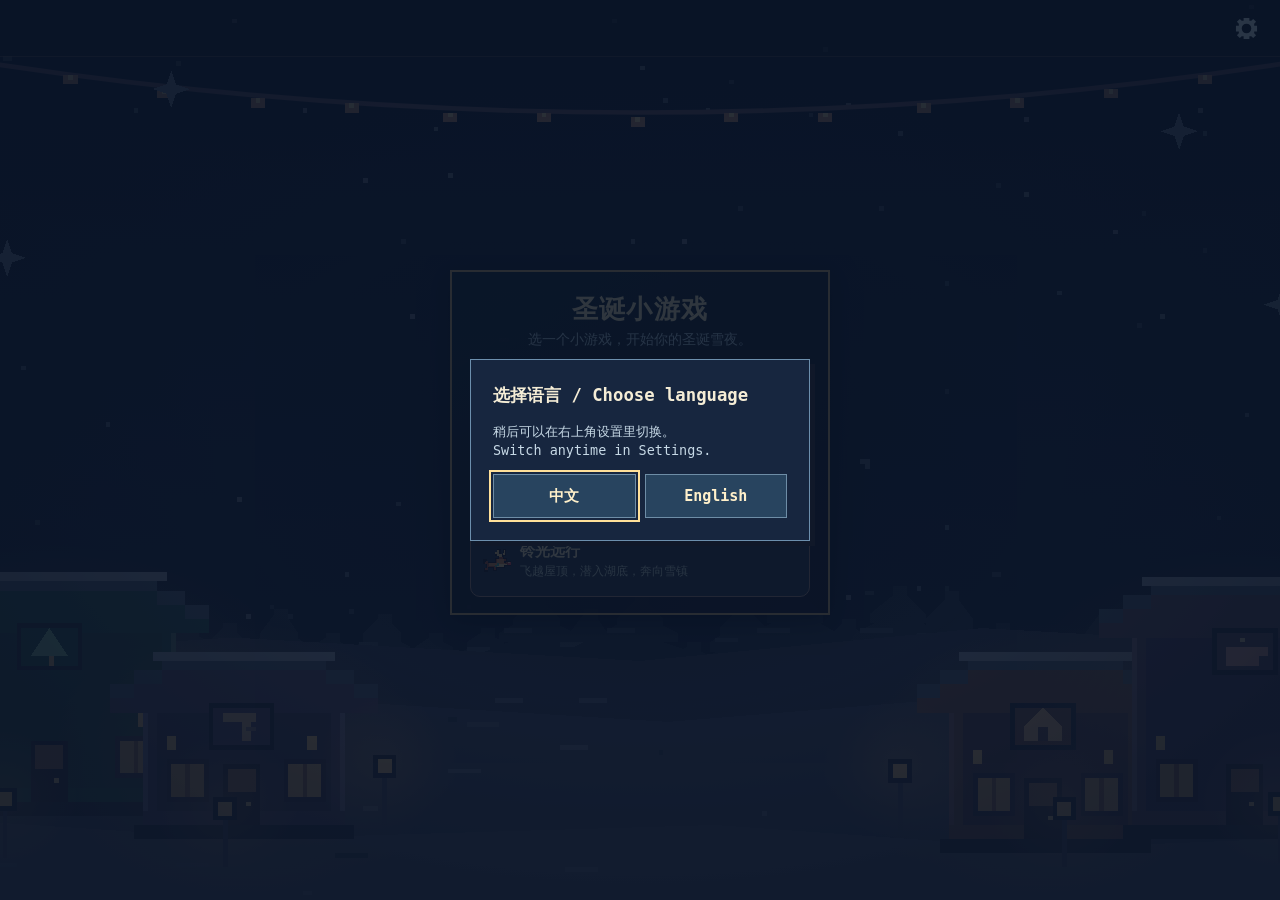
<file: index.html>
<!doctype html>
<html lang="zh-CN"><head><meta charset="utf-8"><meta name="viewport" content="width=device-width,initial-scale=1,viewport-fit=cover"><meta name="theme-color" content="#11162b"><meta name="description" content="松针雪夜圣诞小游戏合集。垒松树、造树工坊、搭姜饼屋、雪夜可可铺与铃光远行。"><title>松针雪夜 · 圣诞小游戏</title><link rel="icon" href="./assets/pixel-leaf.svg" type="image/svg+xml"><link rel="stylesheet" href="./style.css?v=bellbound-1"><script defer src="./game-core.js?v=journey-18"></script><script defer src="./locale.js?v=bellbound-1"></script><script defer src="./share.js?v=keepsake-29"></script><script defer src="./journey-finale.js?v=journey-18"></script><script defer src="./audio.js?v=audio-21" data-mode="tree"></script><script defer src="./game.js?v=cocoa-26"></script><style>.panel.settlement-panel #shareActions{grid-template-columns:repeat(3,minmax(0,1fr));gap:5px}.panel.settlement-panel #shareActions button{min-width:0;white-space:normal;overflow-wrap:anywhere;line-height:1.18}</style></head>
<body><main class="shell is-arcade" id="shell"><div class="arcade-backdrop" aria-hidden="true"></div>
<header class="mast"><h1 class="brand" data-l10n="brand">松针雪夜</h1><details id="settingsMenu" class="settings-menu"><summary id="settingsToggle" data-l10n-aria="settings" aria-label="设置"><svg viewBox="0 0 24 24" width="23" height="23" aria-hidden="true"><path fill="currentColor" d="M9 1h6v3h2l2-2 3 3-2 2v2h3v6h-3v2l2 2-3 3-2-2h-2v3H9v-3H7l-2 2-3-3 2-2v-2H1V9h3V7L2 5l3-3 2 2h2zm3 6a5 5 0 1 0 0 10 5 5 0 0 0 0-10"/></svg></summary><div class="settings"><button class="help-toggle" type="button" id="helpToggle" aria-expanded="false" aria-controls="rules"><span data-l10n="help">玩法</span></button><label class="sense" for="sensitivity"><span data-l10n="sensitivity">灵敏度</span> <select id="sensitivity" data-l10n-aria="sensitivity"><option value="low" data-l10n="low">低</option><option value="medium" selected data-l10n="medium">标准</option><option value="high" data-l10n="high">高</option></select></label><button id="languageToggle" class="language-toggle" type="button" aria-label="选择语言" data-l10n-aria="language" aria-haspopup="dialog" aria-controls="languagePicker" aria-expanded="false"><span aria-hidden="true">🌐</span><span id="languageBadge" aria-hidden="true">中</span></button><button id="music" class="sound" type="button" data-pine-audio="music" aria-pressed="true">背景音乐 · 开</button><button id="sound" class="sound" type="button" data-pine-audio="sfx" aria-pressed="true"><span>操作音效 · 开</span></button><button type="button" id="focusToggle" class="focus-toggle" aria-pressed="false" aria-label="打开放大模式">↗</button></div></details></header>
<section class="stage">
<div class="play">
<div class="frame">
<div class="screen" id="screen" data-scene="0">
<div class="journey-scenes" aria-hidden="true"><span class="journey-land journey-forest"></span><span class="journey-land journey-bridge"></span><span class="journey-land journey-village"></span><span class="journey-lit journey-forest-lit"></span><span class="journey-lit journey-bridge-lit"></span><span class="journey-lit journey-village-lit"></span></div>
<div class="readout"><div class="hud" aria-label="游戏状态" data-l10n-aria="hud"><div><span data-l10n="score">分数</span><b id="score">000</b></div><div><span data-l10n="combo">连击</span><b id="combo">0<span> / 4</span></b></div><div><span data-l10n="levels">层数</span><b id="progress">0<span> 层</span></b></div><div><span data-l10n="wobble">晃动</span><b id="risk">0<span>%</span></b></div></div>
<div class="chapter"><span id="hearts" aria-label="生命 5">♥♥♥♥♥</span><span id="wind">无风</span><b id="chapter">稳稳起步</b></div>
</div>

<button type="button" id="focusLanguageToggle" class="language-toggle focus-language" aria-label="选择语言" data-l10n-aria="language" aria-haspopup="dialog" aria-controls="languagePicker" aria-expanded="false"><span aria-hidden="true">🌐</span><span id="focusLanguageBadge" aria-hidden="true">中</span></button>
<div id="skillTip" class="skill-tip" role="status" aria-live="polite" aria-atomic="true" hidden><span id="skillTipIcon" aria-hidden="true"></span><div><strong id="skillTipTitle"></strong><small id="skillTipText"></small></div></div>
<div id="riskHint" class="risk-hint" role="status" aria-live="polite" aria-atomic="true" hidden></div>
<div class="buffs" id="buffs" hidden aria-hidden="true"></div>
<canvas id="field" aria-label="游戏场地：按左右键移动雪橇，用树顶接住松枝" data-l10n-aria="field" width="640" height="420"></canvas>
<div class="banner" id="banner" hidden aria-hidden="true"></div><div id="eventHud" class="event-hud" role="status" aria-live="polite" aria-atomic="true" hidden></div>
<canvas id="journeyFinale" width="640" height="420" aria-hidden="true" hidden></canvas>
<button id="skipFinale" class="skip-finale" type="button" data-l10n="skipFinale" hidden>跳过动画</button>
<div class="panel" id="panel"><div class="card">
<div id="panelIcon" class="panel-icon" hidden aria-hidden="true">✦</div>
<p id="panelTag" class="panel-tag" hidden></p>
<h2 id="panelTitle" data-l10n="readyTitle">圣诞小游戏</h2>
<div id="resultScore" class="result-score" hidden><strong id="resultScoreValue">0</strong><span data-l10n="scoreUnit">分</span></div>
<p id="panelText" data-l10n="readyText">选一个小游戏，开始你的圣诞雪夜。</p>
<div class="mode-grid">
<button id="start" type="button" class="mode-card tree-mode"><span data-l10n="treeGame">垒松树</span><small data-l10n="treeDesc">接松枝，垒圣诞树</small></button>
<a id="gingerbreadHome" class="workshop-home mode-card gingerbread-home" href="./gingerbread/"><span data-l10n="gingerbreadGame">搭姜饼屋</span><small data-l10n="gingerbreadDesc">接姜饼，拼出小屋</small></a>
<button id="workshopHome" class="workshop-home mode-card workshop-mode" type="button" aria-haspopup="dialog" aria-controls="workshopDialog"><span data-l10n="workshop">造树工坊</span><small data-l10n="workshopDesc">自由造树和装饰</small></button>
<a id="cocoaHome" class="workshop-home mode-card cocoa-mode" href="./cocoa/"><span data-l10n="cocoaGame">雪夜可可铺</span><small data-l10n="cocoaDesc">调热可可，招待雪夜客人</small></a>
<a class="workshop-home mode-card bellbound-mode" href="./bellbound/"><span data-l10n="bellboundGame">铃光远行</span><small data-l10n="bellboundDesc">飞越屋顶，潜入湖底，奔向雪镇</small></a>
</div>
<div id="shareActions" class="share-actions" hidden>
<button id="saveTree" type="button" aria-disabled="true"><span data-l10n="save">保存我的树</span></button>
<button id="shareTree" type="button" aria-disabled="true"><span data-l10n="share">分享</span></button>
<button id="copyTreeLink" type="button">复制游戏链接</button>
</div>
<p id="shareStatus" class="share-status" role="status" hidden></p>
<label id="shareLinkLabel" class="share-link" hidden><span data-l10n="copy">复制游戏链接</span>
<input id="shareLink" type="url" readonly spellcheck="false">
</label>

<p id="panelFine" class="panel-fine"></p>
</div><canvas id="settlementTree" width="520" height="610" hidden aria-hidden="true"></canvas></div></div>
<div class="controls" id="controls"><button id="left" type="button" aria-label="向左移动" data-l10n-aria="left"><svg viewBox="0 0 16 16" aria-hidden="true"><path fill="currentColor" d="M2 7h2V5h2V3h2v4h6v3H8v4H6v-2H4v-2H2z"/></svg></button><p><span class="deskHint"><span data-l10n="keyboard">键盘</span> <kbd>←</kbd> <kbd>→</kbd> <span data-l10n="or">或</span> <kbd>A</kbd> <kbd>D</kbd></span><span class="touchHint" data-l10n="touch">点按或长按下方左右箭头</span></p><button id="right" type="button" aria-label="向右移动" data-l10n-aria="right"><svg viewBox="0 0 16 16" aria-hidden="true"><path fill="currentColor" d="M14 7h-2V5h-2V3H8v4H2v3h6v4h2v-2h2v-2h2z"/></svg></button></div>
</div><div class="footer"><span id="best">最高 0 层 · 最高 0 分</span></div><div id="announcer" class="sr" role="status"></div>
</div><aside class="rules" id="rules" hidden aria-labelledby="rulesTitle">
<div class="rail-head"><h2 id="rulesTitle" data-l10n="help">玩法</h2><button type="button" id="helpClose" aria-label="收起玩法" data-l10n-aria="closeHelp">×</button></div>
<div class="rule"><span class="badge leaf">✿</span><span><b data-l10n="rule1">树顶接叶</b><small data-l10n="rule1body">手机用下方箭头；松枝接得越准，分越高</small></span></div>
<div class="rule"><span class="badge coal">◒</span><span><b data-l10n="rule2">别让树倒</b><small data-l10n="rule2body">松叶漏接 −10 分、−1 心</small></span></div>
<div class="rule"><span class="badge light">✦</span><span><b data-l10n="rule3">4 连准触发彩灯雨</b><small data-l10n="rule3body">平时也会掉灯串；接住可挂树、加分并稳固</small></span></div>
<div class="rule"><span class="badge power-icon">◇</span><span><b data-l10n="rule4">压缩 · 加宽 · 吸附</b><small data-l10n="rule4body">用树顶接住道具，漏接不扣分</small></span></div>
<div class="rule"><span class="badge light">♢</span><span><b data-l10n="rule5">200 分后 · 随机访客</b><small data-l10n="rule5body">小心反转和冷色驯鹿；圣诞老人会推正树底</small></span></div>
</aside>
</section></main>
<dialog id="workshopDialog" class="workshop-dialog" aria-labelledby="workshopTitle">
  <header><div><h2 id="workshopTitle" data-l10n="workshop">造树工坊</h2><p id="workshopStatus">自由搭树，不计分。</p></div><button id="workshopBack" type="button">返回首页</button></header>
  <iframe id="workshopFrame" title="造树工坊" data-l10n-title="workshop"></iframe>
</dialog>
<dialog id="languagePicker" class="language-picker" aria-labelledby="languageTitle">
  <h2 id="languageTitle">选择语言 <span lang="en">/ Choose language</span></h2>
  <p>稍后可以在右上角设置里切换。<br><span lang="en">Switch anytime in Settings.</span></p>
  <div class="language-options"><button type="button" id="languageZH" lang="zh-CN">中文</button><button type="button" id="languageEN" lang="en">English</button></div>
  <button type="button" id="languageBack" class="language-back" data-l10n="cancel" hidden>返回</button>
</dialog></body></html>
</file>
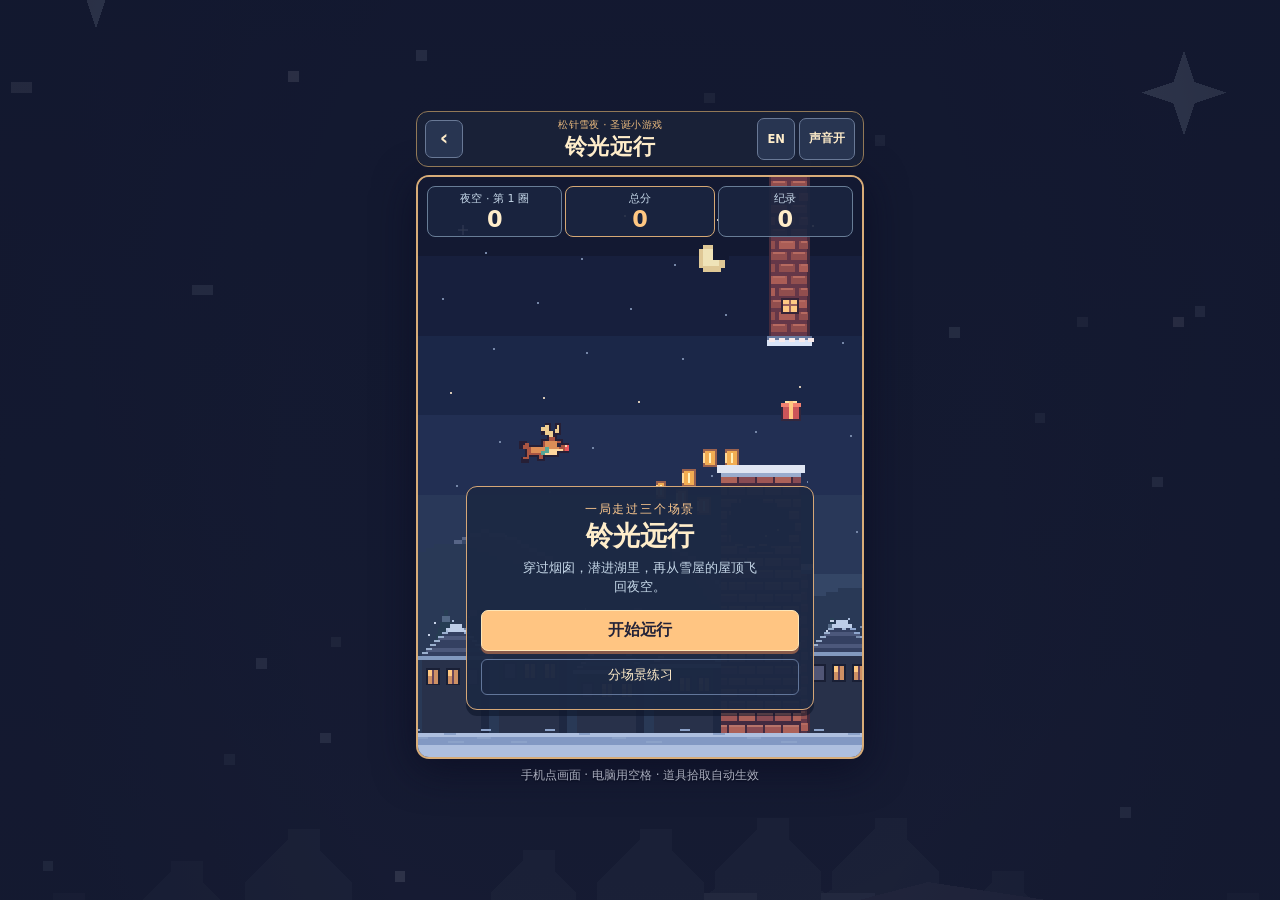
<file: bellbound/index.html>
<!doctype html>
<html lang="zh-CN"><head><meta charset="utf-8"><meta name="viewport" content="width=device-width,initial-scale=1,viewport-fit=cover">
<meta name="theme-color" content="#171f36"><meta name="description" content="从夜空钻入湖底，带着铃光回到雪镇。海陆空三段旅程，圈圈加速。">
<title>铃光远行 · Bellbound</title>
<link rel="icon" href="./deer.svg" type="image/svg+xml"><link rel="stylesheet" href="./style.css?v=release-1">
<script defer src="./core.js?v=release-1"></script><script defer src="./art.js?v=release-1"></script><script defer src="./postcard.js?v=release-1"></script><script defer src="./app.js?v=release-1"></script></head>
<body><main>
<header><a class="tool back-tool" id="arcade" href="../" aria-label="返回游戏合集" title="返回游戏合集">‹</a><div class="mast"><p data-t="brand">松针雪夜 · 圣诞小游戏</p><h1 data-t="title">铃光远行</h1></div>
<div class="tools"><button class="tool" id="lang" type="button" aria-label="Switch to English">EN</button><button class="tool" id="sound" type="button" aria-pressed="true">声音</button><button class="tool" id="pause" type="button" data-t="pause" hidden>暂停</button></div></header>
<section class="board" id="board" aria-labelledby="heading">
<canvas id="scene" width="224" height="292" aria-hidden="true"></canvas>
<div class="hud"><div><span id="world">夜空 · 第 1 圈</span><output id="collect">0</output></div><div class="score"><span data-t="score">总分</span><output id="score">0</output></div><div><span data-t="best">纪录</span><output id="best">0</output></div></div>
<div class="ann" aria-live="polite"><b id="notice" hidden></b></div>
<div class="power" aria-label="Power-ups"><span id="dash" hidden></span><span id="shield" hidden></span><span id="magnet" hidden></span></div>
<div class="overlay" id="overlay"><div class="card">
<p id="eyebrow" class="eyebrow"></p><h2 id="heading">铃光远行</h2><p id="intro"></p>
<div class="results" id="results" hidden><div><span data-t="coins">金币</span><b id="lastCoins">0</b></div><div><span data-t="fish">吃到的鱼</span><b id="lastFish">0</b></div></div>
<button id="primary" type="button" class="gold">开始远行</button>
<details id="practice" class="practice"><summary data-t="practice">分场景练习</summary><div class="stagePick"><button type="button" data-stage="air" data-t="air">夜空</button><button type="button" data-stage="sea" data-t="sea">海里</button><button type="button" data-stage="land" data-t="land">雪地</button></div></details>
<div class="resultActions" id="resultActions" hidden><button id="card" type="button" data-t="card">保存明信片</button><button id="menu" type="button" data-t="menu">回到菜单</button></div>
<button id="pauseMenu" type="button" data-t="menu" hidden>回到菜单</button>
</div></div>
<button id="tapZone" type="button" hidden aria-label="点一下移动"></button>
</section><p class="hint tipFoot" id="hint"></p>
</main><dialog id="postcardDialog" aria-labelledby="postcardHeading">
<div class="sharehead"><h2 id="postcardHeading" data-t="postcardTitle">明信片</h2><button id="closePostcard" type="button" data-t="close">关闭</button></div>
<img id="postcardPreview" width="1500" height="1000" alt="">
<div class="actions"><a class="tool gold" id="downloadPostcard" download="bellbound-postcard.png" data-t="download">下载 PNG</a></div>
</dialog></body></html>
</file>
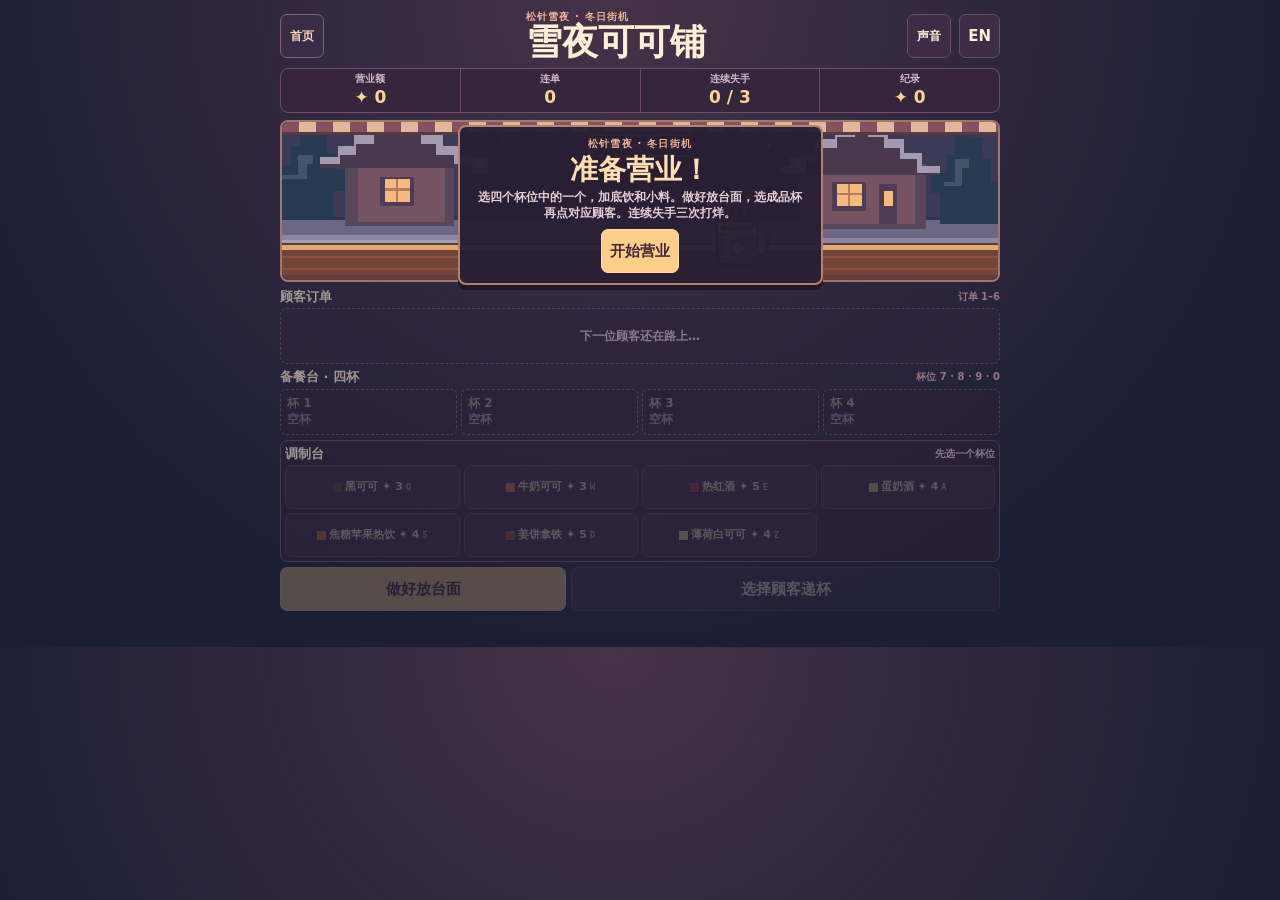
<file: cocoa/index.html>
<!doctype html><html lang="zh-CN"><head><meta charset="utf-8"><meta name="viewport" content="width=device-width,initial-scale=1,viewport-fit=cover"><meta name="theme-color" content="#251b30"><title>雪夜可可铺</title><link rel="stylesheet" href="./style.css?v=cocoa-cups-29"><script defer src="../audio.js?v=audio-21" data-mode="tree"></script><script defer src="./core.js?v=cocoa-share-28"></script><script defer src="./cup-art.js?v=cocoa-cups-29"></script><script defer src="./share-art.js?v=cocoa-cups-29"></script><script defer src="./cocoa-share.js?v=cocoa-share-28"></script><script defer src="./app.js?v=cocoa-cups-29"></script></head><body>
<main>
<header><a class="home" href="../" data-t="home">首页</a><div><span class="label" data-t="brand">松针雪夜 · 冬日街机</span><h1 data-t="title">雪夜可可铺</h1></div><div class="tools"><details id="audioSettings"><summary id="soundLabel" data-t="sound">声音</summary><div><label><input type="checkbox" id="music" checked><span data-t="music">背景音乐</span></label><label><input type="checkbox" id="sfx" checked><span data-t="sfx">操作音效</span></label></div></details><button id="language" aria-label="Switch to English">EN</button><button id="pause" data-t="pause" hidden>暂停</button></div></header>
<section class="hud"><div><small data-t="money">营业额</small><output id="money">0</output></div><div><small data-t="streak">连单</small><output id="streak">0</output></div><div><small data-t="fails">连续失手</small><output id="fails">0 / 3</output></div><div><small data-t="best">纪录</small><output id="best">0</output></div></section>
<section class="scene" aria-hidden="true"><div class="skyArt"></div><div class="awning"></div><div class="shopSign">✦ COCOA ✦</div><div id="patron"></div><div class="counter"></div><div id="counterDisplay" hidden></div><div class="cup" id="mixCup"><span id="mixCupArt"></span><div class="steam"><i></i><i></i><i></i></div><div id="liquid"></div><span id="garnish"></span></div></section>
<div id="overlay" class="overlay" data-screen="ready"><div><p class="label" data-t="brand">松针雪夜 · 冬日街机</p><h2 id="banner"></h2><p id="intro"></p><div class="honors" id="honors" hidden><div><span data-t="money">营业额</span><output id="finalMoney">0</output></div><div><span data-t="served">完成</span><output id="finalServed">0</output></div><div><span data-t="tips">小费</span><output id="finalTips">0</output></div></div><p id="breakdown" hidden></p><button id="start" class="gold"></button><button id="openShare" hidden>分享今晚的吧台</button><button id="restart" data-t="retry" hidden>重新开局</button><button id="skipAnimation" data-t="skip" hidden>跳过动画</button></div></div>
<section id="kitchen" inert>
<div class="section-title"><h2 data-t="orders">顾客订单</h2><span data-t="orderKeys">订单键 1–6</span></div><div id="orders"></div>
<div class="section-title"><h2 data-t="cups">备餐台 · 四杯</h2><span data-t="cupKeys">杯位键 7、8、9、0</span></div><div id="cups"></div>
<div class="bench"><div class="section-title"><h2 data-t="mix">调制台</h2><span id="formula"></span></div><p id="reaction" class="label" hidden></p><div id="ingredients"></div></div>
<div class="actions"><button id="seal" class="gold" data-t="seal">做好放台面</button><button id="serve" data-t="serve">选择顾客递杯</button></div>
</section><p id="feedback" role="status" aria-live="polite"></p>
<dialog id="shareDialog"><div class="share-head"><h2 id="shareTitle">今晚的热饮吧台</h2><button id="closeShare" autofocus>关闭</button></div><canvas id="sharePoster" width="900" height="1080" role="img"></canvas><div class="share-actions"><button id="saveShare" class="gold">保存 PNG</button><button id="nativeShare">分享</button><button id="copyShare">复制游戏链接</button></div><p id="shareFeedback" role="status"></p><input id="manualShare" type="url" readonly hidden></dialog></main></body></html>
</file>
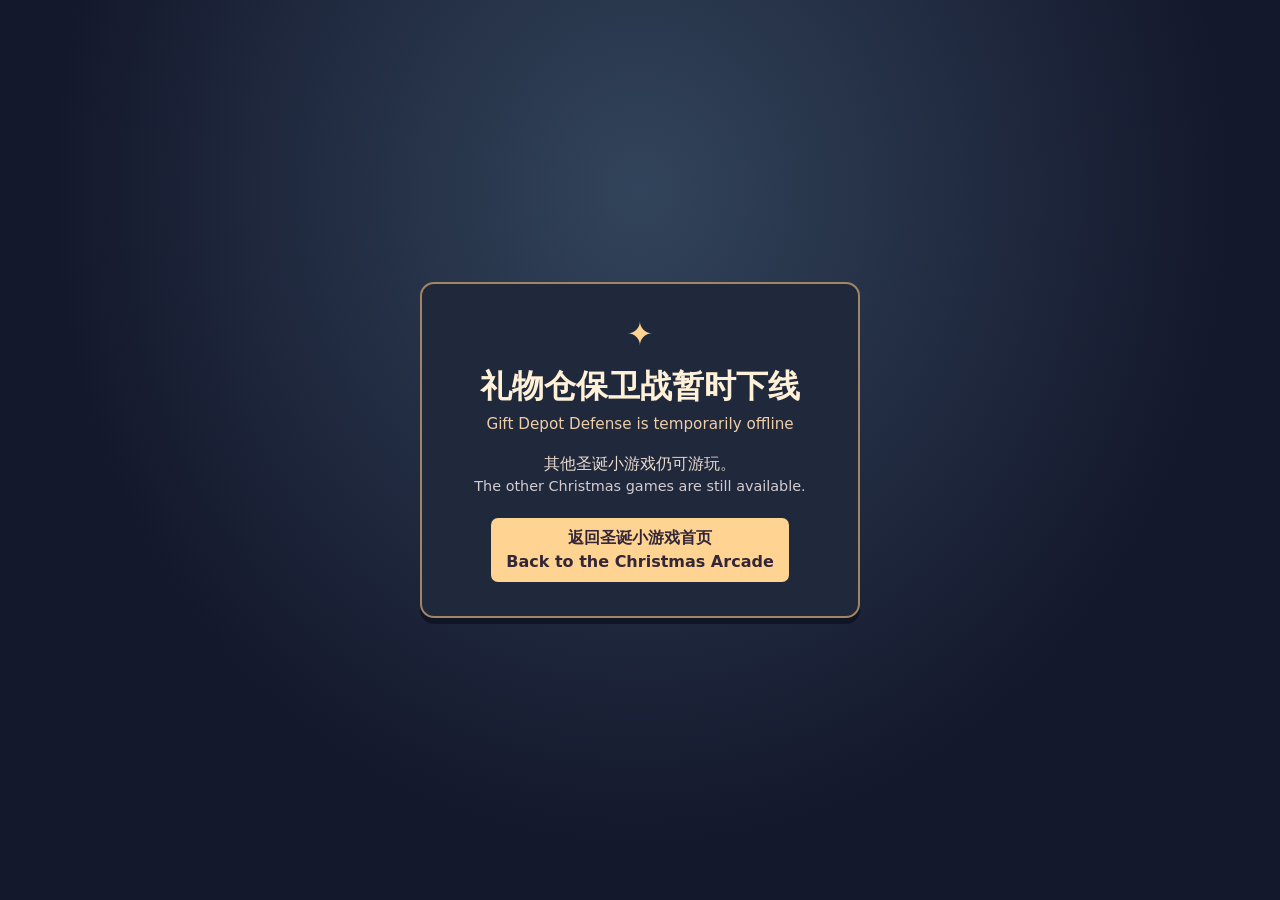
<file: gift-defense/index.html>
<!doctype html>
<html lang="zh-CN">
<head>
  <meta charset="utf-8">
  <meta name="viewport" content="width=device-width, initial-scale=1, viewport-fit=cover">
  <meta name="theme-color" content="#14182c">
  <title>礼物仓保卫战暂时下线 | Gift Depot Defense</title>
  <style>
    :root{color-scheme:dark}*{box-sizing:border-box}
    body{margin:0;min-height:100vh;min-height:100svh;display:grid;place-items:center;padding:20px;background:radial-gradient(ellipse at 50% 21%,#32445b,transparent 65%),#14182c;color:#fff1d8;font:500 1rem/1.5 system-ui,sans-serif}
    main{width:min(100%,440px);padding:clamp(20px,6vw,34px);background:#20283c;border:2px solid #a38463;border-radius:14px;text-align:center;box-shadow:0 6px #101526}
    .star{color:#ffd391;font-size:2rem;line-height:1}
    h1{margin:12px 0 3px;font-size:clamp(1.4rem,6vw,2rem)}
    .translated{margin:0;color:#eecea8;font-size:.95rem}
    .note{margin:16px 0 20px;color:#eadccf}
    .note span{display:block;color:#d2ccd1;font-size:.9rem}
    a{display:inline-grid;align-content:center;min-height:46px;padding:8px 15px;border-radius:7px;background:#ffd391;color:#322638;font-weight:750;text-decoration:none}
    a:focus-visible{outline:3px solid #fff;outline-offset:4px}
  </style>
</head>
<body>
  <main>
    <div class="star" aria-hidden="true">✦</div>
    <h1>礼物仓保卫战暂时下线</h1>
    <p class="translated" lang="en">Gift Depot Defense is temporarily offline</p>
    <p class="note">其他圣诞小游戏仍可游玩。<span lang="en">The other Christmas games are still available.</span></p>
    <a href="../">返回圣诞小游戏首页 <span lang="en">Back to the Christmas Arcade</span></a>
  </main>
</body>
</html>
</file>
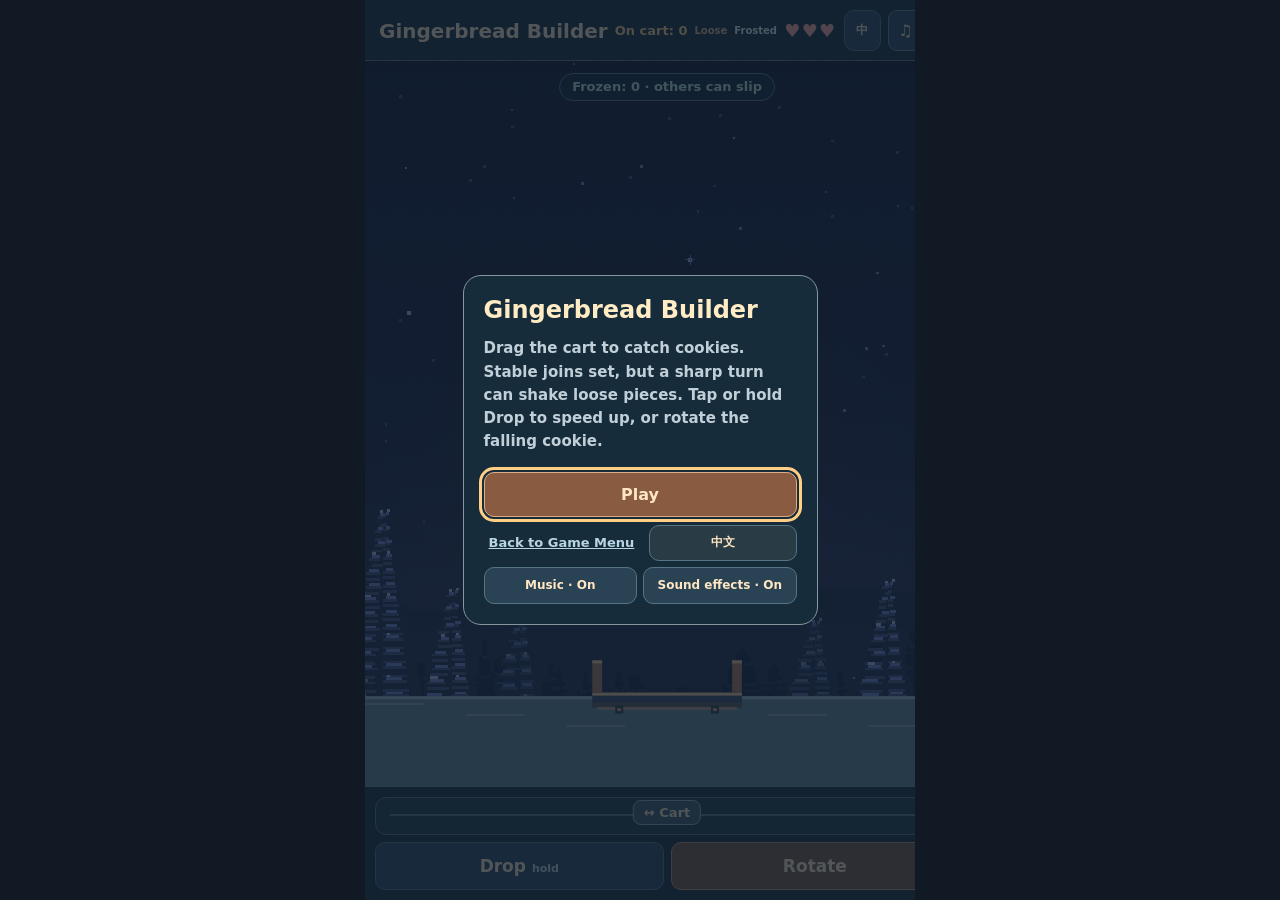
<file: gingerbread/index.html>
<!doctype html><html lang="zh-CN"><meta charset="utf-8"><meta name="viewport" content="width=device-width,initial-scale=1,viewport-fit=cover"><title>搭姜饼屋</title><script defer src="../audio.js?v=audio-21" data-mode="gingerbread"></script><meta name="description" content="接住姜饼，拼起你的雪夜小屋。"><link rel="canonical" href="https://kendrick-stein.github.io/christmas-elf-game/gingerbread/">
<style>
*{box-sizing:border-box}body{margin:0;background:#101924;color:#ffe6c2;font:600 16px system-ui,sans-serif;overflow:hidden}button{font:inherit;color:inherit;background:#294355;border:1px solid #567486;border-radius:10px;cursor:pointer;min-height:45px;touch-action:manipulation;-webkit-tap-highlight-color:transparent}button:focus-visible{outline:3px solid #ffcf86;outline-offset:2px}button:disabled{opacity:.4;cursor:default}.app{height:100vh;height:100dvh;max-width:550px;position:relative;margin:auto;display:grid;grid-template-rows:auto 1fr auto;overflow:hidden;background:#202d45}header{padding:calc(10px + env(safe-area-inset-top)) 14px 9px;background:#152735;display:flex;align-items:center;gap:12px;z-index:1;border-bottom:1px solid #587281}h1{font-size:21px;margin:0 auto 0 0}header button{font-size:14px;padding:0 10px}#score{color:#ffca87;font-variant-numeric:tabular-nums}.arena{min-height:0;position:relative}canvas{width:100%;height:100%;display:block}.msg{position:absolute;top:12px;left:50%;transform:translateX(-50%);pointer-events:none;background:#142636dc;border:1px solid #587080;border-radius:999px;padding:5px 12px;white-space:nowrap;color:#bde7d0;font-size:13px}.controls{display:grid;grid-template-columns:repeat(3,1fr);gap:7px;padding:10px 10px calc(10px + env(safe-area-inset-bottom));background:#152835;user-select:none;-webkit-user-select:none;-webkit-touch-callout:none}.controls button{min-height:55px;font-size:17px;touch-action:none}.controls button:last-child{background:#765540;border-color:#bc916c}.screen{position:absolute;inset:0;background:#112031ba;display:grid;place-items:center;z-index:3;padding:20px}.sheet{width:min(100%,355px);border:1px solid #8498a0;border-radius:18px;background:#172c3b;padding:20px}.sheet p{color:#c1d0d8;font-size:15px;line-height:1.55;margin:13px 0 18px}.sheet h2{margin:0;color:#ffebc4}.sheet .row{display:flex;flex-wrap:wrap;gap:7px}.sheet button{flex:1;padding:0 9px}.sheet button.primary{background:#895c42;border-color:#deac85}.screen[hidden]{display:none}.screen[data-mode=capped],.screen[data-mode=collapse]{align-items:end;padding-bottom:calc(87px + env(safe-area-inset-bottom));background:linear-gradient(0deg,#112031d0,transparent 65%);pointer-events:none}.screen .sheet{pointer-events:auto}.sr{position:absolute;clip:rect(0,0,0,0);width:1px;height:1px;overflow:hidden} @media (max-width:350px){h1{font-size:17px}header{gap:7px}header button{padding:0 7px}} 
.screen[data-mode=capped],.screen[data-mode=collapse]{background:#152734;align-items:center;padding:12px 12px calc(12px + env(safe-area-inset-bottom));pointer-events:auto;overflow:auto}.screen[data-mode=capped] .sheet,.screen[data-mode=collapse] .sheet{width:min(100%,470px);margin:auto;padding:12px 14px;background:linear-gradient(165deg,#233b4c,#172a38 70%);border-color:#647886;box-shadow:0 15px 45px #0b1521}.result-tag{font-size:12px;letter-spacing:.13em;color:#eabb91;margin:4px 0}.result h2{font-size:21px}.result-score{display:flex;align-items:baseline;gap:6px;color:#ffca8c;font-size:14px}.result-score strong{font-size:38px;font-variant-numeric:tabular-nums;line-height:1.04}.result figure{margin:10px 0 11px;height:min(49dvh,435px);min-height:155px;border-radius:11px;background:#142639;padding:3px;overflow:hidden;border:1px solid #475f71}.result figure canvas{object-fit:contain}.sheet .result-fine{margin:7px 0;font-size:12px;line-height:1.35;color:#bbccd3}.result-actions{display:grid;grid-template-columns:1fr 1fr;gap:6px;margin-top:6px}.result-actions button{font-size:14px;padding:0 4px}.result .row button.primary{margin-top:1px}.result .share-status{margin:7px 0 0;min-height:16px;color:#f3cf9b;font-size:12px}.result[hidden],.result-actions[hidden],.row [hidden]{display:none}.screen.is-result #dialogCopy{display:none}
@media (max-height:610px){.result figure{height:39dvh}.result-score strong{font-size:30px}}
.arena{touch-action:none}.controls{grid-template-columns:repeat(2,1fr);gap:7px}.controls small{font-size:11px;color:#c6d6d5}.cart-handle{grid-column:1/-1;position:relative;height:38px;border:1px solid #506f80;border-radius:11px;background:#1d3340;touch-action:none;cursor:ew-resize}.cart-handle:before{content:"";position:absolute;inset:16px 14px auto;height:2px;background:#587687}.cart-handle span{position:absolute;top:2px;left:50%;transform:translateX(-50%);background:#405867;border:1px solid #9bacb1;border-radius:8px;padding:4px 10px;white-space:nowrap;font-size:13px;pointer-events:none}#hearts{font-size:18px;color:#ffa79b;letter-spacing:.07em;min-width:53px;text-align:center}.controls button{min-height:48px}.controls button:active{background:#9b684b}canvas{touch-action:none}
.ice-key{font-size:10px;white-space:nowrap;color:#e1b18a}.ice-key b{color:#b8eaf5;font-weight:700}.ice-key b:before{content:' ';white-space:pre} @media(max-width:340px){.ice-key{font-size:9px}}
.next-box{position:absolute;top:49px;right:9px;min-width:74px;min-height:41px;padding:4px 6px 4px 8px;display:grid;grid-template-columns:auto auto;align-items:center;gap:5px;border:1px solid #627382;border-radius:8px;background:#172a38eb;color:#ebc9a5;font-size:10px;pointer-events:none}.next-box small{grid-column:1/-1;color:#bae6f2;text-align:center;font-size:9px;letter-spacing:.01em}.next-box[hidden],.next-box small[hidden]{display:none}.ice-key b{color:#e8f4ec}
header{gap:7px}header h1{min-width:0;overflow:hidden;text-overflow:ellipsis;font-size:clamp(13px,3.9vw,20px);white-space:nowrap}header button{padding:0 7px;min-height:41px}.language{font-size:12px;min-width:37px}.ice-key{display:none}@media(min-width:460px){.ice-key{display:inline}}#score{font-size:13px;white-space:nowrap}.home-link{display:block;text-align:center;margin:10px 0 0;color:#b9d4e4;font-size:13px;padding:5px}.copy-link{grid-column:1/-1;min-height:39px}.msg{max-width:94%;white-space:normal;text-align:center;width:max-content;line-height:1.2}.finale-controls{position:absolute;z-index:2;inset:auto 14px calc(109px + env(safe-area-inset-bottom));display:flex;align-items:center;justify-content:space-between;gap:8px;pointer-events:none}.finale-controls[hidden]{display:none}.finale-controls output{border-radius:8px;background:#172a3beb;color:#ffe5bb;font-size:13px;padding:8px 10px}.finale-controls button{pointer-events:auto;padding:0 12px;font-size:13px;background:#293d4a;border-color:#967964}
.result-nav{display:flex;align-items:center;justify-content:center;gap:10px;margin:8px 0 0}.result-nav .home-link{margin:0}.sheet .screen-language{min-height:36px;font-size:12px;padding:4px 9px;background:#293c45}
.audio-menu{position:relative;z-index:8}.audio-menu summary{list-style:none;display:grid;place-items:center;min-width:35px;min-height:41px;cursor:pointer;border:1px solid #6c8594;border-radius:9px;background:#294355;color:#ffe5b2}.audio-menu summary::-webkit-details-marker{display:none}.audio-menu>div{position:absolute;right:0;top:45px;min-width:153px;padding:6px;display:grid;gap:5px;background:#182b3a;border:1px solid #748995;border-radius:9px}.audio-menu:not([open])>div{display:none}.audio-menu button,.sheet .audio-sheet button{min-height:37px;font-size:12px;white-space:nowrap}.audio-sheet{display:flex;justify-content:center;gap:6px;margin-top:6px}.sheet .audio-sheet button{padding:0 7px}.audio-menu button[aria-pressed=false],.audio-sheet button[aria-pressed=false]{color:#afc2cf}@media(max-width:370px){header{gap:5px;padding-left:7px;padding-right:7px}.language{min-width:33px}.audio-menu summary{min-width:30px}#hearts{font-size:15px;min-width:40px}#score{font-size:11px}}

/* Final share panel: the preview is the very same canvas that is saved. */
.screen.is-result{padding:12px 12px calc(12px + env(safe-area-inset-bottom));overscroll-behavior:contain;background:radial-gradient(ellipse at 50% 15%,#324758,#152734 69%)}
.screen.is-result .sheet{width:min(100%,474px);padding:15px 16px;border-color:#807b80;border-radius:15px}
.screen.is-result #dialogTitle{font-size:clamp(21px,5vw,27px);line-height:1.15}
.screen.is-result .result-tag{margin:5px 0 0}
.screen.is-result .result-summary{display:flex;align-items:center;justify-content:space-between;flex-wrap:wrap;gap:4px 10px;margin:2px 0 10px}
.screen.is-result .result-score{font-size:13px;white-space:nowrap}.screen.is-result .result-score strong{font-size:22px}
.screen.is-result .result-fine{margin:0;color:#bcccd4;font-size:11px}
.screen.is-result figure{min-height:0;height:auto;display:grid;place-items:center;margin:0 auto 10px;padding:0;border:0;background:none;max-width:min(100%,36dvh);overflow:visible}
.screen.is-result figure canvas{height:auto;aspect-ratio:3/4;border-radius:8px;box-shadow:0 5px 18px #0a1420;touch-action:auto}
.screen.is-result .result-actions{gap:8px;margin:0}.screen.is-result .result-actions button{min-height:44px}
.screen.is-result #save{background:#9a6243;border-color:#efbf8e;color:#fff5dd}
.screen.is-result #copyLink{grid-column:auto;background:none;border-color:transparent;color:#c0d8e4;font-size:12px}
.screen.is-result .row{margin-top:2px;display:grid;grid-template-columns:1fr 1fr;gap:8px}.screen.is-result .row button{min-height:44px}
.row:not(:has(#copyLink:not([hidden]))) {grid-template-columns:1fr}.screen.is-result #start{order:0;border-color:#67878e;background:#2e495a;font-size:14px}
.screen.is-result .result-nav{margin:7px 0 0}.screen.is-result .audio-sheet{display:none}
.screen.is-result .share-status{margin:4px 0 0;line-height:1.35;font-size:12px;overflow-wrap:anywhere}
.screen.is-result .share-url{width:100%;font:inherit;font-size:13px;color:#f2dbc1;background:#102131;border:1px solid #718997;border-radius:6px;padding:7px;margin:5px 0 0}
@media(max-height:600px){.screen.is-result figure{max-width:min(100%,32dvh)}}
</style>
<main class="app"><header><h1 id="brand">搭姜饼屋</h1><span id="score" aria-label="车上姜饼">车上 0</span><span class="ice-key" id="iceLegend" aria-label="普通姜饼可滑，蓝白糖霜表示冻结"><span id="normalKey">普通可滑</span> <b id="freezeKey">白霜冻结</b></span><span id="hearts" role="status" aria-label="剩余 3 心">♥♥♥</span><button id="language" class="language" aria-label="切换语言">EN</button><details class="audio-menu"><summary id="audioOptions" aria-label="音频设置">♫</summary><div><button type="button" data-pine-audio="music">背景音乐 · 开</button><button type="button" data-pine-audio="sfx">操作音效 · 开</button></div></details><button id="pause" aria-label="暂停">Ⅱ</button></header>
<div class="arena"><canvas id="field" role="img" aria-label="姜饼屋叠放区域"></canvas><output class="msg" id="message" aria-live="polite">拖推车去接住姜饼</output><div class="next-box" id="nextBox" hidden role="img" aria-label="下一块"><span id="nextLabel">下一块</span><svg id="nextIcon" width="35" height="28" viewBox="0 0 32 26" aria-hidden="true"></svg><small id="nextCondition" hidden>接住后掉糖霜</small></div></div>
<footer class="controls"><div id="cartHandle" class="cart-handle" tabindex="0" role="slider" aria-label="推车把手，拖动或使用左右键" aria-valuemin="0" aria-valuemax="100" aria-valuenow="50"><span id="cartThumb">↔ 推车</span></div><button id="drop"><span id="dropLabel">下落</span> <small id="holdLabel">可长按</small></button><button id="rotate">旋转</button></footer>
<div id="finaleControls" class="finale-controls" hidden><output id="finaleStatus" aria-live="polite"></output><button id="skipFinale" type="button">跳过动画</button></div>
<section id="screen" class="screen"><div class="sheet" role="dialog" aria-modal="true" aria-labelledby="dialogTitle"><h2 id="dialogTitle">搭姜饼屋</h2><p id="dialogCopy">拖动推车接姜饼。接触够宽会先粘住，贴稳后更牢，移动时仍可微滑；大幅甩车会甩掉薄粘块。点按或长按「下落」加速，也可以旋转。</p><div class="result" id="result" hidden><div id="resultTag" class="result-tag" aria-hidden="true">✦  雪夜留影  ✦</div><div class="result-summary"><div class="result-score"><strong id="resultScore">0</strong><span id="resultUnit">块留存</span></div><p id="resultFine" class="result-fine"></p></div><figure><canvas id="resultHouse" role="img" aria-label="本局实际留下的姜饼屋以及屋顶和彩灯"></canvas></figure></div><div id="resultActions" class="result-actions" hidden><button id="save" disabled>保存图片</button><button id="share" disabled>分享图片</button></div><div class="row"><button class="primary" id="start">开始</button><button id="copyLink" class="copy-link" type="button" hidden>复制游戏链接</button></div><div class="result-nav"><a id="homeLink" class="home-link" href="../">返回游戏首页</a><button id="screenLanguage" class="screen-language" type="button" aria-label="切换语言">English</button></div><div class="audio-sheet"><button type="button" data-pine-audio="music">背景音乐 · 开</button><button type="button" data-pine-audio="sfx">操作音效 · 开</button></div><p id="shareStatus" class="share-status" role="status" hidden></p><input id="shareUrl" class="share-url" type="url" readonly hidden aria-label="游戏链接"></div></section>
</main>
<script id="engine">
const GB=(()=>{
 const SHAPES={L:[[0,0],[1,0],[0,1],[0,2]],T:[[0,0],[1,0],[2,0],[1,1]],Z:[[0,0],[1,0],[1,1],[2,1]],S:[[1,0],[2,0],[0,1],[1,1]],O:[[0,0],[1,0],[0,1],[1,1]],I:[[0,0],[1,0],[2,0],[3,0]],J:[[0,0],[1,0],[1,1],[1,2]],U:[[0,0],[1,0],[2,0],[0,1],[2,1]],D:[[0,0],[4,0],[0,1],[4,1],[0,2],[1,2],[3,2],[4,2],[0,3],[1,3],[2,3],[3,3],[4,3]],N:[[0,0],[1,0],[0,1],[1,1],[0,2],[1,2],[0,3],[1,3]],M:[[0,0],[1,0],[2,0],[3,0],[4,0],[5,0]],R:[[0,0],[1,0],[0,1],[1,1],[0,2],[1,2],[1,3]]};
 const SEQ=['D','N','R','M','J','I','M','U','T','Z','N','L','O','S','M','D'],OPEN=[14.5,12.5,19.5,14.55],DECOR=['bulb','wreath','garland'],ITEM_NAMES={P:'补缝饼干',F:'急凝糖霜',bulb:'彩灯',wreath:'圣诞花环',garland:'彩色灯带'};
 const LIMIT=34,TRAY=[-5.20,5.20],TRAVEL=[6.06,27.94],MID=17,EPS=.00001,ICE=.12,BOND_TIME=.86,HP=3,RAIL_HEIGHT=2.24,VIEW=42;
 const clamp=(v,a,b)=>Math.max(a,Math.min(b,v)), toward=(from,to,step)=>from+clamp(to-from,-step,step);
 const ov=(a,b,c,d)=>Math.min(b,d)-Math.max(a,c);
 const spin=a=>{const b=a.map(([x,y])=>[-y,x]),m=Math.min(...b.map(i=>i[0])),n=Math.min(...b.map(i=>i[1]));return b.map(([x,y])=>[x-m,y-n]);};
 const world=(p,x=p.x,y=p.y)=>p.cells.map(([a,b])=>[a+x,b+y]);
 const top=s=>{let t=0;for(const p of s.stack)for(const [,z] of p.cells)t=Math.max(t,p.y+z+1);return t;};
 const center=p=>world(p).reduce((n,c)=>n+c[0]+.5,0)/p.cells.length;
 function tray(s,at=s.cart.x){const a=at+TRAY[0],b=at+TRAY[1];return [[a,-.96,b,0,-1],[a,0,a+.68,RAIL_HEIGHT,-2],[b-.68,0,b,RAIL_HEIGHT,-3]];}
 function obstacles(s,subject,live=false){
  const a=tray(s);
  for(const p of (live&&s.active?s.stack.concat(s.active):s.stack)){if(p===subject)continue;for(const [x,y] of world(p))a.push([x,y,x+1,y+1,p.id]);}
  return a;
 }
 function intersects(p,x,y,a,fx=x,fy=y){
  return world(p).some(([u,v])=>{u-=p.x;v-=p.y;
   const lo=Math.min(x,fx)+u,hi=Math.max(x,fx)+u+1,bot=Math.min(y,fy)+v,end=Math.max(y,fy)+v+1;
   return a.some(([b,d,c,e])=>ov(lo,hi,b,c)>EPS&&ov(bot,end,d,e)>EPS);
  });
 }
 // Leading surfaces only; swept axis movement stops at the genuine first contact.
 function sweepY(p,down,a){
  if(down<=0)return 0;
  let travel=down;
  for(const [x,y] of world(p))for(const [l,,r,t] of a){
   const gap=y-t;if(gap>=-EPS&&gap<travel&&ov(x,x+1,l,r)>EPS)travel=Math.max(0,gap);
  }
  return travel;
 }
 function sweepX(p,dx,a){
  if(Math.abs(dx)<EPS)return 0;let travel=Math.abs(dx);
  for(const [x,y] of world(p))for(const [l,b,r,t] of a){
   if(ov(y,y+1,b,t)<=EPS)continue;
   const gap=dx>0?l-(x+1):x-r;
   if(gap>=-EPS&&gap<travel)travel=Math.max(0,gap);
  }
  return Math.sign(dx)*travel;
 }
 function contacts(p,a){
  const out=[];
  for(const [x,y] of world(p))for(const [l,,r,t,id] of a)if(Math.abs(y-t)<=EPS&&ov(x,x+1,l,r)>EPS)out.push({x0:Math.max(x,l),x1:Math.min(x+1,r),y,parent:id});
  return out;
 }
 function connected(s){
  const kept=new Set();
  let changed=true;
  while(changed){changed=false;
   for(const p of s.stack){if(kept.has(p.id))continue;
    if(contacts(p,obstacles(s,p)).some(k=>k.parent<0||kept.has(k.parent))){kept.add(p.id);changed=true;}
   }
  }return s.stack.filter(p=>kept.has(p.id));
 }
 function make(){const s={stack:[],active:null,hearts:HP,mode:'playing',flash:'',cart:{x:MID,target:MID,v:0},turn:0,landed:0,next:0,debris:null,time:0,drop:false,id:0};spawn(s);return s;}
 function dueItem(s,n){
  if(n>=4&&(n-4)%5===0&&s.patchAt!==n)return 'P';
  if(n>0&&n%4===0&&s.frostAt!==n)return 'F';
  if((n===2||n===5||(n>=7&&(n-7)%3===0))&&s.decorAt!==n)return DECOR[(s.decorTurns||0)%DECOR.length];
  return '';
 }
 function spawn(s){
  const pattern=[-.7,-1.3,-.2,-1.2,.65,-1.9,2.7,-2.3,1.3,-3.4,3.9,-1.6];
  const kind=dueItem(s,s.landed)||SEQ[s.turn%SEQ.length],item=!!ITEM_NAMES[kind];
  if(kind==='P'){s.patchAt=s.landed;s.flash='补缝饼干来了 · 接到屋子上试试';}
  else if(kind==='F'){s.frostAt=s.landed;s.flash='急凝糖霜来了 · 冻结命中周围的接触区';}
  else if(item){s.decorAt=s.landed;s.decorTurns=(s.decorTurns||0)+1;s.flash=ITEM_NAMES[kind]+'来了 · 接在姜饼上 · 漏掉不扣心';}
  const iw=kind==='wreath'?2:kind==='garland'?3:1;
  const cells=item?Array.from({length:iw},(_,i)=>[i,0]):SHAPES[kind];
  const x=item?clamp(s.cart.x+(kind==='P'?2.30:-(iw===1?.35:iw*.5)),0,LIMIT-iw):OPEN[s.turn]??MID+pattern[s.turn%pattern.length]*(s.turn<4?1:Math.min(2.05,1+s.turn*.085));
  s.active={id:++s.id,x,y:top(s)+(s.turn===0?15:14.2),cells,kind,item,window:kind==='N'||kind==='R',reserved:kind==='D'?[[1,0],[2,0],[3,0],[1,1],[2,1],[3,1],[2,2]]:null,vx:0,vy:0,dwell:0,bond:null,tack:null,coolUntil:0};
  if(!item||kind==='F')s.turn++;
 }
 function nextPreview(s){
  if(s.mode!=='playing')return {kind:'',bonus:''};
  const pending=dueItem(s,s.landed);
  const bonus=s.active&&!s.active.item&&!pending?dueItem(s,s.landed+1):'';
  return {kind:pending||SEQ[s.turn%SEQ.length],bonus};
 }
 function target(s,x){if(Number.isFinite(x))s.cart.target=clamp(x,...TRAVEL);}
 function rotate(s){
  const p=s.active;if(s.mode!=='playing'||!p||p.item)return false;
  const cells=spin(p.cells),q={...p,cells};if(cells.some(([x])=>p.x+x<0||p.x+x+1>LIMIT)||intersects(q,q.x,q.y,obstacles(s)))return false;
  if(p.reserved){const maxY=Math.max(...p.cells.map(c=>c[1]));p.reserved=p.reserved.map(([x,y])=>[maxY-y,x]);}
  p.cells=cells;return true;
 }
 function bind(s,p,c,instant=false){
  // Real joint only. Store local span on the child so it rides the whole tree.
  if(p.bond||!c||c.x1-c.x0<ICE)return false;
  p.bond={parent:c.parent,a:c.x0-p.x,b:c.x1-p.x,z:c.y-p.y,instant};p.vx=0;p.vy=0;return true;
 }
 function iced(s,p,y){
  const hit=contacts({...p,y},obstacles(s)).sort((a,b)=>(b.x1-b.x0)-(a.x1-a.x0)||b.parent-a.parent)[0];
  if(!hit){s.flash='糖霜没接住 · 不扣心';return false;}
  const cx=(hit.x0+hit.x1)/2,cy=hit.y,radius=3.35;
  const near=q=>world(q).some(([x,yy])=>Math.hypot(clamp(cx,x,x+1)-cx,clamp(cy,yy,yy+1)-cy)<=radius+EPS);
  const fixed=anchors(s,true),queue=[],seen=new Set(),selected=[];
  if(hit.parent<0){
   const a=s.cart.x,lo=clamp(cx-a-.8,TRAY[0],TRAY[1]),hi=clamp(cx-a+.8,TRAY[0],TRAY[1]);
   (s.trayFrost??=[]).push({lo,hi,y:cy});if(s.trayFrost.length>4)s.trayFrost.shift();
   for(const q of s.stack)if(near(q)&&contacts(q,obstacles(s,q)).some(c=>c.parent===hit.parent&&c.x1-c.x0>=ICE))queue.push({q,hops:0});
  }else{
   const q=s.stack.find(q=>q.id===hit.parent);if(q)queue.push({q,hops:0});
  }
  function touch(q,r){
   return world(q).some(([x,z])=>world(r).some(([xx,zz])=>
    (((Math.abs(x+1-xx)<=EPS||Math.abs(xx+1-x)<=EPS)&&ov(z,z+1,zz,zz+1)>=ICE-EPS)||
     ((Math.abs(z+1-zz)<=EPS||Math.abs(zz+1-z)<=EPS)&&ov(x,x+1,xx,xx+1)>=ICE-EPS))));
  }
  while(queue.length&&selected.length<5){
   const {q,hops}=queue.shift();if(seen.has(q.id)||!near(q))continue;seen.add(q.id);
   if(!fixed.has(q.id)){
    const contact=contacts(q,obstacles(s,q)).filter(c=>c.parent<0||fixed.has(c.parent)).sort((a,b)=>b.x1-b.x0-(a.x1-a.x0))[0];
    if(!bind(s,q,contact,true))continue;fixed.add(q.id);
   }
   if(!q.frozen){
    if(q.tack){
     const j=q.tack;q.tack=null;bind(s,q,{parent:j.parent,x0:q.x+j.a,x1:q.x+j.b,y:q.y+j.z},true);
    }
    if(q.bond){q.bond.instant=true;q.frozen=true;q.frozenAt=s.time;q.frozenX=q.x-s.cart.x;selected.push(q);}
   }
   if(hops<2)for(const r of s.stack){if(!seen.has(r.id)&&near(r)&&touch(q,r))queue.push({q:r,hops:hops+1});}
  }
  s.iceWave={x:cx-s.cart.x,y:cy,until:s.time+.58};
  s.flash=selected.length?'局部冻结 '+selected.length+' 块 · 白霜接缝不再滑动':hit.parent<0?'推车结霜 · 附近没有可冻结的姜饼':'接触区域已经冻结或还没有可靠支撑';
  return selected.length>0||hit.parent<0;
 }
 const patchCells=s=>s.stack.flatMap(p=>p.cells.map(([a,b],i)=>({p,i,x:p.x+a,y:p.y+b})));
 function patchRegion(s,m,material=patchCells(s)){
  const l=material.find(a=>a.p.id===m.l&&a.i===m.li),r=material.find(a=>a.p.id===m.r&&a.i===m.ri);
  if(!l||!r)return null;
  const x0=l.x+1,x1=r.x,y0=Math.max(l.y,r.y),y1=Math.min(l.y+1,r.y+1),w=x1-x0,h=y1-y0;
  if(w<.18||w>1.25||h<.42||w*h<.12)return null;
  if(material.some(c=>ov(x0,x1,c.x,c.x+1)>EPS&&ov(y0,y1,c.y,c.y+1)>EPS))return null;
  for(const q of s.stack)for(const [a,b] of q.reserved||[])if(ov(x0,x1,q.x+a,q.x+a+1)>EPS&&ov(y0,y1,q.y+b,q.y+b+1)>EPS)return null;
  // At least one real horizontal closing face, in addition to both vertical walls.
  const frames=material.filter(c=>(Math.abs(c.y+1-y0)<=EPS||Math.abs(c.y-y1)<=EPS)&&ov(x0,x1,c.x,c.x+1)>=w*.58);
  if(!frames.length||(m.f!==undefined&&!frames.some(c=>c.p.id===m.f&&c.i===m.fi)))return null;
  return {x0,x1,y0,y1,frame:frames[0]};
 }
 function findPatch(s,x,y){
  const all=patchCells(s),supported=new Set(connected(s).map(q=>q.id));
  const local=all.filter(c=>supported.has(c.p.id)&&Math.abs(x-c.x-.5)<5.6&&Math.abs(y-c.y-.5)<4.8);
  const existing=s.patches||[];let best=null;
  for(const l of local)for(const r of local){
   if(l.p===r.p||r.x-l.x-1<.18||r.x-l.x-1>1.25||ov(l.y,l.y+1,r.y,r.y+1)<.42)continue;
   const key={l:l.p.id,li:l.i,r:r.p.id,ri:r.i};
   if(existing.some(a=>a.l===key.l&&a.li===key.li&&a.r===key.r&&a.ri===key.ri))continue;
   const box=patchRegion(s,key,all);if(!box||!supported.has(box.frame.p.id))continue;
   const dist=Math.hypot(x-(box.x0+box.x1)/2,y-(box.y0+box.y1)/2);
   if(dist>4.25)continue;
   const merit=dist-(box.x1-box.x0)*(box.y1-box.y0)*.42;
   if(!best||merit<best.merit)best={...key,f:box.frame.p.id,fi:box.frame.i,merit};
  }return best;
 }
 function seal(s,p){
  const hit=contacts(p,obstacles(s)).filter(c=>c.parent>=0).sort((a,b)=>b.x1-b.x0-(a.x1-a.x0))[0];
  if(!hit){s.flash='补缝饼干没接到屋子 · 不扣心';return false;}
  const found=findPatch(s,(hit.x0+hit.x1)/2,hit.y);
  if(!found){s.flash='这附近没有可填的小缝';return false;}
  (s.patches??=[]).push({...found,when:s.time});
  s.flash='补上了一处小缝 · 门洞保留';return true;
 }
 function visiblePatches(s){
  if(!s.patches?.length)return [];
  const material=patchCells(s),out=[];
  for(const p of s.patches){const box=patchRegion(s,p,material);if(box)out.push({...box,when:p.when});}
  return out;
 }
 function decorate(s,p){
  const hit=contacts(p,obstacles(s)).filter(c=>c.parent>=0).sort((a,b)=>(b.x1-b.x0)-(a.x1-a.x0)||a.parent-b.parent)[0];
  const host=hit&&s.stack.find(q=>q.id===hit.parent);
  if(!host){s.flash=ITEM_NAMES[p.kind]+'没挂住 · 不扣心';return false;}
  (host.ornaments??=[]).push({kind:p.kind,dx:(hit.x0+hit.x1)/2-host.x,dz:hit.y-host.y});
  s.flash=ITEM_NAMES[p.kind]+'已挂上 · 会留在这块姜饼上';return true;
 }
 function loss(s,n){
  if(n<=0||s.mode!=='playing')return;
  s.hearts=Math.max(0,s.hearts-n);s.flash='掉了 '+n+' 块 · −'+n+' 心';
  if(s.hearts===0){s.stack=connected(s);s.active=null;s.mode='collapse';s.drop=false;}
 }
 function anchors(s,includeTack=false){
  const out=new Set();let changed=true;
  while(changed){changed=false;for(const p of s.stack)if(!out.has(p.id)){const joint=p.bond||(includeTack&&p.tack);if(joint&&(joint.parent<0||out.has(joint.parent))){out.add(p.id);changed=true;}}}
  return out;
 }
 function tackable(s,p,fixed){
  if(p.bond||p.tack||s.time<(p.coolUntil||0))return false;
  const hit=contacts(p,obstacles(s,p)).filter(c=>c.parent<0||fixed.has(c.parent));
  if(!hit.length)return false;
  // Real horizontal contact: merge contiguous coverage per parent rather than awarding
  // grip twice for shared support. No center correction or air-gap tolerance.
  const groups=new Map();
  for(const c of hit){const key=c.parent+':'+c.y;if(!groups.has(key))groups.set(key,[]);groups.get(key).push(c);}
  let best=null;
  for(const list of groups.values()){
   list.sort((a,b)=>a.x0-b.x0);let now=null;
   for(const c of list){
    if(now&&c.x0<=now.x1+EPS)now.x1=Math.max(now.x1,c.x1);
    else{now={...c};}
    if(!best||now.x1-now.x0>best.x1-best.x0)best={...now};
   }
  }
  const low=Math.min(...p.cells.map(c=>c[1]));
  const width=p.cells.filter(c=>c[1]===low).length;
  const span=best.x1-best.x0;
  if(span+EPS<Math.max(.30,.17*width))return false;
  const cx=center(p);
  const bearing=hit.filter(c=>c.parent===best.parent&&Math.abs(c.y-best.y)<=EPS);
  const left=Math.min(...bearing.map(c=>c.x0)),right=Math.max(...bearing.map(c=>c.x1));
  p.tack={...best,a:best.x0-p.x,b:best.x1-p.x,z:best.y-p.y,weak:span<.72||cx<left||cx>right,stress:0,age:0};p.dwell=0;p.vx=p.vy=0;
  return true;
 }
 function updateTack(s,dt){
  const fixed=anchors(s,true),protectedIds=new Set();
  const byId=new Map(s.stack.map(p=>[p.id,p]));
  for(const p of s.stack)if(p.frozen){
   let j=p.bond,watch=new Set();
   while(j&&j.parent>=0&&!watch.has(j.parent)){
    watch.add(j.parent);protectedIds.add(j.parent);const parent=byId.get(j.parent);j=parent&&(parent.bond||parent.tack);
   }
  }
  for(const p of [...s.stack].sort((a,b)=>a.y-b.y)){
   const j=p.tack;if(!j)continue;
   if(j.parent>=0&&!fixed.has(j.parent)){p.tack=null;p.dwell=0;p.coolUntil=s.time+.4;fixed.delete(p.id);continue;}
   j.age+=dt;
   if(!protectedIds.has(p.id)&&j.weak&&j.age>.24&&Math.abs(s.cart.actual||0)>12){
    j.stress+=dt;
   }else j.stress=Math.max(0,j.stress-dt*1.35);
   if(j.stress>.24){
    p.tack=null;p.dwell=0;p.coolUntil=s.time+.55;p.vx=(s.cart.actual||0)*.28;p.vy=0;fixed.delete(p.id);
   }else if(j.age>=BOND_TIME&&(j.parent<0||s.stack.some(q=>q.id===j.parent&&q.bond))){
    p.tack=null;p.dwell=BOND_TIME;
    if(bind(s,p,{parent:j.parent,x0:p.x+j.a,x1:p.x+j.b,y:p.y+j.z}))s.flash='凝结完成 · 接缝稳住';
   }else p.dwell=Math.min(BOND_TIME,j.age);
  }
  return fixed;
 }
 function flexJoints(s,dt,fixed){
  const v=s.cart.actual||0;
  if(Math.abs(v)<.22||!fixed.size)return;
  // A mature natural seam grips but is not welded. Its tiny cumulative drift is
  // bounded relative to the original placement and stops with actual cart motion.
  // Move the entire supporting subtree together, only through a free sweep.
  for(const p of [...s.stack].sort((a,b)=>a.y-b.y)){
   const joint=p.bond||p.tack;
   if(!joint||p.frozen||joint.instant||!fixed.has(p.id))continue;
   const previous=p.flex||0,cap=p.bond?.34:.25;
   let dx=clamp(previous-v*.077*dt,-cap,cap)-previous;
   if(Math.abs(dx)<EPS)continue;
   const group=new Set([p.id]),pinned=[];
   for(const q of [...s.stack].sort((a,b)=>a.y-b.y)){
    const j=q.bond||q.tack;if(j&&fixed.has(q.id)&&group.has(j.parent)){if(q.frozen||j.instant)pinned.push(q);else group.add(q.id);}
   }
   const bodies=s.stack.filter(q=>group.has(q.id));
   const other=tray(s).concat(s.stack.filter(q=>!group.has(q.id)).concat(s.active?[s.active]:[]).flatMap(q=>world(q).map(([x,y])=>[x,y,x+1,y+1,q.id])));
   for(const q of bodies)dx=sweepX(q,dx,other);
   if(Math.abs(dx)<EPS)continue;
   const hold=contacts({...p,x:p.x+dx},other).filter(c=>c.parent===joint.parent).sort((a,b)=>(b.x1-b.x0)-(a.x1-a.x0));
   if(hold.reduce((w,c)=>w+c.x1-c.x0,0)<.155)continue;
   // Leave frozen subtrees at their cart-relative positions even if the lower
   // warm support slips; the support may move only while the actual bond still touches.
   let keep=true;const retouch=[];
   for(const q of pinned){
    const j=q.bond||q.tack,carrier=bodies.find(r=>r.id===j.parent);
    const c=contacts(q,world(carrier,carrier.x+dx,carrier.y).map(([x,y])=>[x,y,x+1,y+1,carrier.id])).sort((a,b)=>b.x1-b.x0-(a.x1-a.x0))[0];
    if(!c||c.x1-c.x0<.155){keep=false;break;}retouch.push([q,j,c]);
   }
   if(!keep)continue;
   for(const q of bodies)q.x+=dx;
   p.flex=previous+dx;
   for(const [q,j,c] of retouch){j.a=c.x0-q.x;j.b=c.x1-q.x;j.z=c.y-q.y;}
   // Represent actual retained contact on the seam (not its previous location).
   joint.a=hold[0].x0-p.x;joint.b=hold[0].x1-p.x;joint.z=hold[0].y-p.y;
  }
 }
 function moveCart(s,dt){
  const cart=s.cart, oldX=cart.x, ideal=clamp((cart.target-cart.x)*7.6,-16.4,16.4);
  cart.v=toward(cart.v,ideal,48*dt);
  let dx=cart.v*dt;
  if((cart.target-cart.x)*dx>0&&Math.abs(dx)>Math.abs(cart.target-cart.x)){dx=cart.target-cart.x;cart.v=0;}
  dx=clamp(cart.x+dx,...TRAVEL)-cart.x;
  const fixed=anchors(s,true),loose=s.stack.filter(p=>!fixed.has(p.id));
  // A loose parcel touching the solid guard can be nudged rather than pinning the cart.
  // Only the free, swept horizontal displacement is allowed; frozen and falling bodies
  // still block an unsafe cart sweep below.
  if(Math.abs(dx)>EPS){
   const dir=Math.sign(dx),rails=tray(s).slice(1);
   const order=loose.slice().sort((a,b)=>dir*(b.x-a.x));
   for(const p of order){
    let freeGap=Infinity;
    for(const [x,y] of world(p))for(const [l,b,r,t] of rails){
     if(ov(y,y+1,b,t)<=EPS)continue;
     const gap=dir>0?x-r:l-(x+1);
     if(gap>=-EPS)freeGap=Math.min(freeGap,Math.max(0,gap));
    }
    if(freeGap>=Math.abs(dx))continue;
    const pushed=sweepX(p,dir*(Math.abs(dx)-freeGap),obstacles(s,p,true));
    p.x+=pushed;
    if(Math.sign(pushed)===dir&&p.vx*dir<Math.abs(pushed)/dt)p.vx=pushed/dt;
   }
  }
  const a=loose.concat(s.active?[s.active]:[]).flatMap(p=>world(p).map(([x,y])=>[x,y,x+1,y+1,p.id]));
  for(const p of s.stack)if(fixed.has(p.id))dx=sweepX(p,dx,a);
  // Sweep each cart rail/floor against non-carried bodies before moving the cart.
  for(const [l,b,r,t] of tray(s)){
   for(const [x,y,x2,y2] of a){
    if(ov(b,t,y,y2)<=EPS)continue;
    const gap=dx>0?x-r:l-x2;
    if(gap>=-EPS&&gap<Math.abs(dx))dx=Math.sign(dx)*Math.max(0,gap);
   }
  }
  cart.x=oldX+dx;cart.actual=dx/dt;
  for(const p of s.stack)if(fixed.has(p.id))p.x+=dx;
  return fixed;
 }
 function tickPart(s,dt){
  if(s.mode!=='playing')return;
  s.time+=dt;
  moveCart(s,dt);
  const fixed=updateTack(s,dt);
  flexJoints(s,dt,fixed);
  for(const p of [...s.stack].sort((a,b)=>a.y-b.y)){
   if(fixed.has(p.id))continue;
   const a=obstacles(s,p,true),support=contacts(p,a);
   if(p.bond){
    // A child with an unanchored parent is temporarily held jointly in place; it cannot
    // freeze on unstable pieces, so this branch is an exceptional icing attachment only.
    if(!support.some(c=>c.parent===p.bond.parent))p.bond=null;
   }
   const reliable=support.filter(c=>c.parent<0||fixed.has(c.parent));
   const carry=reliable.length?s.cart.actual:0;
   const left=support.length?Math.min(...support.map(c=>c.x0)):0,right=support.length?Math.max(...support.map(c=>c.x1)):0;
   const com=center(p),over=support.length?(com<left-.015?com-left:com>right+.015?com-right:0):0;
   const desired=clamp(carry*.97+over*16,-20,20);
   p.vx=toward(p.vx,desired,(support.length?46:2.4)*dt);
   const dx=sweepX(p,p.vx*dt,a);
   p.x+=dx;if(Math.abs(dx-p.vx*dt)>EPS)p.vx=0;
   p.vy=Math.min(34,p.vy+44*dt);
   const dy=sweepY(p,p.vy*dt,a);p.y-=dy;
   if(dy+EPS<p.vy*dt)p.vy=0;
   if(p.vy===0&&tackable(s,p,fixed))fixed.add(p.id);
  }
  let off=0;
  s.stack=s.stack.filter(p=>{if(p.y< -5.1){off++;return false;}return true;});
  if(!s.active){
   s.next-=dt;if(s.next<=0&&s.mode==='playing'&&s.hearts>off)spawn(s);
  }else{
   const p=s.active, rate=s.drop?36:4.24+Math.min(3.44,s.turn*.144),a=obstacles(s);
   const fall=rate*dt,dy=sweepY(p,fall,a);p.y-=dy;
   if(dy+EPS<fall){
    if(p.item){if(p.kind==='F')iced(s,p,p.y);else if(p.kind==='P')seal(s,p);else decorate(s,p);}
    else{p.vy=0;p.vx=0;s.stack.push(p);s.landed++;s.flash=tackable(s,p,fixed)?'已暂时粘住 · 正在凝结':'接触过窄 · 姜饼还没站稳';s.flashTime=s.time;}
    s.active=null;s.next=.39;
   }else if(p.y< -5.1){
    if(p.item)s.flash=ITEM_NAMES[p.kind]+'没接住 · 不扣心';else off++;
    s.active=null;s.next=.33;
   }
  }
  loss(s,off);
 }
 function tick(s,dt){if(!Number.isFinite(dt)||dt<=0)return;let t=Math.min(dt,.12);while(t>1e-6){const step=Math.min(1/120,t);tickPart(s,step);t-=step;}}
 function rewardFor(s){
  const rows=s.stack,height=top(s);
  if(!rows.length)return {rows,height,x0:s.cart.x+TRAY[0]+.45,x1:s.cart.x+TRAY[1]-.45,rich:rows.length>=4};
  const spans=rows.flatMap(p=>world(p).filter(k=>Math.abs(k[1]+1-height)<=EPS).map(k=>k[0])).sort((a,b)=>a-b);
  let x0=spans[0],x1=x0+1,longest=[x0,x1];
  for(const x of spans.slice(1)){if(x<=x1+EPS)x1=Math.max(x1,x+1);else{x0=x;x1=x+1;}if(x1-x0>longest[1]-longest[0])longest=[x0,x1];}
  return {rows,height,x0:longest[0],x1:longest[1],rich:rows.length>=4};
 }
 function roofFit(reward){
  const ridge=(reward.x0+reward.x1)/2,support=reward.x1-reward.x0;
  const points=reward.rows.flatMap(p=>world(p));
  const footprint=points.filter(c=>c[1]<2.65);
  const near=points.filter(c=>c[1]+1>=reward.height-3);
  const low=footprint.length?footprint:points;
  const center=low.length?(Math.min(...low.map(c=>c[0]))+Math.max(...low.map(c=>c[0]+1)))/2:ridge;
  const broad=support>=4.5&&Math.abs(ridge-center)<1.4&&near.length>0;
  const inset=broad?Math.min(ridge-Math.min(...near.map(c=>c[0])),Math.max(...near.map(c=>c[0]+1))-ridge):0;
  const half=broad?Math.min(6.3,Math.max(support/2,inset)+.32):support/2+Math.min(.37,.18+support*.047);
  return {ridge,left:ridge-half,right:ridge+half,broad};
 }
 return {make,tick,target,rotate,world,top,tray,rewardFor,LIMIT,TRAY,BOND_TIME,SHAPES,connected,anchors,intersects,obstacles,sweepX,sweepY,contacts,bind,iced,loss,TRAVEL,MID,RAIL_HEIGHT,VIEW,tackable,flexJoints,nextPreview,ITEM_NAMES,decorate,roofFit,findPatch,seal,visiblePatches};
})();
if(typeof module!=='undefined')module.exports=GB;
</script>
<script id="forest">
/* Original layered pixel backdrop. Coordinates are CSS pixels, not DPR. */
(function(env){
'use strict';
let prepared=null;
const unit=2;
function rng(i){const a=Math.imul(i+9,486187739)>>>0;return ((a^(a>>>15))>>>0)%1709/1709;}
function block(c,x,y,w,h,color){if(w<=0||h<=0)return;c.fillStyle=color;c.fillRect(Math.round(x),Math.round(y),Math.ceil(w),Math.ceil(h));}
function pine(c,x,g,h,spread,palette,details){
 const n=Math.max(6,Math.round(h/5)),top=g-h;
 block(c,x-unit*.5,top+3,unit*1.5,h+6,palette[0]);
 for(let j=1;j<n;j++){
  const progress=j/n;
  const half=Math.max(2,Math.round(spread*(.08+.89*progress)*.50/unit)*unit);
  const depth=4+(j%3===1?2:0)+(j/n>.67?2:0);
  const stepY=Math.round((top+j*h/n)/2)*2;
  const asym=j%3===2?2:0;
  block(c,x-half+asym,stepY,2*half-asym,depth,palette[0]);
  if(j%3===0||details){
   block(c,x-half+2+asym,stepY,half*.76,unit,palette[1]);
   block(c,x+2,stepY-1,half*.60,unit,palette[1]);
   if(details&&j%2===1){
    block(c,x-half+4+asym,stepY-2,half*.52,unit,palette[2]);
    block(c,x+4,stepY-3,half*.39,unit,palette[2]);
    if(j%3===1){block(c,x-half+4+asym,stepY-4,half*.28,unit,palette[3]);block(c,x+5,stepY-5,unit,unit,palette[3]);}
   }
  }
 }
}
function scene(c,w,h,ground){
 const sky=c.createLinearGradient(0,0,0,h);
 sky.addColorStop(0,'#10112a');sky.addColorStop(.53,'#191a39');sky.addColorStop(.83,'#282b4a');sky.addColorStop(1,'#343753');
 c.fillStyle=sky;c.fillRect(0,0,w,h);
 const dusk=c.createRadialGradient(w*.52,ground-12,0,w*.52,ground-12,Math.max(w*.49,h*.53));
 dusk.addColorStop(0,'rgba(100,86,150,.20)');dusk.addColorStop(1,'rgba(100,86,150,0)');
 c.fillStyle=dusk;c.fillRect(0,0,w,h);
 for(let i=0;i<46;i++){
  const x=2*Math.floor(rng(i*13)*w/2),y=2*Math.floor((5+rng(i*24+13)*ground*.69)/2);
  const bright=i%11===0;
  block(c,x,y,bright?3:2,bright?3:2,bright?'#aeb6d9':i%3===0?'#7479a7':'#3f4875');
  if(bright&&i%2===0){block(c,x-2,y+1,7,1,'#727aab');block(c,x+1,y-2,1,7,'#727aab');}
 }
 for(let layer=0;layer<2;layer++){
  c.beginPath();c.moveTo(0,h);
  for(let x=0;x<=w+9;x+=8){
   const z=ground-(.15-layer*.043)*h+Math.round((Math.sin(x/33+layer*.8)*7+Math.cos(x/65+layer*.8)*10)/4)*4;
   c.lineTo(x,z);c.lineTo(x+8,z);
  }
  c.lineTo(w,h);c.closePath();c.fillStyle=layer===0?'#1d203c':'#222642';c.fill();
 }
 // Back forest is deliberately muted and low at center so airborne items remain readable.
 for(let i=0;i<w/16+4;i++){
  const x=i*16-22+rng(i*11+25)*13,edge=Math.min(1,Math.abs(x/w-.5)*2),k=.48+edge*.52;
  pine(c,x,ground+12+(i%3)*3,(.064+.095*rng(i*5))*h*k,22+rng(i*31)*22,['#161c36','#242b4b','#414675','#666b92'],false);
 }
 for(const [x,ht,spread] of [[.025,.228,.173],[.14,.138,.11],[.25,.112,.10],[.74,.105,.108],[.86,.149,.113],[.981,.225,.175]]){
  const distance=Math.abs(.5-x);
  const colors=distance>.33?['#202748','#414b77','#707dc0','#adb7e1']:['#222a48','#354064','#565f91','#777fad'];
  pine(c,x*w,ground+10,(Math.min(h*.78,w*1.38))*ht*1.55,Math.min(67,spread*w),colors,true);
 }
}
function paint(c,w,h,settings={}){
 if(!Number.isFinite(w)||!Number.isFinite(h)||w<1||h<1)return;
 const {time=0,reduced=false,exporting=false}=settings;
 const ground=Number.isFinite(settings.groundY)?Math.min(h,Math.max(h*.3,settings.groundY)):h*.84;
 const depth=Math.min(1,430/w,790/h);
 const sw=Math.max(1,Math.round(w*depth)), sh=Math.max(1,Math.round(h*depth));
 // Round ground to a pixel to keep the raster cache stable during small view easing.
 const sg=Math.round(ground*depth);
 c.save();c.imageSmoothingEnabled=false;
 if(env.document?.createElement||typeof env.OffscreenCanvas==='function'){
  if(!prepared||prepared.w!==sw||prepared.h!==sh||prepared.ground!==sg){
   const cv=env.document?.createElement?env.document.createElement('canvas'):new env.OffscreenCanvas(sw,sh);
   cv.width=sw;cv.height=sh;
   const d=cv.getContext('2d');
   if(d){scene(d,sw,sh,sg);prepared={cv,w:sw,h:sh,ground:sg};}
  }
  if(prepared)c.drawImage(prepared.cv,0,0,w,h);else scene(c,w,h,ground);
 }else scene(c,w,h,ground);
 if(!reduced&&!exporting&&Number.isFinite(time)&&time>0){
  for(let i=0;i<20;i++){
   const x=2*Math.floor((rng(i*71+29)*w+time*(2+i%4))%w/2),y=2*Math.floor((rng(i*18+111)*h+time*(5+i%5))%h/2);
   block(c,x,y,2,2,i%4===0?'#7f8ab4':'#505a7e');
  }
 }
 c.restore();
}
env.GBForest=Object.freeze({paint});
env.paintGingerForest=(c,w,h,t,{reduced,exporting,groundY}={})=>paint(c,w,h,{time:t,reduced,exporting,groundY});
})(globalThis);

</script>
<script>
(()=>{
const sfx=kind=>window.PineAudio?.effect(kind);
const $=s=>document.getElementById(s), canvas=$('field'),g=canvas.getContext('2d');
const score=$('score'),msg=$('message'),overlay=$('screen'),start=$('start'),pause=$('pause'),save=$('save'),hearts=$('hearts'),handle=$('cartHandle'),thumb=$('cartThumb');
const LANGUAGE_KEY='snow-pine-language-v1', CANONICAL='https://kendrick-stein.github.io/christmas-elf-game/gingerbread/';
const MATRIX=["1111111010001111010110110010001111111","1000001001010100110010010100001000001","1011101011101101010111000100101011101","1011101000000011111001110100001011101","1011101001011010101001000110001011101","1000001010011011111010001100101000001","1111111010101010101010101010101111111","0000000001010011110110111001000000000","1010001101110000010011110001000100101","1111110110100100010010100111101001111","0010001000011011011011010101010011101","0011100110010010000110000010111101000","0101111100011111000010011001101101001","1111100110100111101101011011101101001","1001011101110011011100011011000001101","0101110011110100001111011000011111010","1100001110110111111001001000101100001","0011010011001010101001001001101101011","0001001111011000101101101011001011001","0111100000011001100000011011110110000","0100001000001010100110001001101101010","1001000010101001110110110011101000001","1010111101011011000101111101101001101","0110000111001110110000111011011111010","1101001011111110010011101001101100000","0011110010110110010010100001101101101","1100111000111111011011010101100010101","0000100100011000001110111001101001000","1110011000101001100010001000111111011","0000000010001101101111011001100010001","1111111010111001111110010110101010011","1000001001000010101111000011100010011","1011101001000111111001001001111110011","1011101000100100101000010000010011000","1011101011111000101100111100110110001","1000001001001101101000001010101011000","1111111010100000000110111000101101001"];
let lang='zh';try{const saved=localStorage.getItem(LANGUAGE_KEY);if(saved==='en'||saved==='zh')lang=saved;else if(typeof navigator!=='undefined'&&navigator.language&&!navigator.language.toLowerCase().startsWith('zh'))lang='en';}catch{}
const L=(cn,en)=>lang==='en'?en:cn, NAME=()=>L('搭姜饼屋','Gingerbread Builder');
const NAMES_EN={O:'square',T:'T',L:'L',J:'reverse L',Z:'Z',S:'S',I:'bar',U:'U',D:'arch',N:'window',R:'notched window',M:'wide beam',P:'seam wafer',F:'flash frosting',bulb:'fairy bulb',wreath:'Christmas wreath',garland:'light strand'};
const itemName=k=>L(GB.ITEM_NAMES[k],NAMES_EN[k]);
const FLASH={'补缝饼干来了 · 接到屋子上试试':'Seam wafer incoming · catch it on the house','急凝糖霜来了 · 冻结命中周围的接触区':'Flash frosting incoming · freezes a small contact area','糖霜没接住 · 不扣心':'Missed frosting · no heart lost','推车结霜 · 附近没有可冻结的姜饼':'Cart frosted · no cookie nearby','接触区域已经冻结或还没有可靠支撑':'Already frozen or not securely supported','补缝饼干没接到屋子 · 不扣心':'Seam wafer missed the house · no heart lost','这附近没有可填的小缝':'No small gap nearby','补上了一处小缝 · 门洞保留':'Small gap filled · doorway stays open','凝结完成 · 接缝稳住':'Seam set · slight movement is still possible','已暂时粘住 · 正在凝结':'Holding · seam is setting','接触过窄 · 姜饼还没站稳':'Not enough contact · cookie may slip'};
function flashText(x){
 if(lang==='zh'||!x)return x;
 if(FLASH[x])return FLASH[x];
 let m=/^局部冻结 (\d+) 块/.exec(x);if(m)return 'Froze '+m[1]+' in place';
 m=/^掉了 (\d+) 块 · −(\d+) 心/.exec(x);if(m)return m[1]+' fell · −'+m[2]+' hearts';
 for(const [k,v] of Object.entries(GB.ITEM_NAMES))if(x.startsWith(v)){
  const n=NAMES_EN[k];
  if(x.includes('来了'))return 'Incoming: '+n+' · catch it on a cookie';
  if(x.includes('已挂上'))return 'Hung '+n+' on the cookie';
  if(x.includes('没'))return 'Missed '+n+' · no heart lost';
 }
 return x;
}
function drawQR(c,x,y,u){c.fillStyle='#fff9eb';c.fillRect(x,y,(MATRIX.length+8)*u,(MATRIX.length+8)*u);c.fillStyle='#162637';MATRIX.forEach((row,j)=>{for(let i=0;i<row.length;i++)if(row[i]==='1')c.fillRect(x+(i+4)*u,y+(j+4)*u,u,u);});}
const colors={L:['#b57047','#ffc788'],J:['#97523c','#ffb77f'],T:['#ae6445','#eeb381'],Z:['#a15c41','#f2b785'],S:['#955438','#e8aa75'],O:['#bb7546','#ffce90'],I:['#b77a48','#f5c591'],U:['#9c6042','#f1ba80'],D:['#aa6042','#ffc48a'],N:['#b46a42','#ffcb8f'],M:['#ab5d3a','#ffc483'],R:['#b46a42','#ffcb8f']};
const grain=(i,k)=>{const f=Math.sin((i+3)*k)*43758.5453;return f-Math.floor(f);};
const snow=Array.from({length:58},(_,i)=>[grain(i,12.9898),grain(i,78.233),(i%4===0?2:1),i%3]);
let s=GB.make(),mode='idle',look=0,last=0,overTime=0,held=new Set(),drag=null,dropTimer=0,width=0,height=0,dpr=1,flashUntil=0,currentFlash='';
let finaleElapsed=0,finaleStep=-1;
const finaleControls=$('finaleControls'),finStatus=$('finaleStatus');
let shareGeneration=0,posterBlob=null,posterFile=null,shareBusy=false;
const share=$('share'),shareStatus=$('shareStatus');
const reduced=matchMedia('(prefers-reduced-motion: reduce)').matches;
function reset(){window.PineAudio?.arm();sfx('nice');clearPoster();finaleControls.hidden=true;$('result').hidden=true;$('resultActions').hidden=true;$('copyLink').hidden=true;s=GB.make();mode='playing';look=0;flashUntil=0;currentFlash='';clearHold();overlay.hidden=true;pause.textContent='Ⅱ';pause.setAttribute('aria-label',L('暂停','Pause'));handle.focus();update();}
function dialog(kind){
 mode=kind;clearHold();overlay.dataset.mode=kind;overlay.hidden=false;
 const done=kind==='collapse';
 $('result').hidden=!done;$('resultActions').hidden=!done;$('copyLink').hidden=!done;
 if(overlay.classList)overlay.classList.toggle('is-result',done);
 textForDialog(kind);
 start.focus();update();
 if(done)preparePoster();else clearPoster();
}
function textForDialog(kind){
 $('dialogTitle').textContent=kind==='paused'?L('已暂停','Paused'):kind==='collapse'?L('雪夜收工','A House for the Holidays'):NAME();
 $('dialogCopy').textContent=kind==='paused'?L('继续从原来的位置开始。','Resume right where you left off.'):kind==='collapse'?L('爱心用完了。屋顶和彩灯落在车上实际留下的姜饼上。','Out of hearts. The roof and lights land on the cookies still on your cart.'):L('拖推车接小姜饼。贴稳会凝结，急转仍可能甩掉松动的块。点按或长按「下落」加速；下落时也能旋转。','Drag the cart to catch cookies. Stable joins set, but a sharp turn can shake loose pieces. Tap or hold Drop to speed up, or rotate the falling cookie.');
 start.textContent=kind==='paused'?L('继续','Resume'):kind==='idle'?L('开始','Play'):L('再搭一次','Play Again');
}
function localize(){
 if(document.documentElement)document.documentElement.lang=L('zh-CN','en');
 document.title=NAME();
 for(const [id,cn,en] of [
  ['brand','搭姜饼屋','Gingerbread Builder'],['normalKey','普通可滑','Loose'],['freezeKey','白霜冻结','Frosted'],['nextLabel','下一块','Next'],['dropLabel','下落','Drop'],['holdLabel','可长按','hold'],['rotate','旋转','Rotate'],
  ['resultTag','✦ 雪夜留影 ✦','✦ WINTER KEEPSAKE ✦'],['resultUnit','块留存','saved'],['save','保存图片','Save Image'],['share','分享图片','Share Image'],['copyLink','复制游戏链接','Copy Game Link'],['homeLink','返回游戏首页','Back to Game Menu'],['skipFinale','跳过动画','Skip'],
  ['language','EN','中'],['screenLanguage','English','中文']])$(id).textContent=L(cn,en);
 for(const [id,cn,en] of [['language','切换语言','Change language'],['screenLanguage','切换语言','Change language'],['pause','暂停','Pause'],['audioOptions','音频设置','Audio settings'],['score','车上姜饼','Cookies on the cart'],['iceLegend','普通姜饼可滑，蓝白糖霜表示冻结','Plain cookies can slide; frost marks frozen cookies'],['field','姜饼屋叠放区域','Gingerbread playing field'],['cartHandle','推车把手，拖动或使用左右键','Cart handle, drag or use the arrow keys'],['resultHouse','本局搭建成果、留存数与扫码入口','Your build, retained piece count, and QR code to play'],['shareUrl','游戏链接','Game link']])$(id).setAttribute('aria-label',L(cn,en));
 if(mode==='idle'||mode==='paused'||mode==='collapse')textForDialog(mode);
 previewKey=null;hearts.textContent='';update();
 if(mode==='finishing')showFinaleCaption(true);
 if(mode==='collapse')preparePoster();
 window.PineAudio?.refresh();
}
function setLanguage(code){if(code!=='en'&&code!=='zh')return;lang=code;try{localStorage.setItem(LANGUAGE_KEY,lang);}catch{}localize();}
const toggleLanguage=()=>setLanguage(lang==='zh'?'en':'zh');
$('language').onclick=toggleLanguage;$('screenLanguage').onclick=toggleLanguage;
window.addEventListener('storage',e=>{if(e.key===LANGUAGE_KEY&&(e.newValue==='zh'||e.newValue==='en')&&lang!==e.newValue){lang=e.newValue;localize();}});
let previewKey=null;
function upcoming(){
 const box=$('nextBox'),icon=$('nextIcon'),condition=$('nextCondition');
 const visible=mode==='playing';
 if(box.hidden!==!visible)box.hidden=!visible;
 if(!visible)return;
 const p=GB.nextPreview(s),key=p.kind+'|'+p.bonus;
 if(key===previewKey)return;
 previewKey=key;condition.hidden=!p.bonus;if(p.bonus)condition.textContent=L('接住后：','Catch for: ')+itemName(p.bonus);
 const names={O:'方形',T:'T 形',L:'L 形',J:'反 L 形',Z:'Z 形',S:'S 形',I:'直条',U:'U 形',D:'拱门',N:'暖灯窗',R:'暖灯窗',M:'宽墙梁'};
 box.setAttribute('aria-label',GB.ITEM_NAMES[p.kind]?L('下一块：','Next: ')+itemName(p.kind):L('下一块：'+names[p.kind]+'姜饼','Next: '+NAMES_EN[p.kind]+' cookie')+(p.bonus?L('；接住后先掉','; catch for ')+itemName(p.bonus):''));
 if(p.kind==='P'){icon.innerHTML='<path d="M9 5h11l4 5v9l-4 3H9l-3-4v-9z" fill="#cc9359" stroke="#853f35"/><path d="M10 8h9m-7 7h4m4 2h2" stroke="#fff0ba" stroke-width="1.5"/>';return;}
 if(p.kind==='F'){icon.innerHTML='<path d="m5 6 23 2-3 8-17 7 3-8z" fill="#fff0c8" stroke="#936658"/><path d="m10 10 15 3" stroke="#cf7861" stroke-width="2"/>';return;}
 if(p.kind==='bulb'){icon.innerHTML='<path d="M12 5h8v4h-8zm-4 5h16v8l-6 5h-4l-6-5z" fill="#ffac7c" stroke="#8e6150"/><path d="M12 12v3" stroke="#fff0bb" stroke-width="2"/>';return;}
 if(p.kind==='wreath'){icon.innerHTML='<circle cx="16" cy="12" r="8" fill="none" stroke="#84c381" stroke-width="5"/><path d="m8 18 8 3 8-3v6l-8-2-8 2z" fill="#f79287"/>';return;}
 if(p.kind==='garland'){icon.innerHTML='<path d="M3 7Q16 25 29 7" fill="none" stroke="#ccab79"/><circle cx="7" cy="12" r="3" fill="#f99a85"/><circle cx="16" cy="16" r="3" fill="#ffcf82"/><circle cx="25" cy="12" r="3" fill="#99dfcb"/>';return;}
 const cells=GB.SHAPES[p.kind];if(!cells){icon.innerHTML='';return;}
 const w=Math.max(...cells.map(c=>c[0]))+1,h=Math.max(...cells.map(c=>c[1]))+1,unit=Math.min(7,22/h,30/w);
 const x0=(32-w*unit)*.5,y0=(26-h*unit)*.5;
 icon.innerHTML=cells.map(([x,y])=>'<rect x="'+(x0+x*unit)+'" y="'+(y0+(h-1-y)*unit)+'" width="'+(unit+.16)+'" height="'+(unit+.16)+'" fill="#c68454"/>').join('')+
  cells.filter(([x,y])=>!cells.some(c=>c[0]===x&&c[1]===y+1)).map(([x,y])=>'<path d="M'+(x0+x*unit)+' '+(y0+(h-1-y)*unit+.5)+'h'+unit+'" stroke="#ffe8bd" stroke-width="1.2"/>').join('');
}
function update(){
 upcoming();
 const text=L('车上 '+s.stack.length,'On cart: '+s.stack.length);
 if(score.textContent!==text)score.textContent=text;
 const hp='♥'.repeat(s.hearts)+'♡'.repeat(3-s.hearts);
 if(hearts.textContent!==hp){hearts.textContent=hp;hearts.setAttribute('aria-label',L('剩余 '+s.hearts+' 心',s.hearts+' hearts left'));}
 const position=Math.round((s.cart.x-GB.TRAVEL[0])/(GB.TRAVEL[1]-GB.TRAVEL[0])*100);
 thumb.style.left=(9+.82*position)+'%';thumb.textContent=L('↔ 推车','↔ Cart');handle.setAttribute('aria-valuenow',String(position));
 pause.disabled=mode!=='playing';
 if(s.flash){
  currentFlash=s.flash;flashUntil=performance.now()+1700;s.flash='';
  if(/^掉了/.test(currentFlash))sfx('dull');
  else if(/^局部冻结/.test(currentFlash))sfx('cool');
  else if(/补上了|已挂上/.test(currentFlash))sfx('tick');
  else if(/正在凝结|接触过窄/.test(currentFlash))sfx('tap');
 }
 const frozen=s.stack.filter(p=>p.frozen).length;
 const status=performance.now()<flashUntil?flashText(currentFlash):L('已冻结 '+frozen+' 块 · 普通块仍可微滑','Frozen: '+frozen+' · others can slip');
 if(msg.textContent!==status)msg.textContent=status;
 msg.style.color=s.hearts===1?'#ffbd97':'';
}
function size(){const r=canvas.getBoundingClientRect(),ratio=Math.min(2,window.devicePixelRatio||1);if(width===r.width&&height===r.height&&ratio===dpr)return;width=r.width;height=r.height;dpr=ratio;canvas.width=Math.max(1,Math.round(width*dpr));canvas.height=Math.max(1,Math.round(height*dpr));}
function render(c,w,h,view,t,exporting=false,film=null){
 const final=exporting||film!==null,rewards=final?GB.rewardFor(s):null;
 const ease=v=>{v=Math.max(0,Math.min(1,v));return v*v*(3-2*v);};
 const stage=exporting?4.2:Math.max(0,film??0),plaza=final?ease(stage/.86):0;
 let minX=s.cart.x+GB.TRAY[0],maxX=s.cart.x+GB.TRAY[1];
 if(final)for(const p of rewards.rows)for(const [x] of GB.world(p)){minX=Math.min(minX,x);maxX=Math.max(maxX,x+1);}
 const playU=Math.min(w/GB.VIEW,h*.0775);
 const endU=final?Math.min(w/Math.max(14,maxX-minX+3),h*.69/(rewards.height+2.3)):playU;
 const u=playU+(endU-playU)*plaza;
 const left=w/2-u*(GB.LIMIT/2+((minX+maxX)/2-GB.LIMIT/2)*plaza);
 const bottom=h*.87+view*playU*(1-plaza) - (exporting?0:final?Math.min(h*.022,14)*plaza:0);
 const rect=(x,y,a,b,color)=>{c.fillStyle=color;c.fillRect(x,y,a,b);};
 const line=(pts,color,l=1)=>{c.strokeStyle=color;c.lineWidth=l;c.beginPath();pts.forEach(([x,y],i)=>i?c.lineTo(x,y):c.moveTo(x,y));c.stroke();};
 GBForest.paint(c,w,h,{groundY:Math.min(h,bottom+.25*u),time:t,reduced,exporting});
 if(bottom-u*.15<h){rect(0,bottom+.25*u,w,h-bottom,'#668292');rect(0,bottom+.25*u,w,3,'#9ebac6');for(let i=0;i<6;i++)rect(i*w/6,bottom+.72*u+(i%3)*11,w*.097,2,'#89a5b1');}
 if(plaza>0&&bottom<h){
  c.save();c.globalAlpha=plaza;
  const lampXs=[w*.09,w*.91];
  for(const xx of lampXs){
   const zz=bottom-8,lh=Math.min(66,h*.112);
   const glow=c.createRadialGradient(xx,zz-lh+9,1,xx,zz-lh+9,42);
   glow.addColorStop(0,'rgba(255,190,110,.36)');glow.addColorStop(1,'rgba(255,180,105,0)');
   c.fillStyle=glow;c.fillRect(xx-42,zz-lh-33,84,84);
   rect(xx-2,zz-lh+6,4,lh-3,'#554b56');rect(xx-7,zz-lh,14,6,'#79574b');
   rect(xx-5,zz-lh+6,10,12,'#dc8d54');rect(xx-3,zz-lh+7,6,9,'#ffdb92');
   rect(xx-8,zz,16,3,'#9ab2bd');
  }
  c.restore();
 }
 const rail=GB.tray(s);
 for(const [x,y,X,Y,id] of rail){
  const yy=bottom-Y*u,cx=left+x*u;
  rect(cx,yy,(X-x)*u,(Y-y)*u,id===-1?'#394962':'#b17557');
  rect(cx,yy,(X-x)*u,Math.min(3,(Y-y)*u),'#f6c897');
 }
 for(const patch of s.trayFrost||[]){
  const xa=left+(s.cart.x+patch.lo)*u,xb=left+(s.cart.x+patch.hi)*u,z=bottom-patch.y*u;
  line([[xa,z],[xb,z]],'#b0e6f3',2.2);
 }
 const snowcart=left+(s.cart.x+GB.TRAY[0])*u, span=(GB.TRAY[1]-GB.TRAY[0])*u;
 rect(snowcart,bottom+u*.70,span,5,'#5e534e');
 rect(snowcart+5,bottom+u*1.00,span-10,3,'#b2937d');
 for(const q of [.18,.82]){const xx=snowcart+span*q;rect(xx-4,bottom+u*.90,8,8,'#273b45');rect(xx-2,bottom+u*1.08,4,3,'#ce956c');}
 function ornament(kind,x,y,u,hang=false){
  const q=Math.max(.68,Math.min(3.5,u/11));
  const R=(a,b,w,h,col)=>rect(x+a*q,y+b*q,w*q,h*q,col);
  if(hang)line([[x,y-5*q],[x,y+2*q]],'#6f5140',Math.max(1,q));
  if(kind==='bulb'){
   R(-3,-6,6,3,'#473832');R(-5,-3,10,9,'#6b403f');R(-4,-2,8,7,'#ffa47b');R(-2,5,4,2,'#ffcf88');R(-2,-1,2,3,'#fff5cc');
  }else if(kind==='wreath'){
   c.beginPath();c.arc(x,y+q,6.5*q,0,Math.PI*2);c.strokeStyle='#47323f';c.lineWidth=4.7*q;c.stroke();
   c.strokeStyle='#7bb776';c.lineWidth=3*q;c.stroke();
   R(-5,-4,2,2,'#eed091');R(3,-3,2,2,'#efd19b');R(-3,3,2,2,'#ebc675');
   R(-5,6,10,3,'#df716d');R(-2,5,4,5,'#ff9a92');
  }else{
   c.beginPath();c.moveTo(x-15*q,y-3*q);c.quadraticCurveTo(x,y+13*q,x+15*q,y-3*q);c.strokeStyle='#433b3c';c.lineWidth=1.6*q;c.stroke();
   const palette=['#ff9d8e','#ffcb80','#aee6ce','#b2c5ff','#ffa1ae'];
   for(let j=0;j<5;j++){const a=j*6.1-12.2,b=5.5-4.4*((j-2)/2)**2;R(a-1.5,b,3,3,palette[j]);R(a-.5,b,1.1,1.1,'#fff3cf');}
  }
 }
 function cookie(p,y=p.y,ghost=false){
  if(p.item){
   const iw=p.cells.length,x=left+(p.x+iw*.5)*u,z=bottom-(y+.05)*u;
   if(ghost){line([[x-u*.42*iw,z],[x+u*.42*iw,z]],'#f4ddaa',1.6);return;}
   if(p.kind==='P'){
    const rr=q=>Math.max(1,u*q),a=x-u*.43,b=z-u*.89;
    rect(a,b,rr(.86),rr(.83),'#814c38');rect(a+u*.09,b+u*.09,rr(.68),rr(.64),'#d3955b');
    line([[a+u*.18,b+u*.23],[a+u*.68,b+u*.23]],'#fff0c6',Math.max(1,u*.085));
    rect(x-u*.12,b+u*.42,rr(.12),rr(.14),'#fff1c5');rect(x+u*.16,b+u*.60,rr(.10),rr(.10),'#b36e44');
    return;
   }
   if(p.kind!=='F'){ornament(p.kind,x,z-u*.54,u);return;}
   const bag=[[x-u*.43,z-u*.79],[x-u*.27,z-u*.99],[x+u*.38,z-u*.79],[x+u*.41,z-u*.56],[x+u*.08,z-u*.19],[x-u*.05,z],[x-u*.16,z-u*.15]];
   c.beginPath();bag.forEach(([xx,yy],i)=>i?c.lineTo(xx,yy):c.moveTo(xx,yy));c.closePath();c.fillStyle='#fff0ca';c.fill();c.strokeStyle='#815747';c.lineWidth=2;c.stroke();
   line([[x-u*.32,z-u*.76],[x+u*.35,z-u*.55]],'#d08067',3);
   line([[x-u*.02,z-u*.39],[x+u*.07,z-u*.44]],'#e8ae73',2);
   return;
  }
  const [col,glaze]=colors[p.kind], set=new Set(p.cells.map(k=>k.join(',')));
  const J=(a,b)=>set.has(a+','+b);
  const X=x=>left+(p.x+x)*u,Y=z=>bottom-(y+z)*u;
  const rim=Math.max(.9,Math.min(3,u*.12)),sugar=Math.max(.85,Math.min(2.4,u*.14));
  let wm=null;
  if(!ghost){
   c.save();c.beginPath();for(const [x,z] of p.cells)c.rect(X(x),Y(z+1),u,u);c.clip();
   const minY=Y(1+Math.max(...p.cells.map(k=>k[1]))),maxY=Y(0);
   const dough=c.createLinearGradient(0,minY,0,maxY);
   dough.addColorStop(0,glaze);dough.addColorStop(.24,col);dough.addColorStop(1,'#8e4e34');
   c.fillStyle=dough;c.fillRect(X(0),minY,u*(1+Math.max(...p.cells.map(c=>c[0]))),maxY-minY);
  }
  for(const [x,z] of p.cells){
   const px=X(x),py=Y(z+1);
   if(!ghost){
    for(let n=0;n<(u<12?4:9);n++){let q=((x*7+z*11+n*31)%37)/37, r=((x*13+z*7+n*19)%41)/41;rect(px+u*(.11+.78*q),py+u*(.10+.80*r),n%5===0?Math.min(2,u*.13):.75,.68,n%3===0?'#7d4333':'#eab479');}
    if(!J(x,z+1)){rect(px,py,u,rim,'#613626');rect(px+.4,py+rim,u-.8,rim*.50,p.frozen?'#d2e8dc':'#ad683e');}
    if(!J(x,z-1)){rect(px,py+u-rim,u,rim,'#754634');}
    if(!J(x-1,z)){rect(px,py,rim,u,'#784b36');rect(px+rim,py+rim,.6,u-rim*2,'#b77e53');}
    if(!J(x+1,z)){rect(px+u-rim,py,rim,u,'#6f432f');}
    if(!J(x,z+1)){const icing=[];for(let a=0;a<9;a++)icing.push([px+u*a/8,py+u*.15+Math.sin(a*Math.PI*.5)*u*.04]);c.lineJoin='round';c.lineCap='round';line(icing,p.frozen?'#7eb2bc':'#945638',sugar*1.7);line(icing,p.frozen?'#f8ffeb':'#fff0c4',sugar);}
    if(p.kind==='D'){
     const icing=p.frozen?'#e9fcf4':'#fce6b8',maxX=Math.max(...p.cells.map(k=>k[0]));
     if(x>0&&!J(x-1,z))line([[px+rim*.9,py],[px+rim*.9,py+u]],icing,sugar*.75);
     if(x<maxX&&!J(x+1,z))line([[px+u-rim*.9,py],[px+u-rim*.9,py+u]],icing,sugar*.75);
     if(z>0&&!J(x,z-1))line([[px,py+u-rim*.8],[px+u,py+u-rim*.8]],icing,sugar*.75);
    }
    if(p.frozen&&!J(x,z+1)){
     const a=px+u*.66,b=py+u*.27;
     line([[a-u*.06,b],[a+u*.08,b]],'#d6faff',Math.max(.72,u*.09));
     line([[a,b-u*.07],[a,b+u*.11]],'#ecfffa',Math.max(.62,u*.07));
    }
    if(!wm)wm=[px+u*.5,py+u*.59];
   }else{
    const k='#a8e4d1';
    if(!J(x,z+1))line([[px,py],[px+u,py]],k,1.4);
    if(!J(x,z-1))line([[px,py+u],[px+u,py+u]],k,1.4);
    if(!J(x-1,z))line([[px,py],[px,py+u]],k,1.4);
    if(!J(x+1,z))line([[px+u,py],[px+u,py+u]],k,1.4);
   }
  }
  if(!ghost)c.restore();
  if(!ghost&&(p.kind==='N'||p.kind==='R')){
   const sw=1+Math.max(...p.cells.map(k=>k[0])),sh=1+Math.max(...p.cells.map(k=>k[1]));
   const x=X(sw/2),z=Y(sh*.55),a=Math.min(u*.69,sw*u*.34),b=Math.min(u*.85,sh*u*.31);
   rect(x-a-1,z-b-1,2*a+2,2*b+2,'#764131');
   rect(x-a,z-b,2*a,2*b,'#fff0c9');
   rect(x-a+rim,z-b+rim,2*a-rim*2,2*b-rim*2,'#914828');
   for(let y=0;y<2;y++)for(let i=0;i<2;i++){
    const px=x+(i-1)*(a-rim)+rim*.85,py=z+(y-1)*(b-rim)+rim*.75;
    rect(px,py,a-rim*1.45,b-rim*1.43,(i+y)%2?'#ffb34f':'#ffd67d');
    rect(px+.75,py+.45,Math.max(.5,a*.17),Math.max(.6,b*.21),'#fff5c7');
   }
  }else if(!ghost&&p.window&&wm){
   let [x,z]=wm,r=u*.24;c.beginPath();c.arc(x,z,r,0,Math.PI*2);c.fillStyle='#ffd48c';c.fill();c.strokeStyle='#fff0c5';c.lineWidth=sugar;c.stroke();line([[x-r,z],[x+r,z]],'#8d563d',rim*.65);line([[x,z-r],[x,z+r]],'#8d563d',rim*.65);
  }
  if(!ghost&&p.bond){
   const b=p.bond,z=Y(b.z);
   const pts=[];for(let i=0;i<=10;i++)pts.push([X(b.a+(b.b-b.a)*i/10),z+1.6*Math.sin(i*.88)]);
   line(pts,'#7e5140',4);line(pts,p.frozen?'#e9fcff':b.instant?'#fff6d6':'#e6ae7b',2.2);
  }else if(!ghost&&!exporting&&p.tack){
   const pp=p.tack,length=Math.max(.25,Math.min(1,p.dwell/GB.BOND_TIME)),z=Y(pp.z);
   line([[X(pp.a),z],[X(pp.a+(pp.b-pp.a)*length),z]],'#fff1ce',Math.max(1,sugar));
  }
 }
 const broken=s.mode==='collapse',since=film===null?t-overTime:film;
 for(const p of s.stack)cookie(p);
 for(const f of GB.visiblePatches(s)){
  const x=left+f.x0*u,y=bottom-f.y1*u,w=(f.x1-f.x0)*u,h=(f.y1-f.y0)*u;
  // Wafer is fitted between live faces, not an extra collider or brace.
  const margin=Math.min(.20,w*.06,h*.07);
  c.save();c.beginPath();c.rect(x+margin,y+margin,w-2*margin,h-2*margin);c.clip();
  rect(x,y,w,h,'#995637');rect(x+.65,y+.65,Math.max(.2,w-1.3),Math.max(.2,h-1.3),'#ce925b');
  line([[x+w*.10,y+h*.22],[x+w*.39,y+h*.15],[x+w*.64,y+h*.26],[x+w*.90,y+h*.17]],'#ffe7ac',Math.max(.7,Math.min(2,u*.11)));
  for(const q of [.30,.64,.81])rect(x+w*q,y+h*(.62+q*.13),Math.max(.6,u*.07),Math.max(.6,u*.06),'#9c563a');
  c.restore();
  if(!exporting&&!reduced&&s.time-f.when<.7){
   const q=(s.time-f.when)/.7;c.save();c.globalAlpha=(1-q)*.75;
   const r=Math.max(2,u*.28*(1+q));line([[x+w/2-r,y+h/2],[x+w/2+r,y+h/2]],'#ffe3a4',1.2);line([[x+w/2,y+h/2-r],[x+w/2,y+h/2+r]],'#fff2c5',1);c.restore();
  }
 }
 for(const p of s.stack)for(const o of (p.ornaments||[]))ornament(o.kind,left+(p.x+o.dx)*u,bottom-(p.y+o.dz-.22)*u,u,true);
 if(!exporting&&!reduced&&s.iceWave&&s.time<s.iceWave.until){
  const fx=s.iceWave,age=1-(fx.until-s.time)/.58,x=left+(s.cart.x+fx.x)*u,y=bottom-fx.y*u;
  c.save();c.globalAlpha=Math.max(0,(1-age)*.8);c.strokeStyle='#bcefff';c.lineWidth=1.2;c.beginPath();c.arc(x,y,u*(.5+3.3*age),0,Math.PI*2);c.stroke();c.restore();
 }
 
 if(s.active&&!exporting)cookie(s.active);
 if(broken){
  const reward=rewards||GB.rewardFor(s),show=exporting||reduced?3:since-.69;
  if(show<0)return;
  const q=Math.min(1,show/.82),ramp=q*q*(3-2*q),rise=reward.rich?.98:.72;
  const fit=GB.roofFit(reward),ridge=fit.ridge,eaveLeft=fit.left,eaveRight=fit.right;
  const x1=left+eaveLeft*u,x2=left+eaveRight*u,peak=left+ridge*u,yy=bottom-reward.height*u,roofY=yy-(1-ramp)*u*2.7;
  const roofRise=u*Math.max(rise,Math.min(2.1,(eaveRight-eaveLeft)*.27));
  function eaves(lift,thick,fill){
   c.beginPath();c.moveTo(x1,roofY-lift);c.lineTo(peak,roofY-roofRise-lift);c.lineTo(x2,roofY-lift);c.lineTo(x2-u*.18,roofY-lift+thick);c.lineTo(peak,roofY-roofRise-lift+thick);c.lineTo(x1+u*.18,roofY-lift+thick);c.closePath();c.fillStyle=fill;c.fill();
  }
  const gable=c.createLinearGradient(0,roofY-roofRise,0,roofY);
  gable.addColorStop(0,'#9d583c');gable.addColorStop(1,'#794634');
  c.beginPath();c.moveTo(x1+u*.21,roofY);c.lineTo(peak,roofY-roofRise);c.lineTo(x2-u*.21,roofY);c.closePath();c.fillStyle=gable;c.fill();
  for(let i=0;i<6;i++){const x=peak+(i-2.5)*Math.min(u*.25,(x2-x1)*.07),z=roofY-u*(.18+(i%2)*.15);rect(x,z,Math.max(1,u*.038),Math.max(1,u*.031),'#c48153');}
  eaves(u*.34,u*.34,'#613932');
  eaves(u*.38,u*.22,reward.rich?'#c98558':'#b8774c');
  const icing=[];
  for(let i=0;i<=24;i++){
   const t=i/24,x=x1+(x2-x1)*t;
   const m=x<=peak?(x-x1)/(peak-x1):(x2-x)/(x2-peak);
   icing.push([x,roofY-roofRise*m-u*.36+u*.04*Math.sin(i*Math.PI*.70)]);
  }
  line(icing,'#965338',Math.max(2,u*.12));line(icing,'#fff0c8',Math.max(1.3,u*.068));
  if(show>=.68){
   const phase=Math.min(1,(show-.68)/1.02),e=phase*phase*(3-2*phase);
   const palette=reward.rich?['#ffd08a','#ff91a7','#a2e3c3','#c6d4ff']:['#ffcd86','#ffac9a','#bfebc9','#ffdca6'];
   const wrap=(lo,hi,target,offset)=>{
    const from=roofY-u*.54-offset*2;
    const z=from+(target-from)*e;
    c.beginPath();c.moveTo(left+lo*u,z);c.quadraticCurveTo(left+(lo+hi)*u/2,z+u*.48,left+hi*u,z);c.strokeStyle='#69472f';c.lineWidth=1.2;c.stroke();
    for(let j=0;j<=5;j++){const f=(j+.4)/5.8,x=left+(lo+(hi-lo)*f)*u,yy=z+u*.96*f*(1-f);c.beginPath();c.arc(x,yy+1.2,2.8,0,Math.PI*2);c.fillStyle=palette[(j+offset)%4];c.fill();}
   };
   if(reward.rows.length){
    for(const [i,p] of reward.rows.entries()){
     const box=GB.world(p),lo=Math.min(...box.map(k=>k[0])),hi=Math.max(...box.map(k=>k[0]))+1;
     wrap(lo,hi,bottom-(p.y+.48)*u,i);
    }
   }else wrap(reward.x0,reward.x1,bottom-u*.16,0);
  }
  if(!exporting&&!reduced&&show>1.60&&show<3.12){
   const a=(show-1.60)/1.52;
   for(let k=0;k<16;k++){const theta=k*Math.PI*.382,rr=a*(.7+k*.083)*u,x=(x1+x2)/2+rr*Math.cos(theta),z=yy-1.1*u+rr*Math.sin(theta);rect(x,z,3,2,k%2?'#ffde9a':'#e7a089');}
  }
 }

}
function showFinaleCaption(force=false){
 const n=finaleElapsed<.68?0:finaleElapsed<1.36?1:finaleElapsed<2.47?2:3;
 if(force||finaleStep!==n){if(!force&&n===2)sfx('lights');finaleStep=n;finStatus.textContent=[
  L('雪夜归来','Arriving at the winter village'),L('屋顶落下','Finishing the roof'),L('点亮小屋','Lighting up your house'),L('雪夜留影','A winter keepsake')
 ][n];}
}
function conclude(){if(mode!=='finishing')return;sfx('finish');finaleControls.hidden=true;dialog('collapse');}
function transition(now){overTime=now;mode='finishing';pause.disabled=true;clearHold();finaleElapsed=0;finaleStep=-1;finaleControls.hidden=!!reduced;showFinaleCaption();if(reduced)conclude();}
$('skipFinale').onclick=conclude;
function frame(stamp){
 const now=stamp/1000,dt=Math.min(.042,Math.max(0,now-last));last=now;
 size();
 if(mode==='playing'){
  const dir=(held.has('right')?1:0)-(held.has('left')?1:0);
  if(dir)GB.target(s,s.cart.target+dt*dir*14.8);
  dropTimer=Math.max(0,dropTimer-dt);s.drop=dropTimer>0||held.has('drop')||held.has('pointer-drop');
  GB.tick(s,dt);if(s.mode!=='playing')transition(now);update();
 }
 if(mode==='finishing'&&!document.hidden){finaleElapsed+=dt;showFinaleCaption();if(finaleElapsed>=4.10)conclude();}
 const wanted=mode==='idle'?0:Math.max(0,GB.top(s)-13.4);
 look+=(wanted-look)*(reduced?1:Math.min(1,dt*5.2));
 g.setTransform(dpr,0,0,dpr,0,0);render(g,width,height,look,now,false,mode==='finishing'?finaleElapsed:null);
 requestAnimationFrame(frame);
}
function clearHold(){held.clear();drag=null;dropTimer=0;}
function startDrag(el,e,dock){
 if(mode!=='playing'||e.button!==0||drag)return;
 const b=el.getBoundingClientRect(),x=e.clientX-b.left,y=e.clientY-b.top;
 const u=Math.min(width/GB.VIEW,height*.0775),left=(width-u*GB.LIMIT)/2;
 if(!dock){
  const base=height*.87+look*u,center=left+s.cart.x*u;
  if(Math.abs(x-center)>6.0*u||y<base-(GB.RAIL_HEIGHT+1.0)*u||y>base+2.2*u)return;
 }
 e.preventDefault();const ratio=dock?Math.max(.04,Math.min(.16,24/b.width)):1/u;
 drag={el,id:e.pointerId,x:e.clientX,from:s.cart.x,ratio};el.setPointerCapture?.(e.pointerId);
}
for(const [el,dock] of [[canvas,false],[handle,true]]){
 el.addEventListener('pointerdown',e=>startDrag(el,e,dock));
 el.addEventListener('pointermove',e=>{if(drag?.el!==el||drag.id!==e.pointerId)return;GB.target(s,drag.from+(e.clientX-drag.x)*drag.ratio);});
 for(const type of ['pointerup','pointercancel','lostpointercapture'])el.addEventListener(type,e=>{if(drag?.id===e.pointerId)drag=null;});
}
const drop=$('drop');
drop.addEventListener('pointerdown',e=>{if(mode==='playing'&&e.button===0){sfx('drop');dropTimer=.19;held.add('pointer-drop');drop.setPointerCapture?.(e.pointerId);}});
for(const type of ['pointerup','pointercancel','lostpointercapture'])drop.addEventListener(type,()=>held.delete('pointer-drop'));
drop.onclick=e=>{if(mode==='playing'&&(!e||e.detail===0)){sfx('drop');dropTimer=.19;}};
$('rotate').onclick=()=>{if(mode==='playing'&&GB.rotate(s))sfx('rotate');};
start.onclick=()=>{if(mode==='paused'){mode='playing';overlay.hidden=true;handle.focus();update();}else reset();};
pause.onclick=()=>{if(mode==='playing')dialog('paused');};
function keyMap(k){return {arrowleft:'left',a:'left',arrowright:'right',d:'right',arrowdown:'drop',s:'drop',' ':'drop',arrowup:'rotate',w:'rotate',r:'rotate'}[k];}
document.addEventListener('keydown',e=>{
 if(e.key==='Escape'){if(mode==='finishing'){conclude();return;}if(mode==='playing')dialog('paused');else if(mode==='paused')start.click();return;}
 const key=keyMap(e.key.toLowerCase());
 if(mode!=='playing'||!key)return;
 if(e.key===' '&&e.target?.tagName==='BUTTON')return;
 e.preventDefault();
 if(key==='rotate'){if(!e.repeat&&GB.rotate(s))sfx('rotate');}
 else{held.add(key);if(key==='drop'&&!e.repeat){sfx('drop');dropTimer=.19;}}
});
document.addEventListener('keyup',e=>{const action=keyMap(e.key.toLowerCase());if(action)held.delete(action);});
window.addEventListener('blur',()=>{if(mode==='playing')dialog('paused');});
document.addEventListener('visibilitychange',()=>{if(document.hidden&&mode==='playing')dialog('paused');});
function note(text){shareStatus.textContent=text;shareStatus.hidden=!text;}
function clearPoster(){shareGeneration++;posterBlob=null;posterFile=null;shareBusy=false;save.disabled=true;share.disabled=true;$('shareUrl').hidden=true;note('');}
function preparePoster(){
 clearPoster();const ticket=shareGeneration,reward=GB.rewardFor(s);
 $('resultScore').textContent=String(reward.rows.length);
 $('resultFine').textContent=L('车上保留 '+reward.rows.length+' 块 · 屋顶与彩灯已落位',reward.rows.length+' saved · roof and lights in place');
 if(!reward.rows.length)$('resultFine').textContent=L('推车留空了，下一局再搭一座','An empty cart. Build again next round.');
 const out=$('resultHouse');out.width=780;out.height=1040;
 const c=out.getContext('2d'), font=' "PingFang SC", "Noto Sans CJK SC", "Microsoft YaHei", sans-serif';
 c.fillStyle='#152734';c.fillRect(0,0,780,1040);
 c.strokeStyle='#796e72';c.lineWidth=2;c.strokeRect(23,23,734,994);
 c.strokeStyle='#435967';c.lineWidth=1;c.strokeRect(31,31,718,978);
 c.fillStyle='#d8aa83';c.beginPath();c.moveTo(64,60);c.lineTo(67,67);c.lineTo(74,70);c.lineTo(67,73);c.lineTo(64,80);c.lineTo(61,73);c.lineTo(54,70);c.lineTo(61,67);c.closePath();c.fill();
 c.font='bold 19px'+font;c.fillText(L('松针雪夜  /  雪夜留影','PINE & SNOW  /  WINTER KEEPSAKE'),84,78);
 c.fillStyle='#fff0cd';c.font='bold 44px'+font;c.fillText(NAME(),56,133,670);
 c.save();c.translate(44,163);c.beginPath();c.rect(0,0,692,643);c.clip();render(c,692,643,0,overTime+3,true);c.restore();
 c.strokeStyle='#6d7881';c.lineWidth=2;c.strokeRect(43,162,694,645);
 c.fillStyle='#ead1ac';c.font='20px'+font;
 c.fillText(L('本局留存','PIECES KEPT'),57,865);
 c.fillStyle='#ffd097';c.font='bold 57px'+font;
 c.fillText(String(reward.rows.length),55,935);
 c.fillStyle='#ecdbbd';c.font='20px'+font;
 c.fillText(L('邀请朋友来搭一座','Scan to build one'),349,930);
 drawQR(c,552,817,4);
 note(L("正在制作分享图片…","Preparing your image…"));
 if(!out.toBlob){note(L("这个浏览器不支持生成图片。","Your browser cannot generate images."));return;}
 try{out.toBlob(blob=>{
  if(ticket!==shareGeneration)return;
  if(!blob){note(L("生成图片失败，请重新开始一局后再试。","Could not make the picture. Please try another round."));return;}
  posterBlob=blob;
  if(typeof File==='function'){try{posterFile=new File([blob],L("搭姜饼屋-雪夜留影.png","Gingerbread-Builder.png"),{type:'image/png'});}catch{}}
  save.disabled=false;share.disabled=false;note('');
 },'image/png');}catch{if(ticket===shareGeneration)note(L("这个浏览器未能生成图片。","This browser could not create the picture."));}
}
function download(){
 if(!posterBlob)return false;try{const uri=URL.createObjectURL(posterBlob),a=document.createElement('a');a.href=uri;a.download=L("搭姜饼屋-雪夜留影.png","Gingerbread-Builder.png");a.click();setTimeout(()=>URL.revokeObjectURL(uri),1500);return true;}catch{return false;}
}
save.onclick=()=>{if(posterBlob)note(download()?L("已发起下载，请在浏览器的下载列表查看。","Download started. Check your browser’s downloads."):L("无法下载这张图。","Could not download the image."));};
share.onclick=async()=>{
 if(!posterBlob||shareBusy)return;
 let data=null;
 const nav=typeof navigator!=='undefined'?navigator:null;
 if(posterFile&&nav&&typeof nav.share==='function'&&typeof nav.canShare==='function'){
  try{const candidate={title:L("搭姜饼屋 · 雪夜留影","Gingerbread Builder • Winter Keepsake"),files:[posterFile]};if(nav.canShare(candidate))data=candidate;}catch{}
 }
 if(!data){note(download()?L("此浏览器不能直接分享图片，已发起下载。","Image sharing is unavailable. Download started instead."):L("此浏览器不能直接分享图片，请试试保存。","Image sharing is unavailable. Try Save House."));return;}
 const ticket=shareGeneration;shareBusy=true;share.disabled=true;
 try{await nav.share(data);if(ticket===shareGeneration)note(L("已交给系统分享。","Opened your system sharing options."));}
 catch(e){if(ticket===shareGeneration&&e?.name!=='AbortError')note(L("未能打开系统分享，请用「保存我的姜饼屋」。","Could not open system sharing. Try Save House."));}
 finally{if(ticket===shareGeneration){shareBusy=false;share.disabled=false;}}
};
$('copyLink').onclick=async()=>{
 const ticket=shareGeneration,url=$('shareUrl');
 try{await navigator.clipboard.writeText(CANONICAL);if(ticket===shareGeneration){url.hidden=true;note(L('游戏链接已复制。','Game link copied.'));}}
 catch{if(ticket===shareGeneration){url.value=CANONICAL;url.hidden=false;url.focus();url.select?.();note(L('复制下面的游戏链接。','Copy the game link below.'));}}
};
localize();dialog('idle');requestAnimationFrame(frame);
})();
</script>
</file>
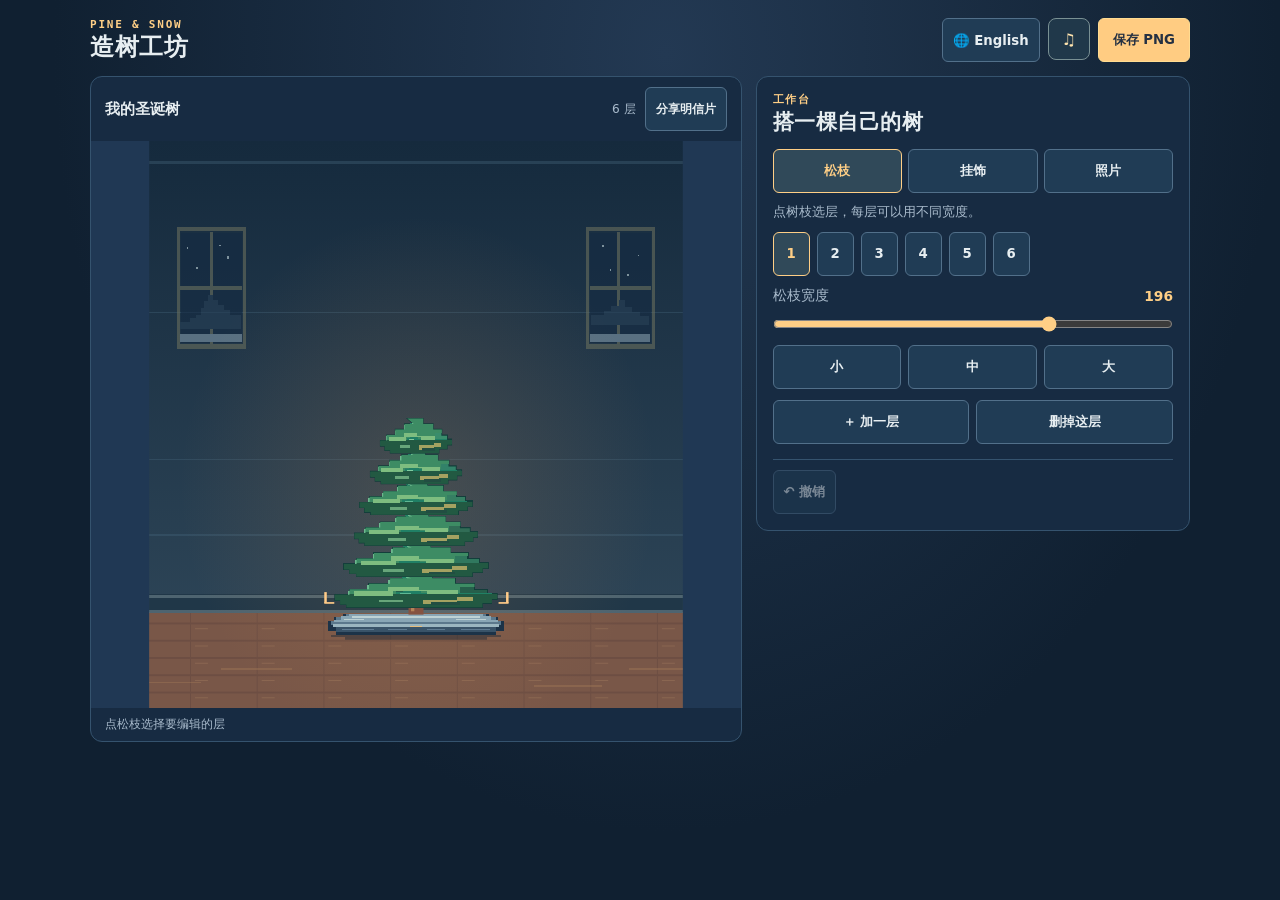
<file: workshop/index.html>
<!doctype html>
<html lang="zh-CN">
<head><meta charset="utf-8"><meta name="viewport" content="width=device-width,initial-scale=1,viewport-fit=cover"><meta http-equiv="Content-Security-Policy" content="default-src 'self'; script-src 'self'; style-src 'self'; img-src 'self' data: blob:; connect-src 'none'; object-src 'none'; form-action 'none'; base-uri 'none'"><meta name="theme-color" content="#122134"><title>造树工坊 · 松针雪夜</title><link rel="stylesheet" href="style.css?v=postcard-28"><script defer src="model.js"></script><script defer src="art.js"></script><script defer src="../audio.js?v=audio-21" data-mode="workshop"></script><script defer src="workshop.js?v=postcard-28"></script></head>
<body>
<header class="mast"><div><p class="eyebrow">PINE &amp; SNOW</p><h1 data-i18n="brand">造树工坊</h1></div><div class="header-actions"><a id="backStandalone" href="../" data-i18n="back" hidden>返回游戏</a><button id="language" aria-label="切换语言">🌐 English</button><details class="audio-menu"><summary id="audioOptions" aria-label="音频设置">♫</summary><div><button type="button" data-pine-audio="music">背景音乐 · 开</button><button type="button" data-pine-audio="sfx">操作音效 · 开</button></div></details><button id="export" class="sun" data-i18n="export">保存 PNG</button></div></header>
<main class="workbench">
<section class="stage" aria-labelledby="stageTitle"><div class="stage-head"><h2 id="stageTitle" data-i18n="myTree">我的圣诞树</h2><div class="stage-actions"><span id="layerCount"></span><button id="openShare" type="button" aria-haspopup="dialog" data-i18n="postcard">分享明信片</button></div></div><canvas id="tree" width="640" height="680" aria-label="圣诞树画布"></canvas><p class="hint" id="stageHint" aria-live="polite"></p></section>
<section class="tools" aria-label="编辑工具">
 <div class="tool-heading"><div class="eyebrow" data-i18n="workbench">WORKBENCH</div><h2 data-i18n="customize">搭一棵自己的树</h2></div>
 <div id="tabs" class="tabs" role="tablist" aria-label="编辑类别"><button role="tab" id="tab-layer" aria-selected="true" aria-controls="panel-layer" data-tab="layer" data-i18n="layers">松枝</button><button role="tab" id="tab-deco" aria-selected="false" aria-controls="panel-deco" data-tab="deco" data-i18n="decor">挂饰</button><button role="tab" id="tab-photo" aria-selected="false" aria-controls="panel-photo" data-tab="photo" data-i18n="photo">照片</button></div>
 <section id="panel-layer" class="tool-panel" role="tabpanel" aria-labelledby="tab-layer"><p class="muted" data-i18n="aboutLayers">点树枝选层，每层可以用不同宽度。</p><div id="layerButtons"></div><label for="width" class="labeled"><span data-i18n="width">松枝宽度</span><strong id="widthValue"></strong></label><input id="width" type="range" min="48" max="260" step="1"><div class="cluster" id="presets"><button data-size="84" data-i18n="small">小</button><button data-size="145" data-i18n="medium">中</button><button data-size="210" data-i18n="large">大</button></div><div class="cluster layer-actions"><button id="grow" data-i18n="addLayer">＋ 加一层</button><button id="prune" data-i18n="deleteLayer">删掉这层</button></div></section>
 <section id="panel-deco" class="tool-panel" role="tabpanel" aria-labelledby="tab-deco" hidden><p class="muted" data-i18n="aboutDecor">先选挂饰，再点松枝挂上去。</p><div id="swatches" class="swatches"></div><div class="cluster layer-actions"><button id="hangDecor" data-i18n="hangSelected">挂到所选层</button><button id="unhang" data-i18n="deleteLast">移除该层最后一件</button></div></section>
 <section id="panel-photo" class="tool-panel" role="tabpanel" aria-labelledby="tab-photo" hidden><p class="muted" data-i18n="localPhoto">建议用白底照片。只在本机转换，不会上传。</p><label for="photoFile" class="fileLabel" data-i18n="choosePhoto">选择照片</label><input type="file" id="photoFile" accept="image/png,image/jpeg,image/webp" aria-label="选择照片"><label class="checkbox"><input type="checkbox" checked id="removeWhite"><span data-i18n="removeWhite">去掉边缘相连的白底</span></label><div id="photoPreview" hidden><canvas id="photoSample" width="26" height="26" aria-label="像素照片预览"></canvas><p class="muted" id="photoInfo"></p></div><div class="cluster"><button id="hangPhoto" disabled data-i18n="hangPhoto">把照片挂到所选层</button><button id="unhangPhoto" disabled data-i18n="unhangPhoto">移除该层照片</button></div></section>
 <footer class="tool-footer"><button id="undo" disabled data-i18n="undo">↶ 撤销</button><span id="status" role="status" aria-live="polite"></span></footer>
</section>
</main>
<dialog id="workshopShare" aria-labelledby="postcardTitle">
 <div class="postcard-head"><h2 id="postcardTitle" data-i18n="postcard">分享明信片</h2><button id="closeShare" type="button" data-i18n="close">关闭</button></div>
 <canvas id="postcardCanvas" width="960" height="1020" aria-label="明信片"></canvas>
 <div class="postcard-actions"><button id="postcardSave" class="sun" type="button" data-i18n="export">保存 PNG</button><button id="postcardSend" type="button" data-i18n="send">分享</button><button id="postcardCopy" type="button" data-i18n="copy">复制链接</button></div>
 <p id="postcardStatus" role="status"></p>
 <input id="postcardLink" type="url" readonly spellcheck="false" hidden>
</dialog>
</body></html>
</file>
<file: style.css>
:root {
  color-scheme: dark;
  --night: #11162b; --panel: #17253d; --tile: #1b3048; --rim: #5a7da1;
  --muted: #b4cddd; --ink: #fff1cb; --amber: #ffbd72; --ice: #a5cceb; --mint: #b8edbc;
  font-family: "Noto Sans Mono CJK SC","PingFang SC","Microsoft YaHei",ui-monospace,monospace;
}
*{box-sizing:border-box}
body{margin:0;min-height:100dvh;color:var(--ink);background:radial-gradient(ellipse at 80% 25%,#202642 0%,transparent 55%),#11162b;font-size:15px;line-height:1.52}
button{font:inherit;cursor:pointer}button:focus-visible{outline:3px solid #ffd18f;outline-offset:3px}
.shell{width:min(1240px,100%);padding:20px 45px 28px;margin:0 auto}
.mast{display:flex;justify-content:space-between;align-items:center;gap:12px;border-bottom:1px solid #3c4d72;padding-bottom:13px}
.brand{font-size:.78rem;letter-spacing:.16em;font-weight:750;color:var(--ice)}
.sound{min-height:36px;padding:3px 9px;border:1px solid #567497;color:var(--ink);background:#1b3048;white-space:nowrap;box-shadow:2px 2px 0 #0c172a;font-size:.72rem}
.stage{display:grid;grid-template-columns:minmax(215px,.64fr) minmax(0,1.66fr);gap:clamp(24px,4.7vw,66px);align-items:center;padding-top:clamp(23px,5vh,58px)}
.intro h1{font-size:clamp(2.7rem,5.8vw,5.3rem);font-weight:950;line-height:1.05;margin:0;letter-spacing:-.045em;color:var(--ink);text-shadow:4px 4px 0 #315381}
.intro h1 span{display:block;color:#a6cdeb}.dek{color:var(--muted);margin:18px 0 23px;font-size:clamp(.9rem,1.23vw,1.1rem)}
.rules{padding-top:11px;border-top:1px solid #3c5173}.rules h2{font-size:.77rem;color:var(--ice);margin:0 0 8px;letter-spacing:.18em}
.rule{display:flex;align-items:center;gap:9px;margin:7px 0;font-size:.78rem;line-height:1.26}.rule small{display:block;color:var(--muted);font-size:.67rem;margin-top:3px}
.badge{display:grid;place-items:center;flex:none;width:26px;height:26px;background:#233847;color:var(--mint);border:1px solid #5b957e}.badge.coal{background:#292b47;border-color:#777aac;color:#d5d8fc}.badge.light,.badge.power-icon{background:#3e353d;color:var(--amber);border-color:#986f64}
.play{min-width:0}.frame{border:1px solid var(--rim);background:var(--panel);padding:9px;box-shadow:5px 5px 0 #0c1425,0 15px 42px #090d19a0}
.hud{display:grid;grid-template-columns:repeat(4,minmax(0,1fr));gap:6px;margin-bottom:6px}
.hud>div{padding:5px 6px;background:var(--tile);border:1px solid #55789c;min-width:0;overflow:hidden}
.hud>div>span{display:block;color:#bad2e6;font-size:.67rem;font-weight:700}.hud b{font:bold clamp(.99rem,2.11vw,1.46rem)/1.16 ui-monospace,monospace;color:var(--ink);font-variant-numeric:tabular-nums}.hud b span{font-size:.62em;color:#c9dded;white-space:nowrap}.hud>div:nth-child(2) b,.hud>div:nth-child(4) b{color:var(--amber)}.hud b[data-alert=warn]{color:#ffe286}.hud b[data-alert=high]{color:#ffa995}
.chapter{display:flex;align-items:center;justify-content:space-between;min-height:27px;padding:3px 6px;background:#1d2b47;color:#bad5e8;font-size:.68rem;letter-spacing:.04em;margin-bottom:3px}.chapter b{color:#f9d492}.chapter #hearts{color:#ffaaaa;white-space:nowrap;letter-spacing:.08em}
.screen{position:relative;overflow:hidden;border:1px solid #6185a7;background:#1d355a url('./assets/pixel-forest.svg') center bottom/100% 100% no-repeat;image-rendering:pixelated}
.screen[data-stage="1"]{background-color:#426ea8;background-blend-mode:luminosity}.screen[data-stage="2"]{background-color:#47407d;background-blend-mode:luminosity}.screen[data-stage="3"]{background-color:#614c95;background-blend-mode:luminosity}
.screen canvas{display:block;width:100%;height:auto;aspect-ratio:640 / 420;touch-action:none;image-rendering:pixelated}
.panel{position:absolute;inset:0;display:grid;place-items:center;background:#0d153d96;padding:12px}.panel[hidden],.banner[hidden],.buffs[hidden]{display:none}
.card{background:#192a47;text-align:center;max-width:min(360px,95%);border:2px solid #7b9fc0;box-shadow:4px 4px 0 #0e1534;padding:clamp(11px,2.2vw,22px) clamp(13px,3vw,28px)}
.panel-icon[hidden],.panel-tag[hidden],.panel-fine:empty{display:none}.card h2{font-size:clamp(1.09rem,2.1vw,1.65rem);line-height:1.26;margin:3px 0;color:#ffebc0}.card #panelText{font-size:clamp(.75rem,1.2vw,.93rem);color:#c2d9ec;margin:6px 0 11px}.card button{min-height:42px;border:1px solid #ffdf9d;background:#ffbf75;color:#181f33;box-shadow:3px 3px 0 #936758;font-weight:900;padding:6px 13px}.card button:hover{background:#ffd797}.card button span{margin-left:7px}.panel-fine{font-size:.69rem;color:var(--muted);margin:10px 0 0}
.banner{position:absolute;top:8px;left:50%;transform:translateX(-50%);max-width:calc(100% - 14px);white-space:nowrap;border:1px solid #a8c4de;background:#192945;color:#ffcb7d;font-size:.77rem;font-weight:800;padding:4px 8px;box-shadow:3px 3px 0 #0f1733;pointer-events:none;z-index:1}
.buffs{display:flex;flex-direction:column;align-items:flex-start;gap:3px;position:absolute;z-index:1;top:6px;left:6px;pointer-events:none}.buffs span{font-size:.67rem;padding:2px 5px;color:#ffe6a4;border:1px solid #aa8c66;background:#1b2b47}.buffs .magnet{color:#b4f4d6;border-color:#7da9ac}.buffs:not([hidden]) + canvas + .banner{top:38px}
.controls{display:grid;grid-template-columns:125px minmax(0,1fr) 125px;gap:8px;align-items:center;margin-top:7px}.controls button{min-height:48px;font-weight:900;font-size:1.58rem;color:#ffebc2;background:#345a80;border:1px solid #678ab2;box-shadow:3px 3px 0 #526276;touch-action:none;user-select:none;display:grid;place-items:center}.controls button:hover,.controls button.held{background:#4b7195}.controls button.held{transform:translate(2px,2px);box-shadow:1px 1px 0 #526276}.controls svg{width:22px;height:22px;pointer-events:none}.controls p{font-size:.68rem;color:var(--muted);margin:0;text-align:center}.touchHint{display:none}kbd{color:#e2edf4;background:#30496a;border:1px solid #6c88aa;padding:1px 3px;font:inherit}.footer{display:flex;justify-content:flex-end;color:var(--ice);font-size:.67rem;margin-top:7px}.sr{position:absolute;width:1px;height:1px;padding:0;margin:-1px;overflow:hidden;clip:rect(0,0,0,0);white-space:nowrap;border:0}
@media(max-width:770px){
  .shell{padding:11px 14px 18px;max-width:570px}.mast{padding-bottom:6px}.brand{font-size:.68rem}.sound{min-height:32px}
  .stage{display:flex;flex-direction:column;align-items:stretch;gap:7px;padding-top:7px}.intro{display:contents}
  .intro h1{order:0;font-size:clamp(2rem,7vw,3.3rem);letter-spacing:.05em;text-shadow:3px 3px 0 #345379}.intro h1 span{display:inline}.dek{order:1;margin:0;font-size:.77rem}.dek br{display:none}
  .play{order:2}.rules{order:3}.rules h2{margin-bottom:4px}.rule{margin:4px 0}
  .frame{padding:6px;box-shadow:3px 3px 0 #0c1425,0 11px 30px #090d1970}.hud{gap:4px}.hud>div{padding:4px 4px}.hud>div>span{font-size:.61rem}
  .screen canvas{aspect-ratio:640 / 512}
  .controls{grid-template-columns:minmax(0,1fr) minmax(0,1fr);gap:6px;margin-top:6px}
  .controls #left{grid-column:1}.controls #right{grid-column:2}.controls button{min-height:60px;width:100%;font-size:1.65rem;font-weight:800}
  .controls p{grid-row:2;grid-column:1/-1}.controls .touchHint{display:inline}.controls .deskHint{display:none}
  .buffs span{font-size:.60rem}.banner{font-size:.69rem}
}
@media(max-width:350px){.shell{padding-inline:8px}.frame{padding:5px}.chapter{padding-inline:4px;letter-spacing:0}.hud b span{font-size:.52em}}
@media(pointer:coarse){.controls{grid-template-columns:minmax(0,1fr) minmax(0,1fr)}.controls #left{grid-column:1}.controls #right{grid-column:2}.controls button{min-height:60px;width:100%}.controls p{grid-row:2;grid-column:1/-1}.controls .touchHint{display:inline}.controls .deskHint{display:none}}
.settings{display:flex;align-items:center;gap:8px}.sense{display:flex;align-items:center;gap:5px;color:var(--ice);font-size:.72rem;white-space:nowrap}.sense select{min-height:35px;background:#1b3048;border:1px solid #567497;color:var(--ink);font-family:inherit;font-size:.74rem;font-weight:700;padding:3px 4px}.sense select:focus-visible{outline:2px solid #ffd18f;outline-offset:2px}.screen{background-size:100% calc(100% + 32px);background-position:center calc(100% + var(--pan,0px))}.controls button{touch-action:none}
@media(max-width:770px){.sense{font-size:.67rem}.sense select{min-height:32px}}

/* Focus layout: the stage, not the copy, owns the viewport. */
html,body{width:100%;height:100%;overflow:hidden;overscroll-behavior:none}body{background:#10172a}
.shell{width:100%;height:100vh;height:100dvh;max-width:none;margin:0;display:grid;grid-template-rows:auto minmax(0,1fr);padding:0;isolation:isolate}
.mast{position:relative;z-index:5;margin:0;padding:calc(4px + env(safe-area-inset-top,0px)) max(10px,env(safe-area-inset-right,0px)) 4px max(10px,env(safe-area-inset-left,0px));height:auto;min-height:42px;background:#17253e;border-color:#385674;gap:5px}
.mast .brand{margin:0;color:#f5f0d8;font-size:.87rem;letter-spacing:.05em;white-space:nowrap}.settings{gap:6px}.settings label{gap:3px}.settings button,.sense select{min-height:33px}.help-toggle,.rail-head button,.focus-toggle{border:1px solid #6086a7;color:var(--ink);background:#223f5d;padding:2px 8px;font-size:.76rem}
.stage{display:grid;grid-template-columns:minmax(0,1fr);gap:0;align-items:stretch;min-height:0;padding:0;position:relative}
.play{grid-area:1/1;margin:0;min-height:0;min-width:0;display:block}
.frame{height:100%;display:grid;grid-template-rows:minmax(0,1fr) auto;gap:0;border:0;background:#1a2d46;padding:0;box-shadow:none;min-height:0}
.screen{min-height:0;height:100%;border:0;overflow:hidden;background-color:#173050}
.screen canvas{width:100%;height:100%;min-height:0;aspect-ratio:auto;position:absolute;inset:0;display:block;touch-action:none}
.readout{position:absolute;top:8px;left:50%;transform:translateX(-50%);width:min(470px,calc(100% - 120px));z-index:3;pointer-events:none}
.hud{margin:0;gap:4px}.hud>div{padding:3px 6px;background:#142841e6;text-align:center;border-color:#54779c}.hud>div>span{font-size:.60rem}.hud b{font-size:clamp(.96rem,2.6vw,1.35rem)}
.chapter{padding:2px 3px;background:#132844b0;margin:2px 0 0;justify-content:space-between;gap:4px;min-height:22px}.chapter b{font-size:.62rem;color:#b5e7c1}.chapter #hearts{font-size:.74rem}
.focus-toggle{position:absolute;right:max(9px,env(safe-area-inset-right,0px));top:8px;z-index:4;width:43px;height:42px;font-size:1.25rem;padding:0}
.buffs{top:77px;left:9px;z-index:2}.banner,.buffs:not([hidden]) + canvas + .banner{top:78px;z-index:2}
.panel{z-index:2}.card{max-width:min(380px,92%)}.panel[hidden]{display:none}
.controls{display:grid;grid-template-columns:minmax(0,1fr) auto minmax(0,1fr);gap:7px;margin:0;padding:5px max(10px,env(safe-area-inset-right,0px)) calc(5px + env(safe-area-inset-bottom,0px)) max(10px,env(safe-area-inset-left,0px));background:#18273f;border-top:1px solid #527699}
.controls button{min-height:52px;min-width:0;width:100%;background:#31577e}.controls p{grid-column:auto;grid-row:auto;margin:0}.controls #left,.controls #right{grid-column:auto}
.footer{position:absolute;z-index:1;pointer-events:none;left:50%;transform:translateX(-50%);bottom:calc(64px + env(safe-area-inset-bottom,0px));margin:0;white-space:nowrap;font-size:.65rem;padding:2px 5px;background:#19344fd9;color:#f2efd6}
.rules[hidden]{display:none}.rules{grid-column:2;margin:0;padding:12px 12px 18px;background:#182741;color:#fff1cb;border:0;border-left:1px solid #53779a;overflow:auto;z-index:6}
.rail-head{display:flex;align-items:center;justify-content:space-between;gap:10px;padding-bottom:9px;border-bottom:1px solid #4d6f91;margin-bottom:13px}.rail-head h2{margin:0}.rail-head button{min-height:36px;min-width:38px;font-size:1.18rem}.rules .rule{margin:10px 0}
@media(min-width:900px){.shell.help-open:not(.focus-view) .stage{grid-template-columns:minmax(0,1fr) 230px}}
@media(max-width:899px){.rules{position:absolute;inset:0 0 auto auto;width:min(287px,100%);max-height:100%;box-shadow:-12px 15px 35px #0e1a2ebd}}
.focus-view{grid-template-rows:minmax(0,1fr)}.focus-view .mast{display:none}
.focus-view .screen .readout,.focus-view .screen .focus-toggle{top:calc(8px + env(safe-area-inset-top,0px))}
.focus-view .screen .buffs,.focus-view .screen .banner{top:calc(78px + env(safe-area-inset-top,0px))}
@media(max-width:620px){
 .mast .brand{font-size:.80rem}.settings button{padding-inline:6px;font-size:.68rem}.settings .sense{font-size:.65rem}.settings .sense select{font-size:.67rem}
 .readout{left:max(7px,env(safe-area-inset-left,0px));transform:none;width:calc(100% - 63px - env(safe-area-inset-right,0px) - env(safe-area-inset-left,0px));top:6px}
 .hud>div{padding:3px 2px}.hud b span{font-size:.54em}.chapter #wind{font-size:.60rem}
 .focus-toggle{top:6px;right:max(7px,env(safe-area-inset-right,0px))}
 .buffs{top:71px;left:6px}.banner,.buffs:not([hidden]) + canvas + .banner{top:98px}
 .controls{grid-template-columns:minmax(0,1fr) minmax(0,1fr);gap:8px;padding-top:4px;padding-bottom:calc(4px + env(safe-area-inset-bottom,0px))}
 .controls #left{grid-column:1}.controls #right{grid-column:2}.controls p{display:none}.controls button{min-height:61px}
 .footer{bottom:calc(74px + env(safe-area-inset-bottom,0px))}
}
@media(max-width:350px){.chapter b{display:none}.settings .sense{font-size:0}.settings .sense select{font-size:.7rem}.settings .sense>span{font-size:.62rem}}
@media(max-height:470px) and (orientation:landscape){.mast{min-height:34px;padding-top:calc(2px + env(safe-area-inset-top,0px));padding-bottom:2px}.controls button{min-height:45px}.footer{bottom:calc(57px + env(safe-area-inset-bottom,0px))}}
.buffs .stable{color:#ffd98a;border-color:#d5ab6b}.buffs:has(.stable){width:calc(100% - 18px);flex-direction:row;flex-wrap:wrap}

/* V9 settlement remains usable in short landscape and with mobile safe-area. */
.panel.settlement-panel{overflow-y:auto;overscroll-behavior:contain;place-items:safe center;padding-block:9px}
.panel.settlement-panel .card{width:min(390px,100%);max-width:100%;padding:10px 12px;background:#192c46f7}
.panel.settlement-panel #panelTitle{margin-bottom:6px}
.panel.settlement-panel #panelText{margin:6px 0 9px;color:#ffcf89;font-weight:800}
#settlementTree{display:block;width:100%;height:clamp(58px,27dvh,184px);border:1px solid #617e9c;background:#163054}
#settlementTree[hidden],.share-actions[hidden],.share-status[hidden],.share-link[hidden]{display:none}
.share-actions{display:grid;grid-template-columns:minmax(0,1.55fr) minmax(0,1fr);gap:7px;margin:0 0 6px}
.share-actions button{min-height:44px;padding-inline:4px;font-size:.85rem}
.share-actions #shareTree{background:#345676;color:#f6ecd7;border-color:#87a8bf;box-shadow:3px 3px 0 #1d2e43}
.share-actions #shareTree:hover{background:#427099}
.share-actions button[aria-disabled="true"]{opacity:.63;cursor:default}
.panel.settlement-panel #start{min-height:44px;background:transparent;border-color:transparent;color:#c5d9eb;box-shadow:none;font-size:.80rem;text-decoration:underline}
.panel.settlement-panel #start:hover{color:#fff2d1}
.panel.settlement-panel .panel-fine{margin-top:2px}
.share-status{font-size:.73rem;margin:5px 0;line-height:1.4;color:#d5e6ee}
.share-link{display:flex;flex-direction:column;gap:3px;font-size:.73rem;text-align:left;margin:4px 0 6px}
.share-link input{background:#12253e;border:1px solid #87a8bf;color:#fff1cb;width:100%;font:inherit;padding:5px;min-height:34px}
@media(max-height:460px) and (orientation:landscape){
 .panel.settlement-panel .card{padding:5px 10px}
 #settlementTree{height:clamp(52px,20dvh,104px)}
 .panel.settlement-panel #panelTag,.panel.settlement-panel #panelIcon,.panel.settlement-panel #panelFine{display:none}
}

.event-hud{position:absolute;right:12px;top:120px;z-index:4;max-width:calc(100% - 24px);padding:7px 10px;border:1px solid #baffab;color:#e6ffcd;background:#202a3ef5;box-shadow:2px 2px #0a192b;font-size:clamp(.67rem,2.7vw,.87rem);font-weight:800;line-height:1.2;pointer-events:none}
.event-hud[hidden]{display:none}
.event-hud[data-kind="gold"],.event-hud[data-kind="santa"]{border-color:#fada91;color:#ffe7ad}
.event-hud[data-kind="blue"]{border-color:#a5cfff;color:#ebf7ff}
@media(max-height:530px) and (min-width:641px){.event-hud{top:86px}}

/* A warm pool behind the snow and stacked sprites, not over the catch guide or HUD. */
.screen::before{content:"";position:absolute;inset:0;pointer-events:none;background:radial-gradient(ellipse 66% 66% at 48% 71%,#ebb07833 0%,#f0aa7500 100%)}

/* Language selection is available without leaving a run, including in focus mode. */
.language-toggle{display:inline-flex;align-items:center;justify-content:center;gap:3px;min-height:33px;padding:0 6px;border:1px solid #567497;background:#192e48;color:#eef0da;font-size:.7rem;font-weight:800;white-space:nowrap}
.language-toggle:focus-visible,.language-picker button:focus-visible{outline:2px solid #ffe099;outline-offset:2px}
.focus-language{display:none}
.focus-view .focus-language{display:inline-flex;position:absolute;z-index:4;right:max(8px,env(safe-area-inset-right,0px));top:calc(48px + env(safe-area-inset-top,0px));min-width:35px;min-height:29px;padding:0 4px;flex-direction:column;gap:0;line-height:1}
.language-picker{margin:auto;max-width:calc(100% - 28px);width:340px;box-sizing:border-box;padding:22px;color:#f5edd6;background:#17263f;border:1px solid #6c8fad;box-shadow:5px 5px 0 #101829;font-family:inherit}
.language-picker::backdrop{background:#081426d6}
.language-picker h2{margin:0;font-size:1.08rem}.language-picker p{line-height:1.45;color:#c7d9e6;font-size:.84rem}
.language-options{display:grid;grid-template-columns:1fr 1fr;gap:9px}.language-options button,.language-back{min-height:44px;color:#fff0ca;background:#28445f;border:1px solid #6e8da6;font:inherit;font-weight:750}
.language-back{margin-top:10px;padding:0 12px}.language-back[hidden]{display:none}
html[lang="en"] .mast .brand{letter-spacing:0}
@media(max-width:420px){
 .mast .settings{gap:4px}.mast .brand{min-width:0;overflow:hidden;text-overflow:ellipsis}
 html[lang="en"] .mast .sound span{display:none}
 html[lang="en"] .sense>span{display:none}
 .language-toggle{min-width:38px}
}

.language-options button[aria-pressed="true"]{border-color:#ffda97;color:#fff7d9;background:#40516b}
.language-picker[data-fallback="true"][open]{position:fixed;z-index:9;inset:0;max-height:min-content;box-shadow:0 0 0 100vmax #081426d6,5px 5px #101829}

/* Long-pressing a direction should move the sled, not select the adjacent hints or record. */
.controls,.controls *,.footer,.footer *{-webkit-touch-callout:none;-webkit-user-select:none;user-select:none}

/* V17: keep the physical playfield untouched; the scenery fills its screen. */
:root{--v17-bg:#101d30;--v17-border:#354f67;--v17-gold:#ffc779}
.shell,.shell.focus-view{grid-template-rows:auto minmax(0,1fr)}
.mast,.focus-view .mast{display:flex;min-height:57px;padding:calc(4px + env(safe-area-inset-top,0px)) max(12px,env(safe-area-inset-right,0px)) 4px max(12px,env(safe-area-inset-left,0px));background:#142638;border-bottom-color:#355268;justify-content:flex-end}
.mast .brand{position:absolute;width:1px;height:1px;overflow:hidden;clip-path:inset(50%);white-space:nowrap}
.screen,.screen[data-stage]{background:#162c49 url('./assets/pixel-forest.svg') center bottom/cover no-repeat;background-blend-mode:normal}
@media (min-aspect-ratio:5/4) and (min-width:640px){
 .screen,.screen[data-stage]{background-image:url('./assets/pixel-winter-wide.svg?v=quiet-17');background-size:100% 100%}
}
.screen::before{background:radial-gradient(ellipse 64% 53% at 53% 77%,#ebae731c,transparent 100%)}
.readout,.focus-view .screen .readout{position:fixed;inset:calc(4px + env(safe-area-inset-top,0px)) max(59px,calc(54px + env(safe-area-inset-right,0px))) auto max(18px,env(safe-area-inset-left,0px));transform:none;width:auto;height:48px;display:flex;align-items:center;justify-content:space-between;z-index:8;gap:8px}
.hud{margin:0;display:block}.hud>div{display:flex;align-items:baseline;gap:12px;background:none;border:0;padding:0;text-align:left}
.hud>div:not(:first-child),.chapter #wind,.chapter #chapter,.focus-view .screen .focus-language,.focus-language,.footer{display:none}
.hud>div>span{font-size:.76rem;color:#bdd1db;white-space:nowrap}.hud b{font-size:clamp(1.42rem,2.5vw,1.72rem);color:#ffe4a9}
.chapter{margin:0;padding:0;background:none}.chapter #hearts{font-size:clamp(.95rem,3.7vw,1.21rem);color:#ffa9ae;letter-spacing:.06em}
.settings-menu{margin:0;position:relative}.settings-menu summary{display:grid;place-items:center;width:44px;height:44px;cursor:pointer;list-style:none;border:1px solid transparent;color:#dbe8ed;border-radius:6px}
.settings-menu summary::-webkit-details-marker{display:none}.settings-menu summary:hover,.settings-menu[open] summary{background:#203650;border-color:#577891}
.settings-menu summary:focus-visible{outline:2px solid #ffe099;outline-offset:2px}
.settings-menu .settings{position:absolute;right:0;top:calc(100% + 7px);z-index:10;display:grid;grid-template-columns:repeat(2,minmax(0,1fr));width:min(275px,calc(100vw - 24px));padding:10px;border:1px solid #536f88;border-radius:8px;background:#172c43;box-shadow:0 10px 30px #07111fc7;gap:8px}
.settings-menu:not([open]) .settings{display:none}
.settings-menu .settings button,.settings-menu select{width:100%;min-height:43px;color:#fff1cb;background:#203d58;border:1px solid #5b7991;font-size:.83rem;box-shadow:none}
.settings-menu .sense{grid-column:1/-1;justify-content:space-between;font-size:.86rem;padding:0 1px}
.settings-menu .sense>span,html[lang="en"] .settings-menu .sense>span,html[lang="en"] .settings-menu .sound span{display:inline;font-size:inherit}
.settings-menu .sense select{width:auto;min-width:88px}.settings-menu #focusToggle{position:static;inset:auto;z-index:auto;min-width:0;display:block;height:auto}
.shell.help-open:not(.focus-view) .stage{grid-template-columns:minmax(0,1fr)}
.rules{position:absolute;inset:8px 10px auto auto;z-index:9;width:min(310px,calc(100% - 20px));max-height:calc(100% - 16px);border:1px solid #53779a;border-radius:8px;box-shadow:0 12px 32px #07111fb7}
.controls{grid-template-columns:repeat(2,minmax(0,1fr));padding-inline:max(12px,env(safe-area-inset-left,0px)) max(12px,env(safe-area-inset-right,0px));gap:12px;background:#132437;border-color:#344f67}
.controls p{display:none}.controls button{border-radius:8px;border-color:#48647f;background:#1b354b;box-shadow:none;min-height:61px}
.controls button:hover,.controls button.held{background:#315471}.controls button.held{transform:none;box-shadow:inset 0 2px #081a2d}
.controls svg{width:29px;height:29px}
.skill-tip{--skill-accent:#a9efd7;position:absolute;z-index:7;top:16px;left:50%;transform:translateX(-50%);display:flex;align-items:center;gap:10px;width:max-content;max-width:calc(100% - 24px);padding:6px 11px;border:1px solid var(--skill-accent);border-radius:7px;color:var(--skill-accent);background:#142e3aee;pointer-events:none;line-height:1.3}
.skill-tip[hidden],.risk-hint[hidden],.result-score[hidden]{display:none}
.skill-tip>span{font:bold 1.24rem ui-monospace,monospace}.skill-tip>div{display:flex;flex-wrap:wrap;align-items:baseline;gap:2px 8px}.skill-tip strong,.skill-tip small{font-size:.77rem}.skill-tip small{color:#eff4e5}
.skill-tip[data-kind="compress"]{--skill-accent:#ffc1c8}.skill-tip[data-kind="wide"],.skill-tip[data-kind="stable"]{--skill-accent:#ffdf99}
.risk-hint{position:absolute;left:clamp(84px,var(--risk-x,50%),calc(100% - 84px));top:clamp(59px,var(--risk-y,51%),calc(100% - 15px));z-index:6;transform:translate(-50%,-100%);max-width:calc(100% - 18px);border:1px solid #f5c076;background:#342b31f0;color:#ffdb9d;padding:3px 9px;border-radius:5px;font-size:.74rem;font-weight:800;text-align:center;white-space:nowrap;pointer-events:none}
.risk-hint[data-kind="high"]{border-color:#ff9f8c;background:#542f2cf5;color:#ffe5c3}
.buffs,.focus-view .screen .buffs{left:12px;top:49px}.banner,.buffs:not([hidden]) + canvas + .banner,.focus-view .screen .banner{top:76px}.event-hud{top:101px}
.is-settlement .frame{grid-template-rows:minmax(0,1fr)}
.is-settlement .controls,.is-settlement .readout,.is-settlement #field,.is-settlement .footer,.is-settlement .risk-hint,.is-settlement .skill-tip{display:none}
.is-settlement .mast{justify-content:space-between}.is-settlement .mast .brand{position:static;clip-path:none;width:auto;height:auto;color:#fff0d2;font-size:1rem;overflow:visible}
.panel.settlement-panel{position:absolute;display:grid;grid-template-columns:minmax(280px,440px) minmax(260px,610px);grid-template-areas:"summary tree";align-items:center;align-content:center;justify-content:center;gap:clamp(12px,4vw,82px);background:transparent;padding:18px clamp(18px,5vw,82px);z-index:4}
.panel.settlement-panel .card{grid-area:summary;width:100%;max-width:440px;justify-self:center;border:1px solid #587389;border-radius:12px;background:#0e1c2fec;box-shadow:0 12px 28px #101f3290;padding:clamp(14px,2.7vw,27px);text-align:left}
.panel.settlement-panel #panelIcon,.panel.settlement-panel #panelTag,.panel.settlement-panel #panelFine{display:none}
.panel.settlement-panel #panelTitle{font-size:1.12rem;font-weight:800;line-height:1.15;color:#ffdfac}
.result-score{display:flex;gap:.55em;align-items:baseline;margin:2px 0 .1em;color:#ffe4a9}.result-score strong{font:800 clamp(2.6rem,7vw,4.8rem)/1.18 ui-monospace,monospace}.result-score>span{font-size:1.03rem;color:#ecc285}
.panel.settlement-panel #panelText{color:#cbdde0;font-weight:500;margin:4px 0 13px;line-height:1.35}
.panel.settlement-panel #start{width:100%;margin:2px 0 8px;min-height:48px;background:var(--v17-gold);border:1px solid #ffcc83;border-radius:6px;text-decoration:none;color:#1a2a40;font-size:1rem;box-shadow:none}.panel.settlement-panel #start:hover{background:#ffda9b}.panel.settlement-panel #start span{display:none}
.panel.settlement-panel .share-actions{grid-template-columns:repeat(2,minmax(0,1fr));margin:0;gap:8px}
.panel.settlement-panel .share-actions button{background:#18354d;color:#e9e6d9;border:1px solid #54748c;box-shadow:none;border-radius:5px}.panel.settlement-panel .share-actions button:hover{background:#305171}
.panel.settlement-panel .share-actions button span{margin:0}
.screen #settlementTree{grid-area:tree;position:relative;inset:auto;width:100%;height:min(74dvh,700px);min-height:0;max-height:100%;border:0;background:transparent;justify-self:center;touch-action:auto}
.screen #settlementTree[hidden]{display:none}
@media(max-width:690px) and (orientation:portrait){
 .panel.settlement-panel{grid-template-columns:minmax(0,410px);grid-template-rows:minmax(130px,1fr) auto;grid-template-areas:"tree" "summary";align-content:stretch;gap:7px;padding:8px max(12px,env(safe-area-inset-right,0px)) max(10px,env(safe-area-inset-bottom,0px)) max(12px,env(safe-area-inset-left,0px))}
 .screen #settlementTree{height:min(100%,45dvh);align-self:end}.panel.settlement-panel .card{padding:12px 15px}.panel.settlement-panel #panelText{margin-bottom:8px}
 .result-score strong{font-size:clamp(2.45rem,12vw,3.55rem)}
}
@media(max-height:480px) and (orientation:landscape){
 .mast,.focus-view .mast{min-height:43px;padding-block:2px}.readout,.focus-view .screen .readout{top:2px;height:39px}.settings-menu summary{width:40px;height:39px}.controls button{min-height:45px}
 .panel.settlement-panel{grid-template-columns:minmax(0,360px) minmax(0,420px);padding:8px 14px;gap:14px}.panel.settlement-panel .card{padding:10px 13px}.panel.settlement-panel #start{min-height:43px;margin-bottom:5px}.panel.settlement-panel #panelText{margin:4px 0 6px}.result-score strong{font-size:2.65rem}.screen #settlementTree{height:64dvh}
}
/* Focus mode gives these pixels back to the arena without hiding settings. */
.shell.focus-view:not(.is-settlement){grid-template-rows:minmax(0,1fr)}
.focus-view:not(.is-settlement) .mast{position:fixed;top:0;right:0;min-height:0;background:transparent;border:0}
.focus-view:not(.is-settlement) .skill-tip{top:calc(60px + env(safe-area-inset-top,0px))}
.focus-view:not(.is-settlement) .buffs{top:calc(91px + env(safe-area-inset-top,0px))}
.focus-view:not(.is-settlement) .banner{top:calc(118px + env(safe-area-inset-top,0px))}
.focus-view:not(.is-settlement) .event-hud{top:calc(143px + env(safe-area-inset-top,0px))}

/* V18: scenery changes behind the unchanged canvas; festival light is local. */
.journey-scenes,.journey-scenes > span{position:absolute;inset:0;pointer-events:none}
.journey-scenes{z-index:0;overflow:hidden}
.journey-scenes > span{background-position:center bottom;background-repeat:no-repeat;background-size:cover;opacity:0;transition:opacity .85s ease}
.journey-scenes .journey-forest{background-image:url('./assets/journey-forest.svg?v=journey-18')}
.journey-scenes .journey-bridge{background-image:url('./assets/journey-bridge.svg?v=journey-18')}
.journey-scenes .journey-village{background-image:url('./assets/journey-village.svg?v=journey-18')}
.journey-scenes .journey-forest-lit{background-image:url('./assets/journey-forest-lights.svg?v=journey-18')}
.journey-scenes .journey-bridge-lit{background-image:url('./assets/journey-bridge-lights.svg?v=journey-18')}
.journey-scenes .journey-village-lit{background-image:url('./assets/journey-village-lights.svg?v=journey-18')}
.screen[data-scene="0"] .journey-forest,.screen[data-scene="1"] .journey-bridge,.screen[data-scene="2"] .journey-village{opacity:1}
.journey-scenes .journey-lit{transition:opacity .38s ease-out}
.screen[data-festival-pulse][data-scene="0"] .journey-forest-lit,.screen[data-festival-pulse][data-scene="1"] .journey-bridge-lit,.screen[data-festival-pulse][data-scene="2"] .journey-village-lit{opacity:1}
@media (min-aspect-ratio:5/4) and (min-width:640px){.journey-scenes > span{background-size:100% 100%}}
.screen #field{z-index:1}.journey-scenes ~ .readout{pointer-events:none}
.screen #journeyFinale{position:absolute;inset:0;display:block;width:100%;height:100%;z-index:4;touch-action:auto;pointer-events:none}
.screen #journeyFinale[hidden],.skip-finale[hidden]{display:none}
.skip-finale{position:absolute;right:max(14px,env(safe-area-inset-right,0px));bottom:max(13px,env(safe-area-inset-bottom,0px));z-index:7;background:#1b2b428f;color:#ffe8bc;border:1px solid #a18364;border-radius:6px;min-height:42px;padding:0 13px;font-size:.86rem}
.skip-finale:hover{background:#374355}.skip-finale:focus-visible{outline-color:#f1ca8b}
.is-finale .frame{grid-template-rows:minmax(0,1fr)}
.is-finale .controls,.is-finale .readout,.is-finale .footer,.is-finale .banner,.is-finale .event-hud,.is-finale .buffs,.is-finale .risk-hint,.is-finale .skill-tip{display:none}
.is-finale .screen #field{visibility:hidden}
@media (prefers-reduced-motion:reduce){.journey-scenes > span{transition:none}}
/* The results stay in the village rather than jumping back to the last route. */
.is-settlement .journey-scenes .journey-land:not(.journey-village){opacity:0}
.is-settlement .journey-scenes .journey-village,
.is-settlement .journey-scenes .journey-village-lit{opacity:1}
.is-settlement .journey-scenes > span{transition:none}
@media (min-width:691px) and (min-height:481px){
 .is-settlement .screen #settlementTree{transform:translateY(clamp(10px,3.2vh,32px))}
}

/* A same-page workshop keeps the current run in memory while building a separate tree. */
.panel .workshop-home{display:inline-block;margin:8px 4px 0;min-height:44px;background:#203c55;color:#ffe3aa;border:1px solid #7893a3;box-shadow:none}
.panel .workshop-home:hover{background:#305677}.panel .workshop-home[hidden]{display:none}
.workshop-dialog{inset:0;margin:auto;width:min(1160px,calc(100vw - 20px));height:min(930px,calc(100dvh - 20px));max-width:none;max-height:none;box-sizing:border-box;padding:0;border:1px solid #527990;border-radius:11px;background:#14283e;color:#fff0d0;overflow:hidden}
.workshop-dialog[open]{display:grid;grid-template-rows:auto minmax(0,1fr)}
.workshop-dialog::backdrop{background:#0a172bd9}
.workshop-dialog[data-fallback=true]{position:fixed;z-index:15;box-shadow:0 0 0 100vmax #0a172bd9}
.workshop-dialog header{min-height:56px;padding:6px 12px;display:flex;align-items:center;justify-content:space-between;gap:10px;border-bottom:1px solid #466986;background:#172d45}
.workshop-dialog h2{font-size:1.03rem;margin:0}.workshop-dialog p{color:#b4cbd9;font-size:.78rem;line-height:1.2;margin:2px 0 0}
.workshop-dialog button{min-height:44px;min-width:96px;border:1px solid #7193a7;background:#264662;color:#ffe6ae;border-radius:5px;padding:5px 10px;font-weight:800;white-space:nowrap}
.workshop-dialog button:focus-visible{outline:2px solid #ffe29f;outline-offset:2px}
.workshop-dialog iframe{display:block;width:100%;height:100%;min-height:0;border:0;overscroll-behavior:contain}
@media(max-width:680px){.workshop-dialog{width:100vw;height:100dvh;border:0;border-radius:0}.workshop-dialog header{padding-top:calc(5px + env(safe-area-inset-top,0px));padding-left:max(9px,env(safe-area-inset-left,0px));padding-right:max(9px,env(safe-area-inset-right,0px))}}

.panel .gingerbread-home{font:inherit;font-weight:700;text-decoration:none;line-height:1.2;padding:12px 16px;border-radius:10px;background:#59423e;border-color:#bd9471}.panel .gingerbread-home:hover{background:#775645}.panel .gingerbread-home:focus-visible{outline:2px solid #ffe2aa;outline-offset:3px}

.settings [data-pine-audio]{white-space:nowrap;min-height:42px;font-size:.79rem;padding:5px 8px}.settings [data-pine-audio][aria-pressed=false]{color:#aabdd2}
/* Home only: a proper arcade menu. Existing pause/result cards and controls are unchanged. */
.panel[data-mode=ready] .card{width:min(96%,605px);padding:17px 18px 16px}
.panel[data-mode=ready] #panelTitle{letter-spacing:.045em}
.panel[data-mode=ready] #panelText{margin:5px auto 11px;max-width:100%;font-size:.86rem}
.panel[data-mode=ready] .mode-grid{display:grid;grid-template-columns:repeat(2,minmax(0,1fr));gap:8px}
.panel[data-mode=ready] .mode-grid .mode-card{display:grid;grid-template-columns:32px minmax(0,1fr);grid-template-rows:auto auto;align-content:center;column-gap:8px;justify-items:start;min-height:74px;margin:0;padding:9px 9px 8px;width:100%;height:auto;text-align:left;text-decoration:none;border:1px solid #839296;border-radius:10px;line-height:1.16;white-space:normal;color:#ffecc6;box-shadow:none;background:#263d4c}
.panel[data-mode=ready] .mode-grid .mode-card[hidden]{display:none}
.panel[data-mode=ready] .mode-grid .mode-card:before{content:"";grid-column:1;grid-row:1/3;width:32px;height:32px;align-self:center;background:center / contain no-repeat;image-rendering:pixelated}
.panel[data-mode=ready] .mode-grid .mode-card span{grid-column:2;font-size:.93rem;font-weight:800}
.panel[data-mode=ready] .mode-grid .mode-card small{grid-column:2;line-height:1.24;font-size:.72rem;color:#cfddd8;margin-top:3px}
.panel[data-mode=ready] .mode-grid .tree-mode{background:#264d43;border-color:#94b2a1}
.panel[data-mode=ready] .mode-grid .tree-mode:before{background-image:url("./assets/arcade-tree.svg?v=runner-23")}
.panel[data-mode=ready] .mode-grid .gingerbread-home{background:#5c4240;border-color:#c19b79}
.panel[data-mode=ready] .mode-grid .gingerbread-home:before{background-image:url("./assets/arcade-cookie.svg?v=runner-23")}
.panel[data-mode=ready] .mode-grid .workshop-mode:before{background-image:url("./assets/pixel-leaf.svg")}
.panel[data-mode=ready] .mode-grid .mode-card:hover{filter:brightness(1.15)}
@media(max-width:435px){.panel[data-mode=ready] .card{padding:13px 10px 12px}.panel[data-mode=ready] .mode-grid{gap:6px}.panel[data-mode=ready] .mode-grid .mode-card{min-height:70px;padding:7px 6px;grid-template-columns:24px minmax(0,1fr);column-gap:5px}.panel[data-mode=ready] .mode-grid .mode-card:before{width:24px;height:24px}.panel[data-mode=ready] .mode-grid .mode-card span{font-size:.82rem}.panel[data-mode=ready] .mode-grid .mode-card small{font-size:.64rem}}
@media(max-height:520px) and (min-width:640px){.panel[data-mode=ready] .card{padding:7px 10px}.panel[data-mode=ready] .mode-grid .mode-card{min-height:48px;padding:4px 6px}}

/* Keep reserved layout height but make the ready scene a quiet game hub. */
.shell.is-arcade .readout,.shell.is-arcade #controls,.shell.is-arcade .footer{visibility:hidden;pointer-events:none}



.panel[data-mode=ready] .mode-grid .cocoa-mode{background:#594038;border-color:#c29b79}
.panel[data-mode=ready] .mode-grid .cocoa-mode:before{background-image:url("./assets/arcade-cocoa.svg")}

/* Compact 2 × 2 arcade, only while the opening menu is visible. */
.panel[data-mode=ready] .card{background:linear-gradient(145deg,#162939fa,#201f33f5);border-color:#a1a68a;box-shadow:0 6px 23px #080f22bd}
.panel[data-mode=ready] #panelTitle{text-wrap:balance}
.panel[data-mode=ready] #panelText{margin:4px auto 9px}
.panel[data-mode=ready] .mode-grid .mode-card:focus-visible{outline:2px solid #ffe2aa;outline-offset:2px}
@media(max-width:435px){
 .panel[data-mode=ready] .card{padding:10px 9px}
 .panel[data-mode=ready] #panelText{font-size:.73rem}
 .panel[data-mode=ready] .mode-grid .mode-card{min-height:62px}
}

/* The arcade has its own winter market. Layout and scenery return to the game on start. */
.arcade-backdrop{display:none}
.shell.is-arcade{isolation:isolate;background:none}
.shell.is-arcade .arcade-backdrop{display:block;position:fixed;inset:0;z-index:-1;pointer-events:none;background:#181a2e url('./assets/arcade-market.svg?v=market-30') center/cover no-repeat;image-rendering:pixelated}
.shell.is-arcade .mast{background:#171a2a71;border-bottom-color:#d6b19735}
.shell.is-arcade .stage,.shell.is-arcade .play,.shell.is-arcade .frame,.shell.is-arcade .screen{background:transparent;box-shadow:none;border-color:transparent}
.shell.is-arcade .screen::before,.shell.is-arcade .journey-scenes,.shell.is-arcade #field{visibility:hidden}
.shell.is-arcade .panel[data-mode=ready]{background:transparent}
.shell.is-arcade .panel[data-mode=ready] .card{background:linear-gradient(145deg,#17283aec,#211b30f5);border-color:#d3ad78;box-shadow:0 6px 23px #080d1ebe}
@media(max-width:650px) and (orientation:portrait){
 .shell.is-arcade .arcade-backdrop{background-image:url('./assets/arcade-market-portrait.svg?v=market-30')}
}

.panel .bellbound-mode{display:none}
.panel[data-mode=ready] .mode-grid .bellbound-mode{display:grid;grid-column:1/-1;background:#313850;border-color:#ad8b84}
.panel[data-mode=ready] .mode-grid .bellbound-mode:before{background-image:url("./bellbound/deer.svg")}
@media(max-height:460px) and (orientation:landscape){
 .panel[data-mode=ready] .mode-grid{grid-template-columns:repeat(3,minmax(0,1fr))}
 .panel[data-mode=ready] .mode-grid .bellbound-mode{grid-column:auto}
}
</file>
<file: bellbound/style.css>
:root{color-scheme:dark;--ink:#161a31;--cream:#ffedca;--gold:#ffc782;--muted:#c5d7e8;--line:#697996}
*{box-sizing:border-box} [hidden]{display:none!important}
html,body{margin:0;min-height:100%;font:16px system-ui,-apple-system,"PingFang SC","Microsoft YaHei",sans-serif;color:var(--cream)}
body{background:#15192e url(../assets/arcade-market.svg?v=market-30) center/cover fixed no-repeat}
body:before{content:"";position:fixed;inset:0;background:#10162db0;pointer-events:none;z-index:-1}
main{margin:auto;width:min(100%,690px);min-height:100svh;padding:max(8px,env(safe-area-inset-top)) max(10px,env(safe-area-inset-right)) max(7px,env(safe-area-inset-bottom)) max(10px,env(safe-area-inset-left));display:grid;justify-items:center;justify-content:center;align-content:center;gap:8px}
header{z-index:3;display:flex;justify-content:space-between;align-items:center;gap:7px;width:100%;min-width:0;padding:6px 8px;border:1px solid #927957;background:#1a2338f7;border-radius:12px}
.mast{text-align:center;flex:1;min-width:0}.mast p{margin:0;color:#e9b97e;font-size:.64rem;letter-spacing:.035em}.mast h1{font-size:clamp(.92rem,4vw,1.38rem);line-height:1.1;margin:3px 0 0;text-wrap:balance}
.tools{display:flex;align-items:center;gap:4px;position:relative} details summary{display:block;cursor:pointer;list-style:none}summary::-webkit-details-marker{display:none}
.options{position:absolute;top:calc(100% + 5px);right:0;background:#212d45;border:1px solid #ae8d65;border-radius:9px;padding:5px;z-index:5;min-width:max-content;display:grid;gap:4px}
button,.tool{font:inherit;font-weight:720;color:var(--cream);border:1px solid var(--line);border-radius:7px;padding:6px 9px;background:#283551;text-decoration:none;min-height:38px;cursor:pointer;touch-action:manipulation} .tool{display:inline-grid;place-content:center;font-size:.72rem;white-space:nowrap}
:focus-visible{outline:2px solid #ffdca0;outline-offset:2px}.gold{background:#ffc582;color:#242339;border-color:#ffe6b6;box-shadow:0 3px 0 #885a4a}
.board{position:relative;width:max(240px,min(465px,calc(100vw - 22px),calc((100svh - 105px) * .6667)));max-width:100%;aspect-ratio:2/3;overflow:hidden;isolation:isolate;background:#202849;border:2px solid #d8ac78;border-radius:13px;box-shadow:0 9px 40px #090b21ba;user-select:none;-webkit-user-select:none;-webkit-touch-callout:none;touch-action:none}
canvas#scene{position:absolute;width:100%;height:100%;inset:0;image-rendering:pixelated}
.hud{position:absolute;z-index:1;inset:9px 9px auto;display:grid;grid-template-columns:1fr 1fr 1fr;pointer-events:none;align-items:start;gap:3px;text-align:center}
.hud div{background:#141d34ec;border:1px solid #687d97;padding:4px 3px;border-radius:8px}.hud .score{color:var(--gold);border-color:#d5a875}
.hud span,.results span{display:block;font-size:.69rem;color:var(--muted)} .hud output{font-size:clamp(1rem,5vw,1.4rem);font-weight:900;font-variant-numeric:tabular-nums}
.overlay{position:absolute;z-index:2;inset:auto 11px 8%;display:grid;place-items:center;pointer-events:none}.card{pointer-events:auto;text-align:center;width:min(100%,330px);color:var(--cream);background:#1c2942f5;padding:14px;border:1px solid #d5a777;border-radius:11px;box-shadow:0 6px 0 #0b142993}
.card h2{font-size:clamp(1.2rem,5vw,1.7rem);line-height:1.1;margin:3px 0 0}.card p{font-size:.8rem;color:var(--muted);margin:8px auto}.card .eyebrow{color:#ffca8f;font-size:.67rem;margin:0;text-transform:uppercase;letter-spacing:.15em}.card button{width:100%;margin-top:5px}.results{display:grid;grid-template-columns:1fr 1fr;gap:6px;margin:7px 0}.results div{background:#131e35;padding:5px;border-radius:6px}.results b{font-size:1.2rem;color:var(--gold)}
#tapZone{z-index:1;position:absolute;inset:0;width:100%;height:100%;background:transparent;border:0;touch-action:none;-webkit-tap-highlight-color:transparent}#tapZone:focus-visible{outline-offset:-5px}
.hint{max-width:100%;text-align:center;margin:0;color:#e3e8f5;font-size:clamp(.65rem,2.6vw,.8rem);text-shadow:0 1px 2px #08091a}
dialog{max-width:min(430px,calc(100% - 20px));max-height:92svh;padding:10px;background:#1d2943;color:var(--cream);border:1px solid #d5a777;border-radius:12px}dialog::backdrop{background:#080d22bd}
.sharehead,.actions{display:flex;align-items:center;justify-content:space-between;gap:6px;flex-wrap:wrap}.sharehead h2{font-size:1.05rem;margin:0}
#poster{display:block;width:auto;max-width:100%;height:auto;max-height:63svh;image-rendering:pixelated;margin:8px auto}#status{margin:6px 0 0;font-size:.8rem;color:var(--muted)}#status:empty{display:none}#manual{width:100%;margin-top:6px}button:disabled{opacity:.65;cursor:default}
@media(max-width:650px) and (orientation:portrait){body{background-image:url(../assets/arcade-market-portrait.svg?v=market-30)}}
@media(max-height:450px){main{gap:4px}.hint{font-size:.64rem}.overlay{bottom:4%}.card{padding:7px}.card p{margin:5px auto}.card button{min-height:32px}}
body{background:#15192e linear-gradient(#10162da8,#10162dd8),#15192e url(./market.svg) center/cover fixed; background:#15192e url(./market.svg) center/cover fixed no-repeat}
@media(max-width:650px) and (orientation:portrait){body{background-image:url(./market.svg)}}
body:before{z-index:0;background:#10162daf}
main{position:relative;width:min(100%,520px);z-index:1;gap:8px}
header{max-width:448px}.mast h1{font-weight:900;letter-spacing:.035em}
.board{width:min(448px,calc(100vw - 22px),calc((100svh - 100px) * .7671));min-width:0;aspect-ratio:224/292;border-radius:13px}
.hud{grid-template-columns:1fr 1.1fr 1fr}.hud div{background:#1a2540e9}
.tools .tool{min-height:42px}.card{width:min(100%,348px);background:#1c2944f7}
.card button{min-height:41px}
.overlay{bottom:8%}.overlay .card .eyebrow{font-size:.75rem}.card #intro{max-width:29ch;line-height:1.48}
.practice{margin-top:8px}.practice summary{min-height:36px;border:1px solid #62769a;border-radius:6px;padding:7px;font-size:.79rem}
.stagePick{display:grid;grid-template-columns:repeat(3,1fr);gap:5px}.stagePick button{font-size:.77rem;padding:4px;min-height:34px}
.ann{position:absolute;z-index:1;left:0;right:0;top:23%;display:grid;justify-items:center;pointer-events:none}
.ann b{padding:6px 12px;max-width:93%;text-align:center;background:#182741ea;border:1px solid #d2af82;border-radius:7px;box-shadow:2px 3px #152033;color:#ffdfb2;font-size:clamp(.67rem,3vw,.82rem);line-height:1.25}
.power{position:absolute;left:7px;bottom:7px;right:7px;display:flex;justify-content:center;gap:4px;z-index:1;pointer-events:none}
.power span{background:#17253fea;border:1px solid #627b96;border-radius:6px;padding:3px 6px;font-size:.69rem;color:#ffe0b2}
.resultActions{display:grid;grid-template-columns:1fr 1fr;gap:6px}.resultActions button{font-size:.76rem}
.tipFoot{font-size:.75rem;text-wrap:balance;max-width:430px;line-height:1.35;min-height:2em}
#credit{font-size:.64rem;color:#c9d4e5;margin:0;line-height:1.12}
@media(max-height:500px) and (orientation:landscape){main{grid-template-columns:minmax(100px,180px) auto;gap:9px;padding:7px}header{grid-column:1;grid-row:1;display:grid}header .tools{justify-content:center}.board{grid-column:2;grid-row:1/4;width:min(55vw,calc((100svh - 16px) * .7671))}.tipFoot{grid-column:1;grid-row:2}.overlay{inset:auto 4px 5%;}.card{padding:5px}.card #intro{margin:4px auto}.card h2{font-size:1rem}.card button{min-height:30px;padding:3px;font-size:.73rem}.practice summary{padding:3px;min-height:23px}.stagePick button{min-height:23px}.hud{inset:4px 4px auto}.hud div{padding:1px 3px}.hud output{font-size:.88rem}}
#postcardDialog{width:min(780px,calc(100vw - 20px));max-width:none;padding:12px}
#postcardPreview{display:block;width:100%;height:auto;max-height:65svh;object-fit:contain;margin:10px auto;background:#131e36}
#postcardDialog .actions{justify-content:flex-end}
#postcardDialog .actions a{min-height:44px;padding-inline:16px;font-size:.82rem}

.back-tool{flex:none;min-width:38px;font-size:1.3rem;line-height:1;padding-inline:7px}
</file>
<file: cocoa/style.css>
:root{color-scheme:dark;--bg:#241c30;--ink:#33243a;--cream:#fff0d5;--muted:#d1b9c9;--wood:#a66348;--warm:#ffd28d;--line:#6d4d67}*{box-sizing:border-box}body{margin:0;padding:10px max(10px,env(safe-area-inset-right)) max(12px,env(safe-area-inset-bottom)) max(10px,env(safe-area-inset-left));background:radial-gradient(ellipse at 50% 10%,#503149 0,transparent 66%),#1a1829;color:var(--cream);font:600 15px/1.35 system-ui,sans-serif}main{max-width:620px;margin:auto;position:relative}header,.tools,.section-title{display:flex;align-items:center;justify-content:space-between;gap:8px}header{margin-bottom:7px}.label{display:block;font-size:10px;font-weight:800;letter-spacing:.12em;color:#efb495;text-transform:uppercase}h1,h2,p{margin:0}h1{font:850 clamp(24px,6vw,36px)/1.05 Georgia,serif}button{touch-action:manipulation;font:inherit;color:var(--cream);background:#3c2c45;border:1px solid var(--line);border-radius:7px;padding:5px 8px;min-height:44px;cursor:pointer}button[disabled]{opacity:.46;cursor:default}button:hover:not([disabled]){border-color:#ebba93}button:focus-visible{outline:2px solid var(--warm);outline-offset:2px}button[hidden],.overlay[hidden]{display:none}.hud{display:grid;grid-template-columns:repeat(4,minmax(0,1fr));gap:1px;background:#6d4d67;border:1px solid #6d4d67;border-radius:8px;overflow:hidden}.hud div{display:grid;justify-items:center;background:#35263d;padding:3px;min-width:0}.hud small{color:var(--muted);font-size:10px;overflow-wrap:anywhere;text-align:center}.hud output{font-size:17px;color:var(--warm);font-variant-numeric:tabular-nums}.scene{isolation:isolate;height:clamp(128px,25dvh,220px);margin:7px 0 6px;position:relative;overflow:hidden;border:2px solid #916550;border-radius:8px;background:#473757}.skyArt,.awning,.shopSign,.counter,#patron,.cup{position:absolute}.skyArt{inset:0;background:url('./stand.svg') center bottom/cover,#342a4b;image-rendering:pixelated}.awning{top:0;left:0;right:0;height:12px;background:repeating-linear-gradient(90deg,#b66b62 0 17px,#ead1ac 17px 34px);box-shadow:0 3px #59393d}.shopSign{left:50%;translate:-50%;top:16px;background:#50314a;border:2px solid #aa7359;color:#ffdda1;font:800 12px Georgia,serif;padding:2px 10px;box-shadow:0 2px #281c2b;white-space:nowrap}.counter{z-index:2;left:0;right:0;bottom:0;height:23%;background:repeating-linear-gradient(0deg,#734539 0 10px,#8b513e 10px 12px);border-top:5px solid #e6a96f;box-shadow:0 -3px #573b43}.cup{z-index:3;bottom:9%;left:63%;width:46px;height:35px;border:3px solid #ecc6ab;border-radius:2px 2px 8px 8px;background:#9b4650;box-shadow:inset 2px 0 #dc7f76}.cup::after{content:"";position:absolute;top:4px;right:-14px;width:10px;height:14px;border:3px solid #ecc6ab;border-radius:0 5px 5px 0;z-index:-1}#liquid{position:absolute;inset:-3px -2px auto;height:8px;background:#542e36;border:2px solid #ecc6ab;border-radius:50%;transition:background .15s}#garnish{position:absolute;left:1px;right:1px;top:-14px;text-align:center;font-size:14px}.steam{position:absolute;left:7px;top:-33px;width:31px;height:25px;display:flex;justify-content:space-between}.steam i{height:15px;width:3px;background:#f4ddd5;opacity:.4;animation:steam 2.5s ease-in-out infinite}.steam i:nth-child(2){animation-delay:.5s}.steam i:nth-child(3){animation-delay:.9s}@keyframes steam{0%,100%{transform:translateY(4px);opacity:.2}50%{transform:translateY(-4px);opacity:.65}}#patron{left:31%;bottom:19%;z-index:1;width:64px;height:80px;background-image:url('./patrons.svg');background-repeat:no-repeat;background-size:600% 100%;background-position:0%;image-rendering:pixelated}#patron:empty{display:none}#patron span{display:block;width:1px;height:1px;overflow:hidden}#patron.ok{filter:brightness(1.25);translate:0 -3px}#patron.no{filter:grayscale(.55)}.section-title{margin:6px 0 4px}.section-title h2{font-size:13px}.section-title span{font-size:11px;color:#e1bdc7;text-align:right}#orders,#ingredients,.actions{display:grid;gap:5px}#orders{grid-template-columns:repeat(2,minmax(0,1fr));min-height:68px}#orders .empty{grid-column:1/-1;display:grid;place-items:center;background:#2f253d;border:1px dashed #745971;border-radius:7px;color:var(--muted);font-size:12px}.order{text-align:left;min-height:64px;padding:5px 6px;overflow:hidden}.order[aria-pressed=true]{border-color:var(--warm);background:#56374b}.order b{display:block;font-size:12px;white-space:nowrap;overflow:hidden;text-overflow:ellipsis}.order em{display:block;font-size:10px;color:#efd5cb;font-style:normal;line-height:1.2}.bar{height:4px;background:#261e31;display:block;margin-top:5px;border-radius:2px;overflow:hidden}.bar i{height:100%;background:#a7d1aa;display:block}.bar i.low{background:#ff9d86}.bench{margin-top:7px;background:#2d2236;border-radius:7px;padding:0 5px 5px;border:1px solid #664b63}#ingredients{grid-template-columns:repeat(3,minmax(0,1fr))}.ingredient{display:flex;gap:3px;align-items:center;padding:3px;justify-content:center;font-size:11px;min-height:42px}.ingredient i{width:9px;height:9px;background:var(--item);box-shadow:1px 1px #241d31;flex:none}.ingredient kbd{color:#e5aead;font-size:9px}.actions{grid-template-columns:1fr 1.5fr;margin-top:6px}.gold{background:#ffcf89;border-color:#ffddaf;color:#432638;font-weight:850}#feedback{min-height:1.4em;text-align:center;font-size:12px;color:#f6c497;margin-top:4px}.overlay{position:absolute;z-index:5;top:110px;left:0;right:0;min-height:160px;display:grid;place-items:center;padding:5px 12px;text-align:center;pointer-events:none}.overlay>div{pointer-events:auto;background:#281f34f5;border:2px solid #b4816c;border-radius:8px;padding:10px 14px;box-shadow:0 5px 0 #221927;max-width:365px}.overlay h2{font:850 clamp(19px,6vw,28px)/1 Georgia,serif;color:#ffdeb0;margin:5px 0}.overlay p:not(.label){font-size:12px;color:#e6cfd2;margin-bottom:8px}.overlay button{margin-inline:2px}#kitchen[inert]{opacity:.56}@media(min-width:540px){#orders{grid-template-columns:repeat(4,minmax(0,1fr))}#ingredients{grid-template-columns:repeat(6,minmax(0,1fr))}}@media(prefers-reduced-motion:reduce){*,*::before,*::after{animation:none!important;transition:none!important}}
#orders .empty[hidden]{display:none}

/* Endless counter: six tickets, four bench slots and a small street window. */
main{max-width:720px}
body{background:radial-gradient(ellipse at 48% 0%,#463249 0,transparent 72%),#1b1e34}
.scene{height:clamp(113px,18dvh,172px);border-color:#9e796a}
.awning{height:10px;background:repeating-linear-gradient(90deg,#875061 0 17px,#e1b79a 17px 34px)}
.shopSign{top:12px}
.counter{height:22%;box-shadow:0 -2px #573b43,inset 0 -5px #653c3c}
#patron:not(:empty){bottom:19%;width:54px;height:67.5px}
.cup{left:60%;transform:scale(.9);transform-origin:center bottom}
#orders{grid-template-columns:repeat(3,minmax(0,1fr));grid-auto-rows:minmax(56px,auto);min-height:56px}
.order{position:relative;min-height:56px;border-color:#976c7e;padding:3px 5px;background:#4a3449;line-height:1.16}
.order b{white-space:normal;overflow-wrap:anywhere;font-size:11px}
.order em{font-size:10px}
.order .bar{margin-top:4px}
.order[aria-pressed=true],.order:hover:not([disabled]){box-shadow:inset 0 0 0 1px #ecbe91}
#cups{display:grid;grid-template-columns:repeat(4,minmax(0,1fr));gap:4px}
.cup-slot{position:relative;min-width:0;display:flex;align-items:stretch;background:#2b2238;border:1px dashed #75536a;border-radius:6px}
.cup-slot[data-state=mixing],.cup-slot[data-state=ready]{border-style:solid}
.cup-slot[data-state=mixing]{border-color:#b48273;background:#4b364a}
.cup-slot[data-state=ready]{border-color:#85a88a;background:#354348}
.cup-pick{min-width:0;width:100%;padding:3px 5px;text-align:left;border-color:transparent;background:transparent;font-size:11px;line-height:1.12}
.cup-pick b,.cup-pick em{display:block;font-size:10px;overflow-wrap:anywhere;font-style:normal}
.cup-pick b{color:#f6d9b8}.cup-pick em{margin-top:3px;color:#dcc8d0}
.cup-pick[aria-pressed=true]{background:#5e414c;border-color:#ffdb96;box-shadow:inset 0 0 0 1px #a67e68}
.cup-slot:has(.cup-discard:not([hidden])) .cup-pick{padding-right:25px}
.cup-discard{position:absolute;z-index:1;right:0;inset-block:0;width:24px;min-height:44px;padding:0;border:0;border-left:1px solid #976c7e;background:#553a4e;border-radius:0 5px 5px 0;font-size:13px}
.cup-discard:hover:not([disabled]){background:#8d4d66}
[data-drink=cocoa]{--drink:#9f5c45;--drink-edge:#f7ce99}
[data-drink=wine],[data-drink=mulled]{--drink:#a84257;--drink-edge:#f2a0a1}
[data-drink=egg],[data-drink=eggnog]{--drink:#dec68b;--drink-edge:#fff2bd}
.cup[data-drink] #liquid{background:var(--drink)}
:is(.cup-slot,.order)[data-drink]{box-shadow:inset 0 2px var(--drink-edge)}
:is(.cup-slot,.order)[data-drink] b::before{content:"";display:inline-block;width:7px;height:7px;margin-right:4px;border-radius:2px;background:var(--drink);box-shadow:0 0 0 1px var(--drink-edge)}
.bench{margin-top:5px;padding:0 4px 4px}
.section-title{margin:4px 0 3px}
.section-title span{font-size:10px}
#ingredients{gap:4px}
.ingredient{min-height:44px;padding:2px 3px;line-height:1.08;text-wrap:balance}
.actions{margin-top:5px}
#feedback{margin:3px 0;min-height:1.45em}
.overlay[data-screen=result]{top:clamp(88px,13dvh,132px);z-index:6}
.overlay[data-screen=result]>div{width:min(94vw,410px);max-width:none;background:#2d2339;box-shadow:0 6px #181725,0 0 42px #20152b}
.honors{display:grid;grid-template-columns:repeat(3,minmax(0,1fr));gap:5px;margin:9px 0;text-align:center;color:#edced0}
.honors>*{background:#453348;border:1px solid #78596a;border-radius:5px;padding:4px;min-width:0}
.honors output{display:block;color:#ffdc9c;font-size:20px;font-variant-numeric:tabular-nums}
#skipAnimation{font-size:12px;color:#ecc9b9}
.scene::before,.scene::after{content:"";position:absolute;z-index:4;top:0;bottom:0;width:51%;pointer-events:none;background:repeating-linear-gradient(90deg,#482e43 0 14px,#633c4c 14px 17px,#54384b 17px 23px);border:2px solid #9a665e;box-shadow:0 0 0 3px #21192c,inset 0 0 0 3px #5d4051;opacity:0}
.scene::before{left:0;transform:translateX(-103%)}
.scene::after{right:0;transform:translateX(103%)}
main:has(.overlay.celebrating[data-screen=result]) .scene::before{animation:shutter-left .85s .12s steps(12,end) both}
main:has(.overlay.celebrating[data-screen=result]) .scene::after{animation:shutter-right .85s .12s steps(12,end) both}
main:has(.overlay.celebrating[data-screen=result]) .skyArt{animation:house-lights .68s ease both}
.overlay.celebrating[data-screen=result]>div{animation:bill-entrance .62s .72s cubic-bezier(.2,.67,.29,1.13) both}
.overlay.celebrating[data-screen=result] #skipAnimation{position:fixed;right:max(8px,env(safe-area-inset-right));bottom:max(8px,env(safe-area-inset-bottom));z-index:7}
@keyframes shutter-left{0%{opacity:1;transform:translateX(-103%)}100%{opacity:1;transform:translateX(0)}}
@keyframes shutter-right{0%{opacity:1;transform:translateX(103%)}100%{opacity:1;transform:translateX(0)}}
@keyframes house-lights{0%{filter:brightness(1)}100%{filter:brightness(.43) saturate(.7)}}
@keyframes bill-entrance{from{opacity:0;transform:translateY(22px) scale(.98)}to{opacity:1;transform:none}}
@media(min-width:540px){#orders{grid-template-columns:repeat(6,minmax(0,1fr))}#ingredients{grid-template-columns:repeat(9,minmax(0,1fr))}.order b{font-size:12px}.cup-pick b,.cup-pick em{font-size:12px}}
@media(max-width:420px){body{padding-top:6px}.hud div{padding:2px}.hud output{font-size:16px}.tools{gap:4px}.tools button{padding-inline:5px;font-size:12px}.scene{margin:5px 0}.ingredient kbd{display:none}.cup-discard{width:23px}}
@media(prefers-reduced-motion:reduce){.scene::before,.scene::after{display:none}.overlay.celebrating[data-screen=result] #skipAnimation{position:static}}
main:has(.overlay[data-screen=result]:not([hidden])) .scene::before,
main:has(.overlay[data-screen=result]:not([hidden])) .scene::after{opacity:1;transform:none}
main:has(.overlay[data-screen=result]:not([hidden])) .skyArt{filter:brightness(.43) saturate(.7)}
.home{display:grid;place-items:center;min-width:44px;min-height:44px;border-radius:7px;border:1px solid #87627a;color:#f8d1ac;text-decoration:none;font-size:12px;background:#382c47;padding:3px 6px}
.home:focus-visible{outline:2px solid var(--warm);outline-offset:2px}
.honors[hidden]{display:none}
header>div:not(.tools){min-width:0}
/* Native disclosure remains operable via Tab and Enter/Space. */
#audioSettings{position:relative;z-index:9}
#audioSettings summary{display:grid;place-items:center;min-width:44px;min-height:44px;list-style:none;cursor:pointer;border:1px solid var(--line);border-radius:7px;background:#3c2c45;padding:3px 5px;font-size:12px;white-space:nowrap}
#audioSettings summary::-webkit-details-marker{display:none}
#audioSettings summary:focus-visible,#audioSettings input:focus-visible{outline:2px solid var(--warm);outline-offset:2px}
#audioSettings[open] summary{border-color:var(--warm)}
#audioSettings[open]>div{position:absolute;right:0;top:calc(100% + 5px);min-width:148px;max-width:calc(100vw - 32px);padding:4px 8px;background:#30253f;border:1px solid #a07681;border-radius:7px;box-shadow:0 4px 0 #21192c}
#audioSettings label{display:flex;align-items:center;gap:7px;min-height:40px;font-size:12px;cursor:pointer}
#audioSettings input{accent-color:var(--warm);width:16px;height:16px}

/* V27 menu & localized customer palette layers. 32×40 grid, 6 faces × 8 palettes. */
:is(#patron,.guest-portrait)[data-palette]{background-image:url('./patron-palettes.svg');background-size:600% 800%;background-position:var(--person-x,0%) var(--palette-y,0%);background-repeat:no-repeat;image-rendering:pixelated}
[data-person="1"]{--person-x:20%}[data-person="2"]{--person-x:40%}[data-person="3"]{--person-x:60%}[data-person="4"]{--person-x:80%}[data-person="5"]{--person-x:100%}
[data-palette="1"]{--palette-y:14.285714%}[data-palette="2"]{--palette-y:28.571429%}[data-palette="3"]{--palette-y:42.857143%}[data-palette="4"]{--palette-y:57.142857%}[data-palette="5"]{--palette-y:71.428571%}[data-palette="6"]{--palette-y:85.714286%}[data-palette="7"]{--palette-y:100%}
.ingredient[hidden]{display:none}
.order .guest-portrait{display:block;position:absolute;top:5px;right:4px;width:16px;height:20px;pointer-events:none}
.order:has(.guest-portrait) b{padding-right:16px}
.combo-badge{display:inline-flex;margin-top:3px;align-items:center;padding:1px 4px;border:1px solid #8a6a7c;border-radius:4px;color:#f5d5b5;background:#37283e;font-size:9px;line-height:1.18}
[data-drink=dark]{--drink:#74424a;--drink-edge:#e8bb9f}
[data-drink=milk]{--drink:#9c6655;--drink-edge:#eed2b4}
[data-drink=apple]{--drink:#b16b3d;--drink-edge:#ffe29a}
[data-drink=latte]{--drink:#bd8d6a;--drink-edge:#f9d4ac}
[data-drink=white]{--drink:#e3d7ab;--drink-edge:#fff5d6}
#liquid[data-react]:not([data-react=""])::after{content:"";position:absolute;z-index:5;pointer-events:none;left:50%;top:0;width:3px;height:3px;background:var(--fleck);border-radius:var(--round,0);box-shadow:-8px 0 var(--fleck),8px -2px var(--fleck-accent),2px -5px var(--fleck-accent),-4px -4px var(--fleck);animation:cocoa-reaction 1.55s ease-out infinite}
#liquid[data-react=fizz]{--fleck:#ffd78a;--fleck-accent:#ffedba;--round:50%}
#liquid[data-react=mint]{--fleck:#aff1df;--fleck-accent:#f4ffed}
#liquid[data-react=cinnamon]{--fleck:#edaf79;--fleck-accent:#bd7a63}
#liquid[data-react=cream]{--fleck:#fce6ca;--fleck-accent:#f9b995;--round:50%}
#liquid[data-react=cinnamon]::after{animation-name:cocoa-dust}
#liquid[data-react=cream]::after{animation-name:cocoa-cream}
#liquid[data-react=mint]::after{animation-name:cocoa-mint}
@keyframes cocoa-reaction{0%{transform:translateY(-2px);opacity:0}24%{opacity:.95}85%,100%{transform:translateY(-17px);opacity:0}}
@keyframes cocoa-dust{0%{transform:translate(-6px,-14px);opacity:0}24%{opacity:.93}90%,100%{transform:translate(5px,-3px);opacity:0}}
@keyframes cocoa-cream{0%{transform:translateY(-5px) scale(.65);opacity:.3}44%{transform:translateY(-5px) scale(1.15);opacity:.97}100%{transform:translateY(-5px) scale(.8);opacity:.34}}
@keyframes cocoa-mint{0%{transform:translateY(-5px) scale(.65);opacity:.4}40%{transform:translateY(-8px);opacity:.96}100%{transform:translateY(-13px) scale(.65);opacity:0}}
@media(prefers-reduced-motion:reduce){#liquid[data-react]:not([data-react=""])::after{transform:translateY(-5px);opacity:.85}}

#reaction[hidden],.combo-badge[hidden]{display:none}

@media(min-width:540px){#ingredients{grid-template-columns:repeat(4,minmax(0,1fr))}.ingredient{min-width:0;white-space:normal;overflow-wrap:anywhere}}
#openShare:not([hidden]){margin-top:5px}#shareDialog{width:min(94vw,445px);max-height:94dvh;overflow:auto;border:1px solid #ca9a79;border-radius:11px;background:#261e32;color:var(--cream);padding:12px;margin:auto}#shareDialog::backdrop{background:#100b1cdb}.share-head{display:flex;align-items:center;justify-content:space-between;gap:8px;margin-bottom:8px}.share-head h2{color:#ffdb9a;font:800 21px Georgia,serif}#sharePoster{width:100%;height:auto;display:block;border-radius:7px;background:#30263a}.share-actions{display:grid;grid-template-columns:1fr 1fr;gap:5px;margin-top:8px}.share-actions button:last-child{grid-column:1/-1}#shareFeedback{font-size:12px;color:#ffd5a6;margin-top:5px;min-height:1em}#manualShare{width:100%;padding:8px;font:inherit}
.overlay[data-screen=result]{top:calc(clamp(128px,18dvh,168px) + 110px)}
#counterDisplay:not([hidden]){position:absolute;inset:auto 9% 9%;z-index:4;display:grid;grid-template-columns:repeat(12,minmax(0,1fr));justify-items:center;gap:5px 3px;pointer-events:none}
#counterDisplay:not([hidden]) ~ .cup,.scene:has(#counterDisplay:not([hidden])) #patron{display:none}
.counter-drink{width:clamp(8px,2.9vw,23px);height:clamp(9px,3vw,27px);background:var(--drink);border:1px solid #f0cbaa;border-radius:2px 2px 4px 4px;box-shadow:inset 0 -2px #120b2a52,2px 1px #392033;position:relative}
.counter-drink::before{content:"";position:absolute;inset:-3px 0 auto;height:3px;border-radius:3px;background:var(--garnish)}
.counter-drink::after{content:"";position:absolute;right:-4px;top:2px;width:4px;height:5px;border:1px solid #f0cbaa;border-radius:2px}
main:has(.overlay.celebrating) .counter-drink{animation:cup-light .26s calc(.82s + .038s * var(--cup-in)) both}
@keyframes cup-light{from{opacity:0;transform:translateY(6px)}to{opacity:1;transform:none}}
@media(max-height:600px){.overlay[data-screen=result]{top:93px;position:relative;margin-top:-170px;margin-bottom:90px}}
/* Draw the same local vector vessel in the mixer, stored cups and closing counter. */
#mixCup{width:59px;height:55.3125px;border:0;background:none;box-shadow:none;transform:none;bottom:7%;--cup-rim-x:50%;--cup-rim-y:23.33%}
#mixCup::after,.counter-drink::before,.counter-drink::after,.cup-slot[data-drink] b::before{content:none}
#mixCupArt,#mixCupArt svg,.counter-drink svg,.cup-thumb svg{display:block;width:100%;height:100%}
#mixCup #liquid{left:var(--cup-rim-x);right:auto;top:var(--cup-rim-y);width:1px;height:1px;background:transparent;border:0}
#mixCup #garnish{left:var(--cup-rim-x);right:auto;top:var(--cup-rim-y);transform:translate(-50%,-70%);white-space:nowrap}
#mixCup .steam{left:var(--cup-rim-x);top:calc(var(--cup-rim-y) - 22px);transform:translateX(-50%);width:20px}
.cup-thumb:not([data-vessel=empty]){display:inline-block;width:16px;height:15px;margin-right:3px;vertical-align:middle}
.counter-drink{width:clamp(15px,5.3vw,34px);height:auto;aspect-ratio:32/30;border:0;background:none;box-shadow:none}
.cup-thumb{position:relative}
.vessel-toppings{position:absolute;left:var(--vessel-x);top:var(--vessel-y);transform:translate(-50%,-70%);display:flex;gap:1px;pointer-events:none}
.vessel-toppings i{width:2px;height:2px;background:var(--topping);border-radius:1px}
.counter-drink .vessel-toppings i{width:clamp(2px,.7vw,4px);height:clamp(2px,.7vw,4px)}
</file>
<file: workshop/style.css>
:root{color-scheme:dark;--ink:#132237;--card:#172b42;--text:#e7eef1;--muted:#a9bbcc;--line:#35536e;--warm:#ffcf86;--quiet:#203b55;font-family:system-ui,"PingFang SC","Microsoft YaHei",sans-serif}
*{box-sizing:border-box}body{margin:0;background:radial-gradient(ellipse at 52% 6%,#233953,#102031 65%);color:var(--text);min-height:100dvh}.mast{max-width:1140px;margin:auto;display:flex;align-items:center;justify-content:space-between;padding:18px max(20px,env(safe-area-inset-left)) 14px;gap:12px}.mast h1,.tool-heading h2,.stage h2{margin:1px 0;font-size:1.48rem;line-height:1.15;font-weight:820;letter-spacing:.025em}.eyebrow{font:750 .69rem/1.3 ui-monospace,monospace;letter-spacing:.16em;color:var(--warm);margin:0}.header-actions{display:flex;gap:8px}.workbench{max-width:1140px;margin:auto;display:grid;grid-template-columns:minmax(0,1.5fr) minmax(300px,1fr);align-items:start;gap:14px;padding:0 20px 20px}.stage,.tools{background:var(--card);border:1px solid var(--line);border-radius:12px;overflow:hidden}.stage-head{padding:10px 14px;display:flex;align-items:center;justify-content:space-between;gap:8px}.stage h2{font-size:.91rem;letter-spacing:0}.stage-head span,.hint{font-size:.76rem;color:var(--muted)}#tree{width:100%;height:min(63dvh,660px);display:block;image-rendering:pixelated;cursor:crosshair;touch-action:manipulation;background:#203854}.hint{margin:0;padding:8px 14px;min-height:33px}.tools{padding:16px}.tool-heading h2{margin-top:4px;font-size:1.3rem}.tabs{display:grid;grid-template-columns:repeat(3,1fr);gap:6px;margin:14px 0 9px}.tool-panel[hidden],#photoPreview[hidden]{display:none}.muted{color:var(--muted);font-size:.83rem;margin:8px 0 10px;line-height:1.45}.cluster,.labeled,#layerButtons{display:flex;align-items:center;gap:7px;flex-wrap:wrap}.labeled{justify-content:space-between;color:var(--muted);font-size:.86rem;margin-top:11px}.labeled strong{color:var(--warm)}input[type=range]{display:block;width:100%;accent-color:var(--warm);height:36px;margin:1px 0 3px}button,.fileLabel{min-height:44px;border:1px solid #52708a;border-radius:6px;background:#203c55;color:var(--text);padding:6px 10px;font:700 .83rem/1.2 inherit;font-size:.83rem;font-weight:700;text-align:center;cursor:pointer;touch-action:manipulation}button:hover,.fileLabel:hover{background:#30516b}button[aria-pressed=true],button[aria-selected=true]{border-color:var(--warm);color:var(--warm);background:#304959}button:disabled{opacity:.47;cursor:default}.sun{background:#ffcc82;color:#243042;border-color:#ffdc91;padding-inline:14px}.sun:hover{background:#ffe0a9}button:focus-visible,input:focus-visible,.fileLabel:focus-visible{outline:2px solid #fff0ab;outline-offset:2px}.layer-actions{margin-top:11px}.cluster button{flex:1}.layerChip{min-width:37px;padding-inline:6px}.swatches{display:grid;grid-template-columns:repeat(3,1fr);gap:6px}.swatches button{display:grid;gap:2px;justify-items:center;min-height:58px;padding:6px 4px}.swatches b{color:var(--warm);font-size:1.12rem}.tool-footer{display:flex;align-items:center;gap:10px;border-top:1px solid var(--line);margin-top:15px;padding-top:10px}.tool-footer span{font-size:.8rem;color:var(--muted);line-height:1.4}.fileLabel{display:inline-grid;place-items:center}#photoFile{display:block;color:var(--muted);margin:8px 0;font-size:.76rem;max-width:100%}.checkbox{display:flex;align-items:center;color:var(--muted);font-size:.84rem;gap:6px;min-height:36px}.checkbox input{accent-color:var(--warm)}#photoPreview{display:flex;align-items:center;gap:10px}#photoSample{width:70px;height:70px;image-rendering:pixelated;background:repeating-conic-gradient(#193048 0% 25%,#234359 0% 50%) 50%/16px 16px}
@media(max-width:750px){.mast{padding:12px 12px 10px}.mast h1{font-size:1.16rem}.header-actions{gap:5px}.header-actions button{font-size:.73rem;padding-inline:8px}.workbench{display:flex;flex-direction:column;padding:0 9px max(12px,env(safe-area-inset-bottom));gap:8px}.stage,.tools{width:100%;border-radius:8px}.stage-head{padding:8px 10px}#tree{height:min(48dvh,520px);min-height:260px}.hint{padding:7px 10px}.tools{padding:11px}.tool-heading{display:none}.tabs{margin:0 0 7px}.tool-footer{margin-top:9px;padding-top:8px}}
@media(min-width:751px){.tools{position:sticky;top:12px}}
/* Frame and tray touch targets remain generous on narrow phones. */
button,.fileLabel{font-family:inherit}

#backStandalone:not([hidden]){display:inline-grid;place-items:center;padding-inline:8px;color:#ffda9a;font-size:.76rem}

.audio-menu{position:relative;z-index:4}.audio-menu summary{list-style:none;display:grid;place-items:center;min-width:42px;min-height:42px;cursor:pointer;border:1px solid #799093;border-radius:8px;color:#ffe4ae;background:#20384a}.audio-menu summary::-webkit-details-marker{display:none}.audio-menu>div{position:absolute;right:0;top:46px;min-width:155px;padding:6px;display:grid;gap:4px;background:#152735;border:1px solid #7c939c;border-radius:10px}.audio-menu:not([open])>div{display:none}.audio-menu button{white-space:nowrap;font-size:.83rem}.audio-menu button[aria-pressed=false]{color:#afc1d0}
.stage-actions{display:flex;align-items:center;gap:9px}.stage-actions button{min-height:44px;font-size:.76rem}
#workshopShare{width:min(480px,calc(100vw - 24px));max-height:calc(100dvh - 24px);padding:12px;color:var(--text);border:1px solid #7894a5;border-radius:10px;background:#172b42;overflow:auto}
#workshopShare::backdrop{background:#10182ccf}
.postcard-head,.postcard-actions{display:flex;align-items:center;justify-content:space-between;gap:6px}.postcard-head h2{font-size:1.05rem;margin:0}
#postcardCanvas{display:block;width:auto;height:auto;max-width:100%;max-height:56dvh;margin:8px auto;image-rendering:pixelated}
.postcard-actions button{flex:1;min-width:0;overflow-wrap:anywhere}
#postcardStatus{margin:5px 0;color:#e3c8ae;font-size:.79rem;min-height:1em}
#postcardLink{width:100%;padding:6px;border:1px solid #7894a5;background:#14263c;color:var(--text);font:inherit}
@media(max-width:360px){.mast{gap:5px}.header-actions button,.mast #backStandalone:not([hidden]){padding-inline:4px}.mast h1{font-size:1rem}.postcard-actions button{padding-inline:4px}}
</file>
